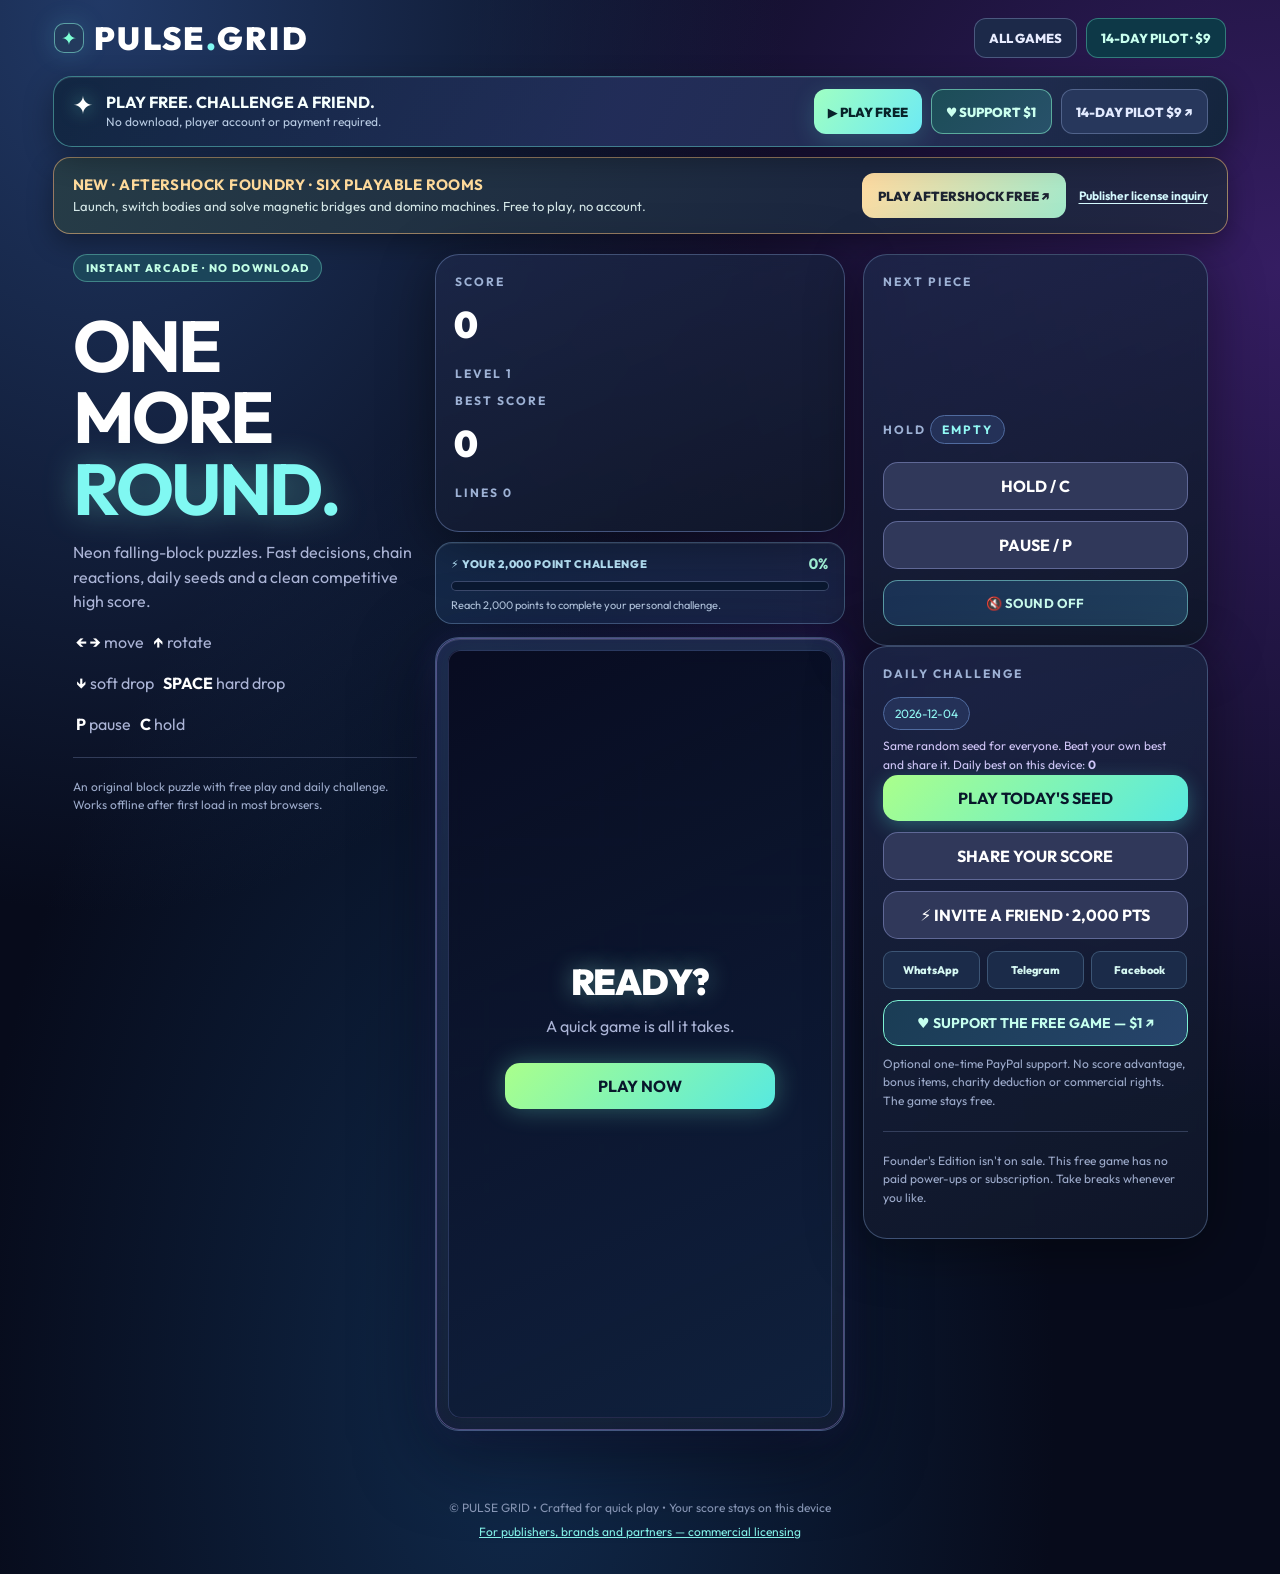
<file: pulse-grid/index.html>
<!doctype html>
<html lang="en" dir="ltr"><head><meta charset="utf-8"><meta name="viewport" content="width=device-width,initial-scale=1,viewport-fit=cover"><meta name="theme-color" content="#08091b"><title>PULSE GRID — Free Neon Falling Block Puzzle Game Online</title>
<meta name="description" content="Play PULSE GRID free in your browser. A neon falling-block arcade puzzle with daily challenges, local high scores and one-tap score sharing. No download or account. Works on phone and desktop.">
<meta name="robots" content="index,follow,max-image-preview:large">
<link rel="canonical" href="https://pulse-grid-arcade.onrender.com/">
<meta property="og:type" content="website">
<meta property="og:site_name" content="PULSE GRID">
<meta property="og:title" content="PULSE GRID — Can You Beat My High Score?">
<meta property="og:description" content="Drop blocks. Clear lines. Chase one more round. Play this free neon puzzle in your browser — no download needed.">
<meta property="og:url" content="https://pulse-grid-arcade.onrender.com/">
<meta property="og:image" content="https://pulse-grid-arcade.onrender.com/cover.png">
<meta property="og:image:width" content="1200"><meta property="og:image:height" content="630">
<meta name="twitter:card" content="summary_large_image">
<meta name="twitter:title" content="PULSE GRID — Free Arcade Puzzle">
<meta name="twitter:description" content="A fast neon block puzzle. Daily challenge. Beat my score. Play free.">
<meta name="twitter:image" content="https://pulse-grid-arcade.onrender.com/cover.png">
<link rel="icon" href="/favicon.svg" type="image/svg+xml">
<link rel="manifest" href="/manifest.webmanifest">
<script type="application/ld+json">{"@context":"https://schema.org","@type":"VideoGame","name":"PULSE GRID","description":"Free neon falling-block arcade puzzle for desktop and mobile browsers, with daily challenges, local high scores, and shareable score challenges.","url":"https://pulse-grid-arcade.onrender.com/","genre":["Puzzle","Arcade","Casual"],"playMode":"SinglePlayer","gamePlatform":["Web browser","Mobile Web"],"applicationCategory":"Game","isAccessibleForFree":true,"inLanguage":"en"}</script><style>
@import url('https://fonts.googleapis.com/css2?family=Outfit:wght@400;500;700;900&display=swap');
:root{color-scheme:dark;--c:#80f8f2;--p:#b295ff;--bg:#08091b;--card:#151938}*{box-sizing:border-box}body{margin:0;font-family:Outfit,system-ui,sans-serif;background:radial-gradient(ellipse at 20% 0,#263262 0,transparent 50%),radial-gradient(ellipse at 90% 50%,#301443 0,transparent 55%),var(--bg);color:white;min-height:100vh;overflow-x:hidden}button{font:inherit;cursor:pointer;touch-action:manipulation}header{max-width:1100px;margin:auto;padding:24px 22px 6px;display:flex;justify-content:space-between;align-items:center;gap:12px}header b{font-weight:900;letter-spacing:3px;font-size:clamp(22px,4vw,38px)}.dot{color:var(--c)}.tag{border:1px solid #5e638d;border-radius:100px;padding:8px 12px;color:#d6d9f8;font-size:12px}main{max-width:1100px;margin:6px auto;padding:14px 20px 24px;display:grid;grid-template-columns:minmax(190px,1fr) minmax(290px,400px) minmax(170px,1fr);gap:22px;align-items:start}h1{font-size:clamp(38px,6vw,66px);line-height:1.02;letter-spacing:-2px;margin:28px 0 8px}h1 span{color:var(--c)}p{color:#abb4d6;line-height:1.55}.side,.well{background:linear-gradient(140deg,#1b2246c9,#10152edc);border:1px solid #58618c88;box-shadow:0 10px 55px #0006;border-radius:24px;padding:19px}.side h2{font-size:12px;letter-spacing:2px;color:#9db1d4;margin:0 0 12px}.metric{font-size:clamp(22px,3vw,37px);font-weight:900;font-variant-numeric:tabular-nums;margin:0 0 18px}.metric small{font-size:12px;color:#98aac5}.well{padding:12px;position:relative;border-color:#8b72ef9e;box-shadow:0 0 45px #634dea24,inset 0 0 20px #a36df414}#board{display:block;width:100%;aspect-ratio:1/2;border-radius:13px;background:#0b1026;touch-action:none}#next{width:120px;height:110px;display:block;max-width:100%}.btn{border:1px solid #a6aeef66;border-radius:15px;background:#30385a;color:white;padding:13px 17px;min-height:46px;font-weight:700}.btn.primary{border:0;background:linear-gradient(135deg,#aaff8b,#57e9e0);color:#08172b;box-shadow:0 5px 20px #57e9e04d}.btn.support{display:flex;justify-content:center;align-items:center;text-decoration:none;white-space:normal;border:1px solid #7cf1d3;background:linear-gradient(120deg,#1a3d55,#27446b);color:#c5ffee;font-size:14px;line-height:1.3}.btn.support:focus-visible{outline:3px solid #99ffbc;outline-offset:3px}#supportOverlay[hidden]{display:none}.btn:active{transform:translateY(2px)}.stack{display:grid;gap:11px}.line{border-top:1px solid #53608488;margin:20px 0}.tiny{font-size:12px;color:#9dabcb}.how{padding:0 3px}.how b{color:white}.controls{display:grid;grid-template-columns:repeat(4,1fr);gap:8px;margin-top:12px}.controls button{font-size:22px;padding:10px 3px;border-radius:12px;border:1px solid #b2b7f45a;color:#fff;background:#333c65}footer{text-align:center;color:#8c9bbb;padding:15px 20px 35px;font-size:12px}#overlay{position:absolute;inset:12px;border-radius:13px;background:#060a1bd9;display:flex;flex-direction:column;align-items:center;justify-content:center;text-align:center;padding:14px;backdrop-filter:blur(7px)}#overlay h2{font-size:36px;margin:0 0 4px}#overlay p{margin:6px 0 16px}#overlay[hidden]{display:none}#toast{min-height:24px;color:#8bf9cc;font-size:13px;text-align:center}.chip{display:inline-block;background:#243158;border:1px solid #506b9f;border-radius:50px;padding:6px 11px;color:#91f8f4;font-size:12px;margin:4px 4px 6px 0}#daily{font-size:12px;color:#d1c6f8;line-height:1.6}a{color:#8ef3e7}@media(max-width:850px){main{max-width:500px;grid-template-columns:1fr;gap:12px;padding:4px 14px 18px}header{padding:12px 17px}.side{padding:13px}.intro{display:none}.right{display:grid;grid-template-columns:1fr 1fr;gap:10px}.right .line{display:none}.right .full{grid-column:1/-1}.well{max-width:410px;width:100%;justify-self:center}.left{display:flex;gap:13px;justify-content:space-between}.left section{flex:1}.metric{font-size:25px;margin:0}.tag{font-size:10px}.controls{margin-top:8px}.how{display:none}}@media(min-width:851px){.controls{display:none}}@media(max-height:720px) and (max-width:850px){#board{max-height:58vh;width:auto;margin:auto}.well{display:flex;flex-direction:column;align-items:stretch}}

/* pulse-design-v2: motion-conscious, touch-first conversion & gameplay polish */
:root{--glowMint:#79f8d2;--glowBlue:#6ce3ff;--ink:#081227}
body{background:radial-gradient(ellipse at 8% 0%,#213966 0,transparent 41%),radial-gradient(ellipse at 100% 17%,#351d62 0,transparent 47%),radial-gradient(ellipse at 40% 90%,#10294a 0,transparent 50%),#070b1b}
.site-header{max-width:1220px;gap:14px;padding:18px 24px 10px;position:relative;z-index:3}
.brand-lock{display:flex;align-items:center;gap:10px;min-width:0}
.brand-lock b{font-weight:900;font-size:clamp(22px,3.1vw,32px);letter-spacing:2.3px}
.brand-symbol{display:inline-flex;width:30px;height:30px;align-items:center;justify-content:center;border:1px solid #8ef9e388;border-radius:10px;color:#7effd5;background:#233a5d;font-size:19px;box-shadow:0 0 26px #6de9ff2e}
.header-actions{display:flex;align-items:center;gap:9px;flex-wrap:wrap;justify-content:flex-end}
.header-actions a{text-decoration:none;font-weight:800;font-size:13px;padding:10px 14px;min-height:40px;display:inline-flex;align-items:center;justify-content:center;border-radius:12px;transition:transform .18s ease,background .2s ease,box-shadow .2s ease}
.header-actions .nav-games{color:#e8ecff;border:1px solid #8391be76;background:#1c2949}
.header-actions .nav-business{color:#c8ffee;border:1px solid #65d8c36b;background:#0d3847}
.header-actions .nav-support{color:#091f25;background:linear-gradient(125deg,#a1ffd0,#71eafa);box-shadow:0 5px 19px #66f3e33b}
.header-actions a:hover,.offer-btn:hover,.btn:hover{transform:translateY(-2px)}
a:focus-visible,button:focus-visible{outline:3px solid #fcffab!important;outline-offset:3px}
.hero-offer{max-width:1175px;margin:8px auto 2px;padding:12px 19px;display:flex;align-items:center;justify-content:space-between;gap:18px;border:1px solid #6ce6d977;background:linear-gradient(110deg,#122743,#1d2350 48%,#13243c);border-radius:19px;box-shadow:inset 0 1px 0 #ffffff18,0 10px 30px #0005;position:relative;overflow:hidden}
.hero-offer::before{content:"";position:absolute;inset:0;pointer-events:none;background:linear-gradient(120deg,transparent 2%,#6dfff40b 43%,#b2a3ff13 75%,transparent);animation:offerBreath 14s ease-in-out infinite alternate}
.hero-offer-copy{position:relative;display:flex;align-items:flex-start;gap:13px;min-width:0}
.hero-offer-emblem{font-size:25px;line-height:1.1;flex-shrink:0;filter:drop-shadow(0 0 9px #6dffd99d)}
.hero-offer strong{font-size:16px;color:#f6fffe;display:block}
.hero-offer small{display:block;font-size:12px;color:#b9cce4;margin-top:2px;line-height:1.4}
.hero-offer-actions{position:relative;display:flex;gap:9px;align-items:center;flex-shrink:0}
.offer-btn{white-space:nowrap;display:inline-flex;align-items:center;justify-content:center;min-height:45px;padding:10px 14px;text-decoration:none;font-size:13px;border-radius:12px;font-weight:850;transition:transform .18s ease,box-shadow .18s ease}
.offer-btn.pay{background:linear-gradient(125deg,#9fffc3,#6deaf4);color:#08232a;box-shadow:0 6px 23px #65ffe62b}
.offer-btn.license{color:#e2eaff;background:#27375c;border:1px solid #8a9eca6d}
main{max-width:1175px;grid-template-columns:minmax(170px,1fr) minmax(300px,410px) minmax(190px,1fr);gap:18px;padding-top:14px}
.intro h1{font-size:clamp(43px,6vw,72px);letter-spacing:-3px;line-height:.99}
.intro h1 span{filter:drop-shadow(0 0 16px #7df7de55)}
.intro .intro-badge{display:inline-flex;color:#c2ffe6;font-size:11px;letter-spacing:.12em;font-weight:800;border-radius:30px;background:#1b455a;border:1px solid #7ae7cf63;padding:6px 12px}
.side,.well{backdrop-filter:blur(8px);background:linear-gradient(158deg,#1d284aca,#101729ee);border-color:#6a80b187}
.well{box-shadow:0 22px 76px #060815a8,0 0 32px #7558eb28,inset 0 0 22px #6484ff1b;isolation:isolate;animation:boardArrival .7s ease-out both}
.well::before{content:"";position:absolute;inset:0;pointer-events:none;border-radius:24px;border:1px solid #bca3ff58;box-shadow:inset 0 1px 0 #ffffff22;z-index:1}
#board{background:linear-gradient(180deg,#0a132a,#0a1024);box-shadow:0 0 21px #6de9ff16}
#overlay{z-index:4;background:linear-gradient(155deg,#080b20dc,#102340e8);border:1px solid #9eabfb30}
#overlay h2{font-weight:900;text-shadow:0 0 23px #8ef6de66;letter-spacing:-1px}
#overlay .btn.primary{box-shadow:0 0 26px #77ffd84f}
#clearEffects{position:absolute;inset:12px;pointer-events:none;z-index:3;overflow:hidden;border-radius:14px}
.clear-particle{position:absolute;left:50%;top:48%;width:8px;height:14px;border-radius:2px;opacity:0;background:var(--color,#90ffe8);box-shadow:0 0 13px var(--color,#90ffe8);animation:clearBurst .7s cubic-bezier(.1,.4,.3,1) forwards}
.metric{transition:color .25s ease}
.metric.score-pop{animation:scorePop .45s ease-out;color:#a2ffcf}
.btn{transition:transform .15s ease,box-shadow .2s ease,border-color .2s ease}
.btn.primary:hover{box-shadow:0 8px 26px #57e9e078}
.tiny{line-height:1.55}
#supportOverlay.btn.support{font-size:13px}
.right .side{border-color:#6b87af77}
#toast{font-weight:800;letter-spacing:.02em}
.game-legibility{display:block;color:#b7d0e4;font-size:11px;margin-top:5px}
@keyframes offerBreath{from{opacity:.4;transform:translateX(-2%)}to{opacity:1;transform:translateX(2%)}}
@keyframes scorePop{0%{transform:scale(1);filter:brightness(1)}45%{transform:scale(1.14);filter:brightness(1.35)}100%{transform:scale(1);filter:brightness(1)}}
@keyframes clearBurst{0%{opacity:.95;transform:translate(-50%,-50%) scale(.7) rotate(0deg)}100%{opacity:0;transform:translate(calc(-50% + var(--dx,0px)),calc(-50% + var(--dy,0px))) scale(.25) rotate(var(--rot,120deg))}}
@keyframes boardArrival{from{opacity:.3;transform:translateY(14px)}to{opacity:1;transform:translateY(0)}}
@media(max-width:900px){.site-header{padding:11px 15px 7px}.header-actions .nav-games{display:none}.hero-offer{margin:6px 12px 3px;padding:11px 13px}.hero-offer strong{font-size:13px}.hero-offer small{font-size:11px}.hero-offer-emblem{font-size:20px}.hero-offer-actions{gap:7px}.offer-btn{padding:9px 10px;font-size:12px;min-height:40px}}
@media(max-width:850px){main{grid-template-columns:1fr;max-width:500px}.hero-offer{max-width:500px}.right .side{border-radius:18px}.well{border-radius:20px}.header-actions .nav-business{display:none}.intro{display:none}}
@media(max-width:520px){.site-header{padding:10px 12px 6px}.brand-symbol{width:25px;height:25px}.brand-lock b{font-size:21px;letter-spacing:1.5px}.header-actions a{padding:8px 11px;min-height:38px;font-size:12px}.hero-offer{align-items:stretch;gap:9px;padding:10px 11px;border-radius:13px;flex-wrap:wrap}.hero-offer-copy{width:100%;align-items:center}.hero-offer-actions{width:100%}.offer-btn{flex:1}.hero-offer small{display:none}.hero-offer strong{font-size:12px}.hero-offer-emblem{font-size:17px}.hero-offer-copy{gap:7px}main{padding-top:7px}.well{padding:9px}.side{padding:12px}}
@media(prefers-reduced-motion:reduce){*,*:before,*:after{animation-duration:.01ms!important;animation-iteration-count:1!important;scroll-behavior:auto!important;transition-duration:.01ms!important}.clear-particle{display:none}}
/* Launch polish: reduce first-screen friction on phones, prioritize the game. */
@media(max-width:900px){.header-actions .nav-games{display:inline-flex}}
@media(max-width:850px){#board{width:min(100%, calc(58svh / 2), 275px);height:auto;max-height:58svh;margin:0 auto}}
@media(max-width:520px){.hero-offer{display:none}.site-header{padding-bottom:8px}main{padding-top:4px}}



.social-share-links{display:flex;gap:7px;flex-wrap:wrap;justify-content:center;margin-top:1px}
.social-share-links a{flex:1 1 70px;display:inline-flex;justify-content:center;align-items:center;padding:8px 5px;min-height:38px;border-radius:9px;background:#1b2b49;color:#d4f6f1;text-decoration:none;border:1px solid #6387a975;font-size:11px;font-weight:800}
.social-share-links a:hover{background:#274b61}
.social-share-links a:focus-visible{outline:3px solid #feffbd;outline-offset:2px}

/* pulse-progress-v3: honest progress feedback and mobile-first payment choices */
.offer-btn.tip{background:linear-gradient(135deg,#1c4d57,#28516a);color:#caffee;border:1px solid #8cf8d48c}
.offer-btn.tip:hover{box-shadow:0 0 18px #6bffe43d}
.challenge-progress{background:linear-gradient(110deg,#162b4cdd,#1b2649dd);border:1px solid #7297ba7e;border-radius:17px;padding:11px 15px;margin:10px 0 13px;box-shadow:inset 0 1px 0 #ffffff17}
.progress-caption{display:flex;justify-content:space-between;align-items:center;gap:7px;font-size:11px;font-weight:850;letter-spacing:.06em;color:#bceaff}
.progress-caption strong{font-size:15px;font-variant-numeric:tabular-nums;color:#abffe3}
.progress-track{height:10px;border-radius:99px;background:#0b1931;border:1px solid #7382b077;overflow:hidden;margin-top:8px;position:relative}
.progress-fill{width:0%;height:100%;border-radius:99px;background:linear-gradient(90deg,#57e7f0,#a3ffa5);box-shadow:0 0 18px #65f3d899;transition:width .35s cubic-bezier(.2,.55,.3,1)}
.progress-subtitle{font-size:11px;color:#b7cae3;margin:7px 0 0;line-height:1.3}
.progress-complete{border-color:#98ffc6;box-shadow:0 0 23px #70ffc428;animation:progressGlow 1.3s ease-out}
@keyframes progressGlow{0%{filter:brightness(1)}40%{filter:brightness(1.3)}100%{filter:brightness(1)}}
@media(max-width:850px){.challenge-progress{width:100%;max-width:410px;margin:8px auto}}
@media(max-width:520px){
.hero-offer{display:block!important;padding:8px 10px!important;max-width:500px;margin:4px 12px 6px!important;border-radius:13px}
.hero-offer-copy{display:none}
.hero-offer-actions{display:grid;grid-template-columns:repeat(3,minmax(0,1fr));width:100%;gap:6px;flex-wrap:nowrap}
.hero-offer-actions .offer-btn{font-size:11px;min-height:43px;padding:9px 3px;white-space:normal;text-align:center;line-height:1.25}
.site-header{padding-bottom:5px}
.challenge-progress{padding:8px 12px;margin:6px auto 10px}
.progress-caption{font-size:10px}
.progress-subtitle{font-size:10px}
}
@media(prefers-reduced-motion:reduce){.progress-fill{transition:none}.progress-complete{animation:none}}


/* Optional native oscillator audio: never autoplay */
.sound-toggle{border-color:#89e7e18a;background:linear-gradient(135deg,#1a3154,#203f5c);color:#c9fbed;font-size:13px;letter-spacing:.04em}
.sound-toggle[aria-pressed="true"]{background:linear-gradient(125deg,#175045,#214a58);border-color:#97ffcd;color:#e7fff2}
.sound-toggle:focus-visible{outline:3px solid #faff9c;outline-offset:3px}

/* Discoverability for the newer, playable physics game without changing the main puzzle flow. */
.featured-foundry{max-width:1175px;margin:10px auto 6px;padding:15px 19px;border-radius:17px;border:1px solid #ffc47f88;background:linear-gradient(110deg,#263c47,#1b263f 68%,#222543);display:flex;align-items:center;justify-content:space-between;gap:18px;box-shadow:0 9px 26px #0005}
.featured-foundry .featured-copy{display:flex;flex-direction:column;gap:3px;min-width:0}
.featured-foundry strong{color:#ffdb9c;font-size:15px;letter-spacing:.03em}
.featured-foundry .featured-desc{font-size:13px;color:#d5e8e8;line-height:1.45}
.featured-foundry .featured-actions{display:flex;align-items:center;gap:13px;flex-wrap:wrap;flex-shrink:0}
.featured-foundry .featured-play{display:inline-flex;align-items:center;justify-content:center;min-height:45px;padding:10px 16px;border-radius:12px;background:linear-gradient(120deg,#ffdaa0,#a2e9cb);color:#1c2331;text-decoration:none;font-weight:850;font-size:13px}
.featured-foundry .featured-terms{color:#d5faff;font-weight:650;font-size:12px;text-underline-offset:3px}
.featured-foundry a:focus-visible{outline:3px solid #fcffab;outline-offset:3px}
@media(max-width:850px){.featured-foundry{margin:9px 13px 6px;flex-direction:column;align-items:stretch;padding:14px}.featured-foundry .featured-actions{width:100%;justify-content:space-between}.featured-foundry .featured-play{flex:1}}
@media(prefers-reduced-motion:reduce){.featured-foundry a{transition:none}}
</style></head><body><header class="site-header"><div class="brand-lock"><span class="brand-symbol" aria-hidden="true">✦</span><b>PULSE<span class="dot">.</span>GRID</b></div><nav class="header-actions" aria-label="Main navigation"><a class="nav-games" href="/arcade.html">ALL GAMES</a><a class="nav-business" href="/license-order.html?offer=pilot">14-DAY PILOT · $9</a></nav></header><section class="hero-offer" aria-label="Free game and optional support"><div class="hero-offer-copy"><span class="hero-offer-emblem" aria-hidden="true">✦</span><div><strong>PLAY FREE. CHALLENGE A FRIEND.</strong><small>No download, player account or payment required.</small></div></div><div class="hero-offer-actions"><a class="offer-btn pay" href="#play" aria-label="Go straight to the free playable game">▶ PLAY FREE</a><a class="offer-btn tip" href="https://paypal.me/DANEFFRIMK/1USD" target="_blank" rel="noopener noreferrer" aria-label="Optional one dollar support, no game benefits">♥ SUPPORT $1</a><a class="offer-btn license" href="/license-order.html?offer=pilot" aria-label="Business license pilot from nine dollars, terms required before payment">14-DAY PILOT $9 ↗</a></div></section><section class="featured-foundry" aria-label="Discover AFTERSHOCK FOUNDRY, a free physics puzzle game"><div class="featured-copy"><strong>NEW · AFTERSHOCK FOUNDRY · SIX PLAYABLE ROOMS</strong><span class="featured-desc">Launch, switch bodies and solve magnetic bridges and domino machines. Free to play, no account.</span></div><div class="featured-actions"><a class="featured-play" href="/aftershock/foundry.html?lang=en">PLAY AFTERSHOCK FREE ↗</a><a class="featured-terms" href="/aftershock/studio.html#pilot">Publisher license inquiry</a></div></section><main><aside class="intro"><span class="intro-badge">INSTANT ARCADE · NO DOWNLOAD</span><h1>ONE MORE<br><span>ROUND.</span></h1><p>Neon falling-block puzzles. Fast decisions, chain reactions, daily seeds and a clean competitive high score.</p><div class="how"><p><b>← →</b> move &nbsp; <b>↑</b> rotate</p><p><b>↓</b> soft drop &nbsp; <b>SPACE</b> hard drop</p><p><b>P</b> pause &nbsp; <b>C</b> hold</p></div><div class="line"></div><p class="tiny">An original block puzzle with free play and daily challenge. Works offline after first load in most browsers.</p></aside><section id="play"><div class="left side"><section><h2>SCORE</h2><div id="score" class="metric">0</div><h2>LEVEL <strong id="level">1</strong></h2></section><section><h2>BEST SCORE</h2><div id="best" class="metric">0</div><h2>LINES <strong id="lines">0</strong></h2></section></div><section id="challengeProgress" class="challenge-progress" aria-label="Progress toward a personal score challenge"><div class="progress-caption"><span>⚡ YOUR 2,000 POINT CHALLENGE</span><strong id="goalPct">0%</strong></div><div class="progress-track" id="progressTrack" role="progressbar" aria-label="Points scored toward a 2,000 point personal challenge" aria-valuemin="0" aria-valuemax="2000" aria-valuenow="0"><div class="progress-fill" id="progressFill"></div></div><p id="goalStatus" class="progress-subtitle">Reach 2,000 points to complete your personal challenge.</p></section><div class="well"><canvas id="board" width="320" height="640" aria-label="Falling blocks puzzle"></canvas><div id="clearEffects" aria-hidden="true"></div><div id="overlay"><h2 id="overTitle">READY?</h2><p id="overDesc">A quick game is all it takes.</p><div class="stack" style="width:min(270px,95%);margin-top:8px"><button id="start" class="btn primary">PLAY NOW</button><button id="shareOverlay" class="btn" hidden>CHALLENGE A FRIEND ↗</button><a id="supportOverlay" class="btn support" href="https://paypal.me/DANEFFRIMK/1USD" target="_blank" rel="noopener noreferrer" hidden aria-label="Optional 1 USD support for PULSE GRID via PayPal">♥ ENJOYED THE GAME? SUPPORT $1 ↗</a></div></div></div><div class="controls"><button id="left" aria-label="Move left">◀</button><button id="rot" aria-label="Rotate">⟳</button><button id="right" aria-label="Move right">▶</button><button id="drop" aria-label="Hard drop">⤓</button></div><div id="toast" aria-live="polite"></div></section><aside class="right"><div class="side"><h2>NEXT PIECE</h2><canvas id="next" width="120" height="110"></canvas><h2>HOLD <span id="held" class="chip">EMPTY</span></h2><div class="stack"><button id="hold" class="btn">HOLD / C</button><button id="pause" class="btn">PAUSE / P</button><button id="soundToggle" type="button" class="btn sound-toggle" aria-pressed="false" aria-label="Enable optional game sound effects">🔇 SOUND OFF</button></div></div><div class="side full"><h2>DAILY CHALLENGE</h2><div id="daily"></div><p id="challengeBox" class="tiny" hidden></p><div class="stack"><button id="dailyStart" class="btn primary">PLAY TODAY'S SEED</button><button id="share" class="btn">SHARE YOUR SCORE</button><button id="invite" class="btn" aria-label="Invite a friend to try the 2000-point challenge">⚡ INVITE A FRIEND · 2,000 PTS</button><div class="social-share-links" aria-label="Share this free game voluntarily"><a href="https://wa.me/?text=Play%20PULSE%20GRID%20free%20in%20your%20browser.%20Can%20you%20score%202%2C000%3F%20No%20install%20or%20account.%0Ahttps%3A%2F%2Fpulse-grid-arcade.onrender.com%2F%3Fgoal%3D2000%26src%3Dfriend" target="_blank" rel="noopener noreferrer" aria-label="Share free 2000 point game challenge to a WhatsApp chat">WhatsApp</a><a href="https://t.me/share/url?url=https%3A%2F%2Fpulse-grid-arcade.onrender.com%2F%3Fgoal%3D2000%26src%3Dfriend&text=Play%20PULSE%20GRID%20free%20in%20your%20browser.%20Can%20you%20score%202%2C000%3F%20No%20install%20or%20account." target="_blank" rel="noopener noreferrer" aria-label="Share free 2000 point game challenge in Telegram">Telegram</a><a href="https://www.facebook.com/sharer/sharer.php?u=https%3A%2F%2Fpulse-grid-arcade.onrender.com%2F%3Fgoal%3D2000%26src%3Dfriend" target="_blank" rel="noopener noreferrer" aria-label="Share free 2000 point game challenge on Facebook">Facebook</a></div><a class="btn support" href="https://paypal.me/DANEFFRIMK/1USD" target="_blank" rel="noopener noreferrer" aria-label="Optional one-dollar PayPal support for PULSE GRID">♥ SUPPORT THE FREE GAME — $1 ↗</a></div><p class="tiny" style="margin:9px 0 0">Optional one-time PayPal support. No score advantage, bonus items, charity deduction or commercial rights. The game stays free.</p><div class="line"></div><p class="tiny">Founder's Edition isn't on sale. This free game has no paid power-ups or subscription. Take breaks whenever you like.</p></div></aside></main><footer>© PULSE GRID • Crafted for quick play • Your score stays on this device<br><a href="/partners.html" style="display:inline-block;margin-top:9px;color:#83f2e8">For publishers, brands and partners — commercial licensing</a></footer><script>
// Local scores are optional: keep the game playable in private browsing and
// storage-restricted environments (no account or server-side storage).
function storageGet(key){try{return window.localStorage.getItem(key)}catch(e){return null}}
function storageSet(key,value){try{window.localStorage.setItem(key,String(value))}catch(e){}}
const W=10,H=20,C=32,cv=document.getElementById('board'),cx=cv.getContext('2d'),nc=document.getElementById('next'),nx=nc.getContext('2d');
const shapes=[[[1,1,1,1]],[[1,1],[1,1]],[[0,1,0],[1,1,1]],[[0,1,1],[1,1,0]],[[1,1,0],[0,1,1]],[[1,0,0],[1,1,1]],[[0,0,1],[1,1,1]]];
const palette=['#47e8f0','#fff181','#c78fff','#6df9ba','#ff789a','#76a8ff','#ffb46c'];let grid=[],cur=null,next=null,stored=-1,heldUsed=false,bag=[],score=0,lines=0,level=1,active=false,paused=false,dailyMode=false,seed=0,last=0,acc=0,raf=0,best=Number(storageGet('pulsegrid-best')||0);document.getElementById('best').textContent=best.toLocaleString();const $=id=>document.getElementById(id);
function random(){if(!dailyMode)return Math.random();seed=(Math.imul(1664525,seed)+1013904223)>>>0;return seed/4294967296}
function refill(){bag=[0,1,2,3,4,5,6];for(let i=bag.length-1;i>0;i--){const j=Math.floor(random()*(i+1));[bag[i],bag[j]]=[bag[j],bag[i]]}}
function take(){if(!bag.length)refill();const k=bag.pop();return {k,m:shapes[k].map(r=>[...r]),x:3,y:-1}}
function coll(p,dx=0,dy=0,m=p.m){return m.some((row,y)=>row.some((v,x)=>v && (p.x+x+dx<0||p.x+x+dx>=W||p.y+y+dy>=H||(p.y+y+dy>=0&&grid[p.y+y+dy]?.[p.x+x+dx]>=0))))}
function newPiece(){cur=next||take();next=take();cur.x=Math.floor((W-cur.m[0].length)/2);cur.y=-1;heldUsed=false;if(coll(cur)){end()}paintNext()}
function rotate(){if(!active||paused)return;const m=cur.m[0].map((_,i)=>cur.m.map(row=>row[i]).reverse());for(const dx of [0,-1,1,-2,2])if(!coll(cur,dx,0,m)){cur.x+=dx;cur.m=m;soundCue("rotate");return}}
function move(dx){if(active&&!paused&&!coll(cur,dx))cur.x+=dx}
function step(){if(!coll(cur,0,1)){cur.y++;return}lock()}


// Optional, independently synthesized sound effects; off by default.
// No audio is downloaded and AudioContext is created only on user action.
let soundEnabled=false,soundContext=null;
function shortTone(freq,duration=.07,type='sine',volume=.017,delay=0){
 if(!soundEnabled||!soundContext)return;
 try{
  const at=soundContext.currentTime+delay;
  const oscillator=soundContext.createOscillator();
  const amp=soundContext.createGain();
  oscillator.type=type;
  oscillator.frequency.setValueAtTime(freq,at);
  amp.gain.setValueAtTime(Math.max(.001,volume),at);
  amp.gain.exponentialRampToValueAtTime(.001,at+duration);
  oscillator.connect(amp);amp.connect(soundContext.destination);
  oscillator.start(at);oscillator.stop(at+duration+.02);
 }catch(e){}
}
function soundCue(cue,strength=1){
 if(!soundEnabled)return;
 if(cue==='rotate')shortTone(520,.045,'sine',.012);
 else if(cue==='land')shortTone(155,.04,'triangle',.012);
 else if(cue==='hold')shortTone(380,.065,'sine',.014);
 else if(cue==='start'){shortTone(440,.06,'sine',.02);shortTone(660,.08,'sine',.018,.085);}
 else if(cue==='clear'){
   const notes=[523.25,659.26,783.99,1046.5];
   for(let i=0;i<Math.min(4,strength+1);i++)shortTone(notes[i],.12,'sine',.023,.055*i);
 }
 else if(cue==='end'){shortTone(370,.1,'sine',.016);shortTone(294,.13,'sine',.014,.11);}
}
function showSoundState(){
 const button=$('soundToggle');button.textContent=soundEnabled?'🔊 SOUND ON':'🔇 SOUND OFF';
 button.setAttribute('aria-pressed',String(soundEnabled));
 button.setAttribute('aria-label',soundEnabled?'Disable game sound effects':'Enable optional game sound effects');
}
function toggleSound(){
 if(soundEnabled){
  soundEnabled=false;
  if(soundContext?.suspend)Promise.resolve(soundContext.suspend()).catch(()=>{});
  showSoundState();return;
 }
 const Constructor=window.AudioContext||window.webkitAudioContext;
 if(!Constructor){flash('SOUND NOT AVAILABLE');return;}
 try{
  if(!soundContext)soundContext=new Constructor();
  const started=soundContext.resume?.();
  soundEnabled=true;showSoundState();
  if(started&&typeof started.catch==='function')started.catch(()=>{soundEnabled=false;showSoundState()});
  soundCue('start');
 }catch(e){soundEnabled=false;showSoundState();flash('SOUND NOT AVAILABLE');}
}

function celebrateClear(rows){
 if(window.matchMedia && window.matchMedia('(prefers-reduced-motion: reduce)').matches)return;
 const stage=$('clearEffects');if(!stage)return;
 const max=Math.min(10+rows*5,30);
 for(let i=0;i<max;i++){
  const particle=document.createElement('span');particle.className='clear-particle';
  particle.style.setProperty('--dx',(Math.random()*280-140).toFixed(0)+'px');
  particle.style.setProperty('--dy',(Math.random()*230-150).toFixed(0)+'px');
  particle.style.setProperty('--rot',(Math.random()*650-325).toFixed(0)+'deg');
  particle.style.setProperty('--color',palette[Math.floor(Math.random()*palette.length)]);
  particle.style.animationDelay=(Math.random()*.12).toFixed(2)+'s';
  particle.addEventListener('animationend',()=>particle.remove(),{once:true});
  stage.appendChild(particle);
 }
 const scoreView=$('score');scoreView.classList.remove('score-pop');
 void scoreView.offsetWidth;scoreView.classList.add('score-pop');
 scoreView.addEventListener('animationend',()=>scoreView.classList.remove('score-pop'),{once:true});
}

function lock(){cur.m.forEach((row,y)=>row.forEach((v,x)=>{if(v&&cur.y+y>=0)grid[cur.y+y][cur.x+x]=cur.k}));let count=0;for(let y=H-1;y>=0;){if(grid[y].every(v=>v>=0)){grid.splice(y,1);grid.unshift(Array(W).fill(-1));count++}else y--}if(count){lines+=count;score+=[0,100,300,500,800][count]*level;level=1+Math.floor(lines/10);flash(count===4?'QUAD CLEAR!':count+' LINE'+(count>1?'S':''));celebrateClear(count);soundCue('clear',count)}else soundCue('land');newPiece();update()}
function drop(){if(!active||paused)return;let n=0;while(!coll(cur,0,1)){cur.y++;n++}score+=n*2;lock()}
function soft(){if(!active||paused)return;if(!coll(cur,0,1)){cur.y++;score++;update()}else lock()}
function hold(){if(!active||paused||heldUsed)return;const old=cur.k;if(stored<0){stored=old;newPiece()}else{cur={k:stored,m:shapes[stored].map(r=>[...r]),x:3,y:-1};stored=old;if(coll(cur)){end()}}heldUsed=true; soundCue('hold');$('held').textContent=stored<0?'EMPTY':['I','O','T','S','Z','J','L'][stored]}
let goalAnnounced=false;
function update(){
 $('score').textContent=score.toLocaleString();
 $('lines').textContent=lines;
 $('level').textContent=level;
 const progress=Math.min(2000,Math.max(0,score));
 const percent=Math.min(100,Math.round(progress/20));
 $('progressFill').style.width=percent+'%';
 $('goalPct').textContent=percent+'%';
 $('progressTrack').setAttribute('aria-valuenow',String(progress));
 $('goalStatus').textContent=score>=2000?'Goal reached! Keep playing if you want.':(2000-progress).toLocaleString()+' points to your personal goal.';
 if(score>=2000&&!goalAnnounced){
   goalAnnounced=true;
   if(active)flash('PERSONAL GOAL COMPLETE!');
   $('challengeProgress').classList.add('progress-complete');
 }
}
function rounded(g,x,y,s,r){g.beginPath();g.roundRect(x,y,s,s,r);g.fill()}
function square(g,x,y,s,k,alpha=1){g.save();g.globalAlpha=alpha;g.fillStyle=palette[k];g.shadowColor=palette[k];g.shadowBlur=s*.35;rounded(g,x+2,y+2,s-4,5);g.shadowBlur=0;g.fillStyle='#ffffff65';g.fillRect(x+6,y+5,s-12,3);g.fillStyle='#09142755';g.fillRect(x+5,y+s-10,s-10,4);g.restore()}
function paint(){cx.fillStyle='#0b1026';cx.fillRect(0,0,320,640);cx.lineWidth=1;cx.strokeStyle='#ffffff0b';for(let x=0;x<=W;x++){cx.beginPath();cx.moveTo(x*C,0);cx.lineTo(x*C,H*C);cx.stroke()}for(let y=0;y<=H;y++){cx.beginPath();cx.moveTo(0,y*C);cx.lineTo(W*C,y*C);cx.stroke()}grid.forEach((r,y)=>r.forEach((k,x)=>{if(k>=0)square(cx,x*C,y*C,C,k)}));if(cur&&active){let gy=cur.y;while(!coll({...cur,y:gy},0,1))gy++;cur.m.forEach((r,y)=>r.forEach((v,x)=>{if(v&&gy+y>=0)square(cx,(cur.x+x)*C,(gy+y)*C,C,cur.k,.19)}));cur.m.forEach((r,y)=>r.forEach((v,x)=>{if(v&&cur.y+y>=0)square(cx,(cur.x+x)*C,(cur.y+y)*C,C,cur.k)}))}}
function paintNext(){nx.clearRect(0,0,120,110);if(!next)return;const m=next.m,s=26,offx=(120-m[0].length*s)/2,offy=(110-m.length*s)/2;m.forEach((r,y)=>r.forEach((v,x)=>{if(v)square(nx,offx+x*s,offy+y*s,s,next.k)}))}
function overlay(title,desc,button){$('overTitle').textContent=title;$('overDesc').textContent=desc;$('start').textContent=button;$('overlay').hidden=false}
function end(){active=false;cancelAnimationFrame(raf);if(score>best){best=score;storageSet('pulsegrid-best',best);$('best').textContent=best.toLocaleString()}if(dailyMode){const key='pulsegrid-daily-'+new Date().toISOString().slice(0,10);if(score>Number(storageGet(key)||0))storageSet(key,score)}overlay('GAME OVER','Score: '+score.toLocaleString()+' • '+lines+' lines','PLAY AGAIN');$('shareOverlay').hidden=false;$('supportOverlay').hidden=false;soundCue('end')}
function start(mode=dailyMode){dailyMode=mode;seed=Number(new Date().toISOString().slice(0,10).replaceAll('-',''))>>>0;grid=Array.from({length:H},()=>Array(W).fill(-1));score=0;level=1;lines=0;goalAnnounced=false;$('challengeProgress').classList.remove('progress-complete');cur=null;next=null;stored=-1;heldUsed=false;bag=[];active=true;paused=false;last=performance.now();acc=0;$('held').textContent='EMPTY';$('overlay').hidden=true;$('shareOverlay').hidden=true;$('supportOverlay').hidden=true;update();newPiece();soundCue('start');cancelAnimationFrame(raf);raf=requestAnimationFrame(loop)}
function loop(t){const delta=Math.min(t-last,100);last=t;if(active&&!paused){acc+=delta;if(acc>Math.max(85,850*Math.pow(.84,level-1))){step();acc=0}}paint();if(active)raf=requestAnimationFrame(loop)}
function pause(){if(!active)return;paused=!paused;if(paused){cancelAnimationFrame(raf);overlay('PAUSED','Keep your focus. Resume when ready.','RESUME');$('shareOverlay').hidden=true;$('supportOverlay').hidden=true}else{$('overlay').hidden=true;last=performance.now();raf=requestAnimationFrame(loop)}}
function flash(msg){$('toast').textContent=msg;clearTimeout(flash.t);flash.t=setTimeout(()=>$('toast').textContent='',1000)}
$('start').onclick=()=>paused?pause():start();$('dailyStart').onclick=()=>start(true);$('hold').onclick=hold;$('pause').onclick=pause;$('soundToggle').onclick=toggleSound;$('left').onclick=()=>{move(-1);paint()};$('right').onclick=()=>{move(1);paint()};$('rot').onclick=()=>{rotate();paint()};$('drop').onclick=()=>{drop();paint()};
// Do not silently lose a run when players switch apps or take a call.
document.addEventListener('visibilitychange',()=>{if(document.hidden&&active&&!paused)pause()});
document.addEventListener('keydown',e=>{if(['ArrowLeft','ArrowRight','ArrowDown','ArrowUp','Space'].includes(e.code))e.preventDefault();if(e.repeat&&['Space','KeyC','KeyP','ArrowUp'].includes(e.code))return;switch(e.code){case'ArrowLeft':case'KeyA':move(-1);break;case'ArrowRight':case'KeyD':move(1);break;case'ArrowUp':case'KeyW':rotate();break;case'ArrowDown':case'KeyS':soft();break;case'Space':drop();break;case'KeyC':hold();break;case'KeyP':pause();break}paint()});
let startX=0,startY=0;cv.addEventListener('touchstart',e=>{startX=e.touches[0].clientX;startY=e.touches[0].clientY},{passive:true});cv.addEventListener('touchend',e=>{const dx=e.changedTouches[0].clientX-startX,dy=e.changedTouches[0].clientY-startY;if(Math.abs(dx)>35&&Math.abs(dx)>Math.abs(dy)){move(dx>0?1:-1)}else if(dy>45){drop()}else rotate();paint()},{passive:true});
const date=new Date().toISOString().slice(0,10);$('daily').innerHTML='<span class="chip">'+date+'</span><br>Same random seed for everyone. Beat your own best and share it. Daily best on this device: <b>'+Number(storageGet('pulsegrid-daily-'+date)||0).toLocaleString()+'</b>';
$('shareOverlay').onclick=()=>$('share').click();$('share').onclick=async()=>{const link=new URL(location.href);link.searchParams.set('challenge',String(Math.max(score,best)));link.searchParams.set('src','friend');const msg='PULSE GRID — I scored '+Math.max(score,best).toLocaleString()+' points. Think you can beat me? '+link.href;try{if(navigator.share)await navigator.share({title:'PULSE GRID',text:msg});else{await navigator.clipboard.writeText(msg);flash('SCORE LINK COPIED')}}catch(e){flash('SHARE CANCELLED')}};const challenge=new URLSearchParams(location.search).get('challenge');if(challenge&&/^\d{1,9}$/.test(challenge)){const target=Number(challenge);$('challengeBox').hidden=false;$('challengeBox').textContent='⚡ A friend challenged you to beat '+target.toLocaleString()+' points. You got this!';$('overTitle').textContent='BEAT '+target.toLocaleString();$('overDesc').textContent='A friend challenged you. Start your run.';$('start').textContent='ACCEPT CHALLENGE'}
// A friendly, shareable target: no invented score, no collected player data.
$('invite').onclick=async()=>{const u=new URL(location.href);u.searchParams.delete('challenge');u.searchParams.set('goal','2000');u.searchParams.set('src','invite');const msg='Can you score 2,000 in PULSE GRID? Free browser challenge — no download or signup. '+u.href;try{if(navigator.share)await navigator.share({title:'PULSE GRID — 2,000 point challenge',text:msg});else{await navigator.clipboard.writeText(msg);flash('CHALLENGE LINK COPIED')}}catch(e){flash('SHARE CANCELLED')}};
const goalParam=new URLSearchParams(location.search).get('goal');if(!challenge&&goalParam&&/^\d{1,7}$/.test(goalParam)){const goal=Number(goalParam);if(goal>=100&&goal<=1000000){$('challengeBox').hidden=false;$('challengeBox').textContent='⚡ Daily goal: reach '+goal.toLocaleString()+' points. Free to play.';$('overTitle').textContent='GO FOR '+goal.toLocaleString();$('overDesc').textContent='Think you can reach the score target?';$('start').textContent='TRY THE CHALLENGE'}}
if('serviceWorker' in navigator){window.addEventListener('load',()=>navigator.serviceWorker.register('/sw.js').catch(()=>{}))}grid=Array.from({length:H},()=>Array(W).fill(-1));paint();
</script></body></html>
</file>
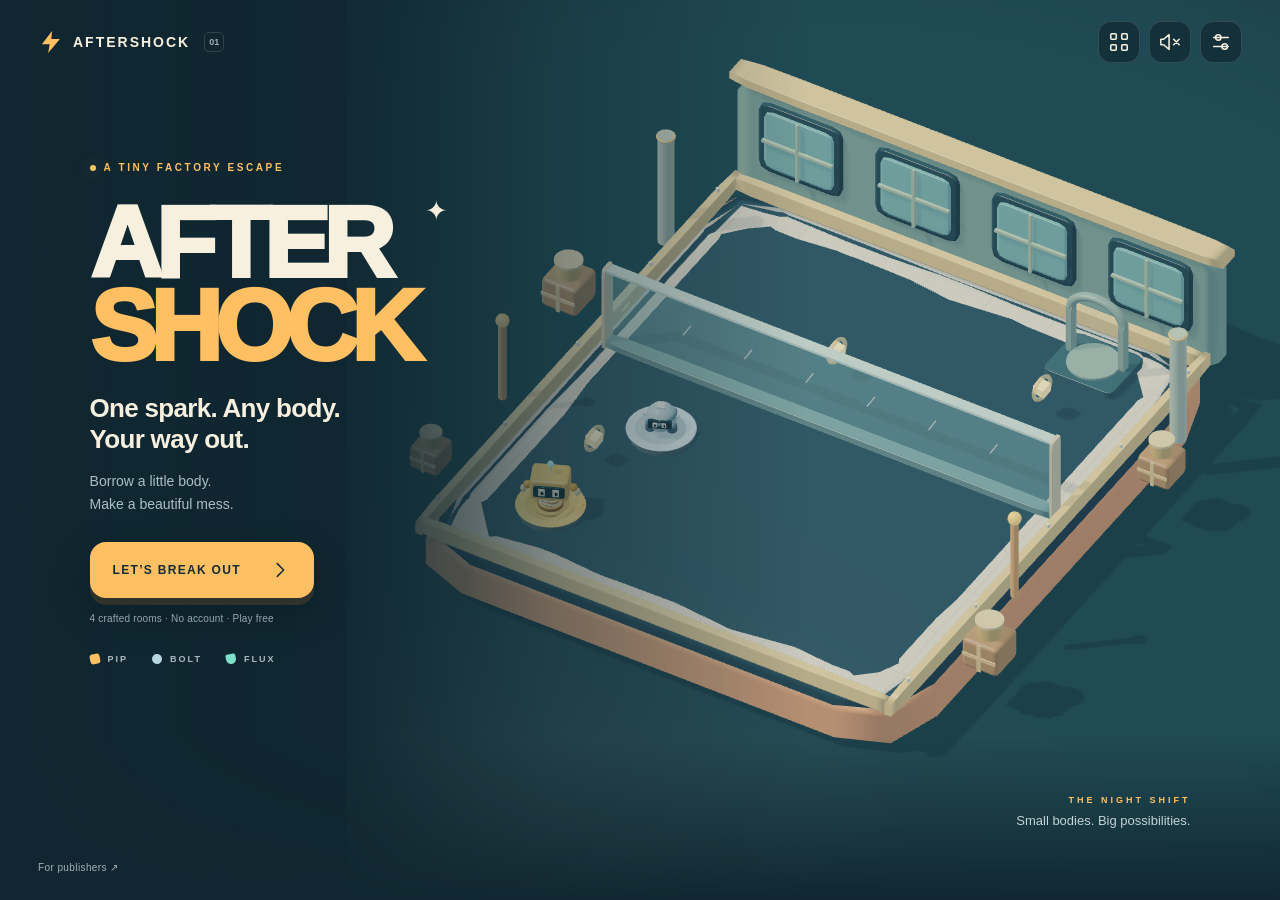
<file: pulse-grid/aftershock/index.html>
<!doctype html>
<html lang="en" dir="ltr"><head><meta charset="utf-8"><meta name="viewport" content="width=device-width,initial-scale=1,viewport-fit=cover"><meta name="theme-color" content="#102731"><meta name="description" content="One spark. Three bodies. Your way out. A tactile 3D toy-factory escape: spring over rails, smash glass, and pull energy through a cage."><title>AFTERSHOCK — A tiny, beautiful escape</title><link rel="canonical" href="https://pulse-grid-arcade.onrender.com/aftershock/foundry.html"><meta name="robots" content="noindex,follow"><link rel="icon" href="data:image/svg+xml,%3Csvg xmlns='http://www.w3.org/2000/svg' viewBox='0 0 64 64'%3E%3Crect width='64' height='64' rx='19' fill='%23102731'/%3E%3Cpath d='M37 7 15 35h16l-4 22 23-31H34z' fill='%23ffc063'/%3E%3C/svg%3E"><link rel="stylesheet" href="style.css"></head>
<body><div id="app" class="is-home">
<canvas id="scene" tabindex="0" aria-label="AFTERSHOCK interactive 3D game"></canvas><div id="vignette" aria-hidden="true"></div><div id="labels" aria-hidden="true"></div>
<header><a href="./" class="wordmark" aria-label="Aftershock home"><svg viewBox="0 0 32 32" aria-hidden="true"><path d="M18 2 5 19h10l-2 11L28 12H17z"/></svg>AFTERSHOCK<span class="edition">01</span></a><nav><button id="roomsBtn" class="icon" aria-label="Choose room" title="Choose room"><svg viewBox="0 0 24 24"><rect x="3" y="3" width="6" height="6" rx="1"/><rect x="15" y="3" width="6" height="6" rx="1"/><rect x="3" y="15" width="6" height="6" rx="1"/><rect x="15" y="15" width="6" height="6" rx="1"/></svg></button><button id="soundBtn" class="icon" aria-label="Enable sound" aria-pressed="false" title="Sound"><svg viewBox="0 0 24 24"><path d="m11 4-6 5H2v6h3l6 5z"/><path id="soundWave" d="m16 9 6 6m0-6-6 6"/></svg></button><button id="settingsBtn" class="icon" aria-label="Settings" title="Settings"><svg viewBox="0 0 24 24"><path d="M4 7h16M4 17h16"/><circle cx="9" cy="7" r="3"/><circle cx="16" cy="17" r="3"/></svg></button></nav></header>
<section id="home"><div class="home-copy"><div class="eyebrow"><span class="live-dot"></span><span data-i18n="eyebrow">A TINY FACTORY ESCAPE</span></div><h1>AFTER<br><span>SHOCK</span><sup>✦</sup></h1><p class="tagline" data-i18n="tagline">One spark. Any body.<br>Your way out.</p><p class="intro" data-i18n="intro">Borrow a little body.<br>Make a beautiful mess.</p><button id="playBtn" class="primary"><span data-i18n="play">LET'S BREAK OUT</span><svg viewBox="0 0 24 24"><path d="m9 5 7 7-7 7"/></svg></button><p class="smallprint" data-i18n="smallprint">4 handcrafted rooms · No account · Play free</p><div class="cast"><span><i class="mini spring"></i> PIP</span><span><i class="mini steel"></i> BOLT</span><span><i class="mini magnet"></i> FLUX</span></div></div><div class="home-caption"><span>THE NIGHT SHIFT</span><b data-i18n="caption">Small bodies. Big possibilities.</b></div><a class="studio-link" href="studio.html" data-i18n="publishers">For publishers ↗</a></section>
<section id="hud" hidden><div class="room-info"><span id="roomNumber" class="eyebrow">ROOM 01 / 03</span><h2 id="roomName"></h2><p id="roomNote"></p></div><div class="objective"><div id="cellIcons" class="cells"><i></i><i></i><i></i></div><span id="objectiveText"></span></div><div id="toast" role="status" aria-live="polite"></div><div id="aimBadge" hidden><span class="aim-dot"></span><span data-i18n="aim">Time is yours. Release to launch.</span></div><div class="bottom"><p id="guidance"></p><div class="control-bar"><div class="body-badge"><span id="bodyIcon" class="body-icon spring"></span><div><b id="bodyName">PIP</b><span id="bodyTrait"></span></div></div><div class="control-right"><div class="move-count"><b id="moveCount">0</b><span data-i18n="launches">LAUNCHES</span></div><button id="undoBtn" class="icon" aria-label="Undo last launch" title="Undo last launch"><svg viewBox="0 0 24 24"><path d="m8 4-5 5 5 5M4 9h10a6 6 0 1 1 0 12"/></svg></button><button id="retryBtn" class="icon" aria-label="Restart room" title="Restart room"><svg viewBox="0 0 24 24"><path d="M20 9a8 8 0 1 0 0 6M20 3v6h-6"/></svg></button><button id="pauseBtn" class="icon" aria-label="Pause" title="Pause"><svg viewBox="0 0 24 24"><path d="M8 5v14M16 5v14"/></svg></button></div></div><p class="input-help" data-i18n="help">Pull back anywhere, then release. Land on a dock to change bodies.</p></div></section>
<div id="modal" class="modal" hidden><section role="dialog" aria-modal="true" aria-labelledby="modalTitle" class="modal-card"><button id="closeModal" class="close icon" aria-label="Close">×</button><div id="modalContent"></div></section></div>
<div id="error" class="error" hidden><div><h2 data-i18n="errorTitle">The factory couldn't start.</h2><p id="errorMessage"></p><button onclick="location.reload()" class="primary" data-i18n="reload">Try again</button></div></div>
<div id="loading"><div class="loading-spark">ϟ</div><span>WAKING UP THE NIGHT SHIFT</span></div>
</div><script src="engine.js"></script><script src="scene.js"></script><script src="app.js"></script></body></html>
</file>
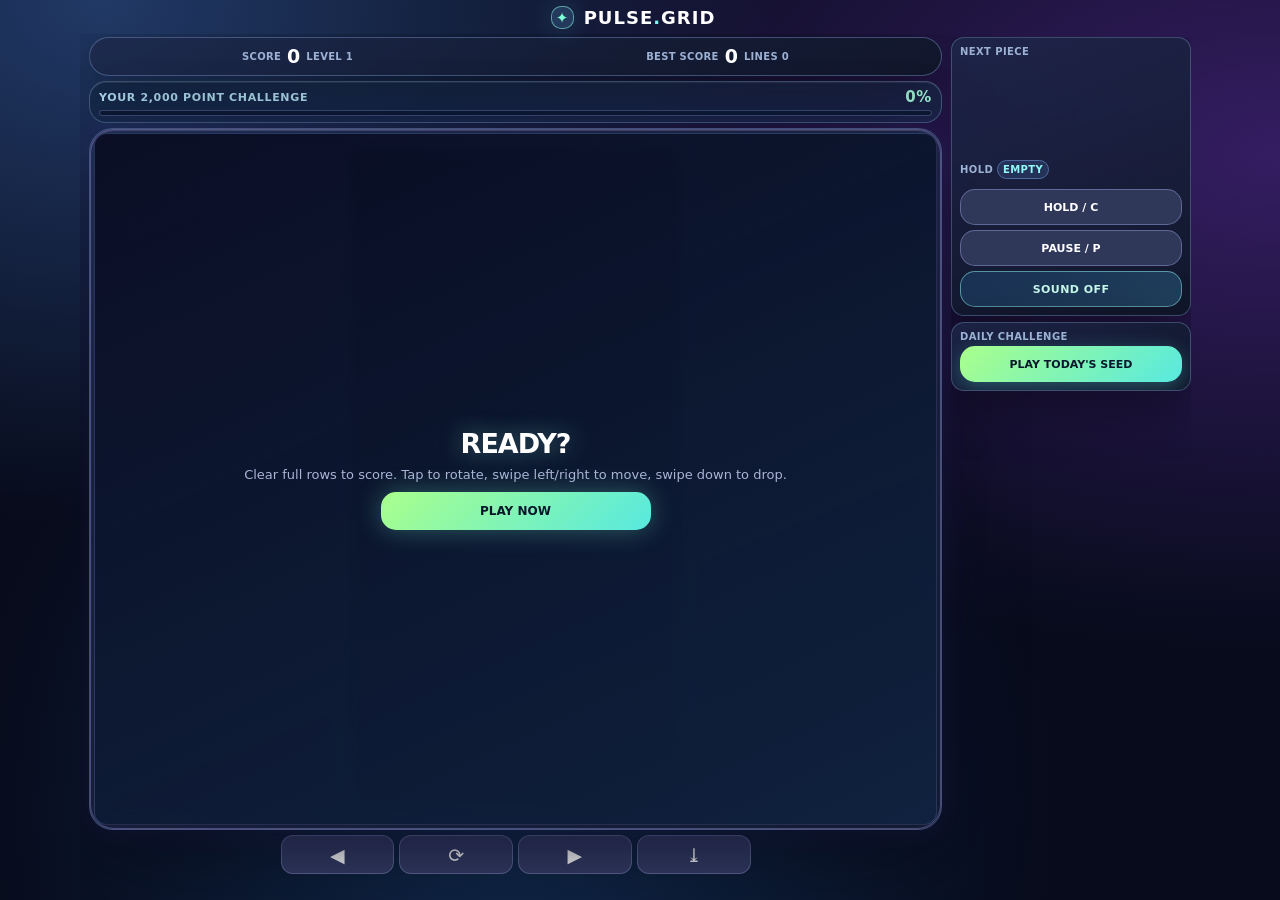
<file: pulse-grid/platform-builds/playgama/index.html>
<!doctype html>
<html lang="en" dir="ltr"><head><script src="https://bridge.playgama.com/v2/stable/playgama-bridge.js"></script>
<script>
(function(){
  bridge.initialize().then(async function(){
    const hostLanguage=String(bridge.platform.language||'en').slice(0,2).toLowerCase();
    document.documentElement.dataset.platformLanguage=hostLanguage;
    document.documentElement.lang='en'; // This game currently offers English only.
    const keys=['pulsegrid-best','pulsegrid-daily-'+new Date().toISOString().slice(0,10)];
    // Let players reach the game if host storage is temporarily unavailable; do not use browser-local persistence.
    let values=[];try{values=await bridge.storage.get(keys)}catch(_storageErr){values=[];}
    window.__PULSE_PG_SAVED={};
    keys.forEach((key,i)=>window.__PULSE_PG_SAVED[key]=values?.[i]??null);
    function mount(){const s=document.createElement('script');s.src='./game.js';document.body.appendChild(s)}
    if(document.readyState==='loading')document.addEventListener('DOMContentLoaded',mount,{once:true});else mount();
  }).catch(function(){
    function fail(){document.body.textContent='Unable to load the game. Please reload.'}
    if(document.readyState==='loading')document.addEventListener('DOMContentLoaded',fail,{once:true});else fail();
  });
})();
</script><meta charset="utf-8"><meta name="viewport" content="width=device-width,initial-scale=1,viewport-fit=cover"><meta name="theme-color" content="#08091b"><title>PULSE GRID — Free Neon Falling Block Puzzle Game Online</title>
<meta name="description" content="Play PULSE GRID free in your browser. A neon falling-block puzzle with a daily challenge and best scores saved through the host platform when available. No player account required.">
<meta name="robots" content="index,follow,max-image-preview:large">

<style>
/* Distributor build: no third-party web fonts or external stylesheet requests. */
:root{color-scheme:dark;--c:#80f8f2;--p:#b295ff;--bg:#08091b;--card:#151938}*{box-sizing:border-box}body{margin:0;font-family:system-ui,-apple-system,Segoe UI,sans-serif;background:radial-gradient(ellipse at 20% 0,#263262 0,transparent 50%),radial-gradient(ellipse at 90% 50%,#301443 0,transparent 55%),var(--bg);color:white;min-height:100vh;overflow-x:hidden}button{font:inherit;cursor:pointer;touch-action:manipulation}header{max-width:1100px;margin:auto;padding:24px 22px 6px;display:flex;justify-content:space-between;align-items:center;gap:12px}header b{font-weight:900;letter-spacing:3px;font-size:clamp(22px,4vw,38px)}.dot{color:var(--c)}.tag{border:1px solid #5e638d;border-radius:100px;padding:8px 12px;color:#d6d9f8;font-size:12px}main{max-width:1100px;margin:6px auto;padding:14px 20px 24px;display:grid;grid-template-columns:minmax(190px,1fr) minmax(290px,400px) minmax(170px,1fr);gap:22px;align-items:start}h1{font-size:clamp(38px,6vw,66px);line-height:1.02;letter-spacing:-2px;margin:28px 0 8px}h1 span{color:var(--c)}p{color:#abb4d6;line-height:1.55}.side,.well{background:linear-gradient(140deg,#1b2246c9,#10152edc);border:1px solid #58618c88;box-shadow:0 10px 55px #0006;border-radius:24px;padding:19px}.side h2{font-size:12px;letter-spacing:2px;color:#9db1d4;margin:0 0 12px}.metric{font-size:clamp(22px,3vw,37px);font-weight:900;font-variant-numeric:tabular-nums;margin:0 0 18px}.metric small{font-size:12px;color:#98aac5}.well{padding:12px;position:relative;border-color:#8b72ef9e;box-shadow:0 0 45px #634dea24,inset 0 0 20px #a36df414}#board{display:block;width:100%;aspect-ratio:1/2;border-radius:13px;background:#0b1026;touch-action:none}#next{width:120px;height:110px;display:block;max-width:100%}.btn{border:1px solid #a6aeef66;border-radius:15px;background:#30385a;color:white;padding:13px 17px;min-height:46px;font-weight:700}.btn.primary{border:0;background:linear-gradient(135deg,#aaff8b,#57e9e0);color:#08172b;box-shadow:0 5px 20px #57e9e04d}.btn.support{display:flex;justify-content:center;align-items:center;text-decoration:none;white-space:normal;border:1px solid #7cf1d3;background:linear-gradient(120deg,#1a3d55,#27446b);color:#c5ffee;font-size:14px;line-height:1.3}.btn.support:focus-visible{outline:3px solid #99ffbc;outline-offset:3px}#supportOverlay[hidden]{display:none}.btn:active{transform:translateY(2px)}.stack{display:grid;gap:11px}.line{border-top:1px solid #53608488;margin:20px 0}.tiny{font-size:12px;color:#9dabcb}.how{padding:0 3px}.how b{color:white}.controls{display:grid;grid-template-columns:repeat(4,1fr);gap:8px;margin-top:12px}.controls button{font-size:22px;padding:10px 3px;border-radius:12px;border:1px solid #b2b7f45a;color:#fff;background:#333c65}footer{text-align:center;color:#8c9bbb;padding:15px 20px 35px;font-size:12px}#overlay{position:absolute;inset:12px;border-radius:13px;background:#060a1bd9;display:flex;flex-direction:column;align-items:center;justify-content:center;text-align:center;padding:14px;backdrop-filter:blur(7px)}#overlay h2{font-size:36px;margin:0 0 4px}#overlay p{margin:6px 0 16px}#overlay[hidden]{display:none}#toast{min-height:24px;color:#8bf9cc;font-size:13px;text-align:center}.chip{display:inline-block;background:#243158;border:1px solid #506b9f;border-radius:50px;padding:6px 11px;color:#91f8f4;font-size:12px;margin:4px 4px 6px 0}#daily{font-size:12px;color:#d1c6f8;line-height:1.6}a{color:#8ef3e7}@media(max-width:850px){main{max-width:500px;grid-template-columns:1fr;gap:12px;padding:4px 14px 18px}header{padding:12px 17px}.side{padding:13px}.intro{display:none}.right{display:grid;grid-template-columns:1fr 1fr;gap:10px}.right .line{display:none}.right .full{grid-column:1/-1}.well{max-width:410px;width:100%;justify-self:center}.left{display:flex;gap:13px;justify-content:space-between}.left section{flex:1}.metric{font-size:25px;margin:0}.tag{font-size:10px}.controls{margin-top:8px}.how{display:none}}@media(min-width:851px){.controls{display:none}}@media(max-height:720px) and (max-width:850px){#board{max-height:58vh;width:auto;margin:auto}.well{display:flex;flex-direction:column;align-items:stretch}}

/* pulse-design-v2: motion-conscious, touch-first conversion & gameplay polish */
:root{--glowMint:#79f8d2;--glowBlue:#6ce3ff;--ink:#081227}
body{background:radial-gradient(ellipse at 8% 0%,#213966 0,transparent 41%),radial-gradient(ellipse at 100% 17%,#351d62 0,transparent 47%),radial-gradient(ellipse at 40% 90%,#10294a 0,transparent 50%),#070b1b}
.site-header{max-width:1220px;gap:14px;padding:18px 24px 10px;position:relative;z-index:3}
.brand-lock{display:flex;align-items:center;gap:10px;min-width:0}
.brand-lock b{font-weight:900;font-size:clamp(22px,3.1vw,32px);letter-spacing:2.3px}
.brand-symbol{display:inline-flex;width:30px;height:30px;align-items:center;justify-content:center;border:1px solid #8ef9e388;border-radius:10px;color:#7effd5;background:#233a5d;font-size:19px;box-shadow:0 0 26px #6de9ff2e}
.header-actions{display:flex;align-items:center;gap:9px;flex-wrap:wrap;justify-content:flex-end}
.header-actions a{text-decoration:none;font-weight:800;font-size:13px;padding:10px 14px;min-height:40px;display:inline-flex;align-items:center;justify-content:center;border-radius:12px;transition:transform .18s ease,background .2s ease,box-shadow .2s ease}
.header-actions .nav-games{color:#e8ecff;border:1px solid #8391be76;background:#1c2949}
.header-actions .nav-business{color:#c8ffee;border:1px solid #65d8c36b;background:#0d3847}
.header-actions .nav-support{color:#091f25;background:linear-gradient(125deg,#a1ffd0,#71eafa);box-shadow:0 5px 19px #66f3e33b}
.header-actions a:hover,.offer-btn:hover,.btn:hover{transform:translateY(-2px)}
a:focus-visible,button:focus-visible{outline:3px solid #fcffab!important;outline-offset:3px}
.hero-offer{max-width:1175px;margin:8px auto 2px;padding:12px 19px;display:flex;align-items:center;justify-content:space-between;gap:18px;border:1px solid #6ce6d977;background:linear-gradient(110deg,#122743,#1d2350 48%,#13243c);border-radius:19px;box-shadow:inset 0 1px 0 #ffffff18,0 10px 30px #0005;position:relative;overflow:hidden}
.hero-offer::before{content:"";position:absolute;inset:0;pointer-events:none;background:linear-gradient(120deg,transparent 2%,#6dfff40b 43%,#b2a3ff13 75%,transparent);animation:offerBreath 14s ease-in-out infinite alternate}
.hero-offer-copy{position:relative;display:flex;align-items:flex-start;gap:13px;min-width:0}
.hero-offer-emblem{font-size:25px;line-height:1.1;flex-shrink:0;filter:drop-shadow(0 0 9px #6dffd99d)}
.hero-offer strong{font-size:16px;color:#f6fffe;display:block}
.hero-offer small{display:block;font-size:12px;color:#b9cce4;margin-top:2px;line-height:1.4}
.hero-offer-actions{position:relative;display:flex;gap:9px;align-items:center;flex-shrink:0}
.offer-btn{white-space:nowrap;display:inline-flex;align-items:center;justify-content:center;min-height:45px;padding:10px 14px;text-decoration:none;font-size:13px;border-radius:12px;font-weight:850;transition:transform .18s ease,box-shadow .18s ease}
.offer-btn.pay{background:linear-gradient(125deg,#9fffc3,#6deaf4);color:#08232a;box-shadow:0 6px 23px #65ffe62b}
.offer-btn.license{color:#e2eaff;background:#27375c;border:1px solid #8a9eca6d}
main{max-width:1175px;grid-template-columns:minmax(170px,1fr) minmax(300px,410px) minmax(190px,1fr);gap:18px;padding-top:14px}
.intro h1{font-size:clamp(43px,6vw,72px);letter-spacing:-3px;line-height:.99}
.intro h1 span{filter:drop-shadow(0 0 16px #7df7de55)}
.intro .intro-badge{display:inline-flex;color:#c2ffe6;font-size:11px;letter-spacing:.12em;font-weight:800;border-radius:30px;background:#1b455a;border:1px solid #7ae7cf63;padding:6px 12px}
.side,.well{backdrop-filter:blur(8px);background:linear-gradient(158deg,#1d284aca,#101729ee);border-color:#6a80b187}
.well{box-shadow:0 22px 76px #060815a8,0 0 32px #7558eb28,inset 0 0 22px #6484ff1b;isolation:isolate;animation:boardArrival .7s ease-out both}
.well::before{content:"";position:absolute;inset:0;pointer-events:none;border-radius:24px;border:1px solid #bca3ff58;box-shadow:inset 0 1px 0 #ffffff22;z-index:1}
#board{background:linear-gradient(180deg,#0a132a,#0a1024);box-shadow:0 0 21px #6de9ff16}
#overlay{z-index:4;background:linear-gradient(155deg,#080b20dc,#102340e8);border:1px solid #9eabfb30}
#overlay h2{font-weight:900;text-shadow:0 0 23px #8ef6de66;letter-spacing:-1px}
#overlay .btn.primary{box-shadow:0 0 26px #77ffd84f}
#clearEffects{position:absolute;inset:12px;pointer-events:none;z-index:3;overflow:hidden;border-radius:14px}
.clear-particle{position:absolute;left:50%;top:48%;width:8px;height:14px;border-radius:2px;opacity:0;background:var(--color,#90ffe8);box-shadow:0 0 13px var(--color,#90ffe8);animation:clearBurst .7s cubic-bezier(.1,.4,.3,1) forwards}
.metric{transition:color .25s ease}
.metric.score-pop{animation:scorePop .45s ease-out;color:#a2ffcf}
.btn{transition:transform .15s ease,box-shadow .2s ease,border-color .2s ease}
.btn.primary:hover{box-shadow:0 8px 26px #57e9e078}
.tiny{line-height:1.55}
#supportOverlay.btn.support{font-size:13px}
.right .side{border-color:#6b87af77}
#toast{font-weight:800;letter-spacing:.02em}
.game-legibility{display:block;color:#b7d0e4;font-size:11px;margin-top:5px}
@keyframes offerBreath{from{opacity:.4;transform:translateX(-2%)}to{opacity:1;transform:translateX(2%)}}
@keyframes scorePop{0%{transform:scale(1);filter:brightness(1)}45%{transform:scale(1.14);filter:brightness(1.35)}100%{transform:scale(1);filter:brightness(1)}}
@keyframes clearBurst{0%{opacity:.95;transform:translate(-50%,-50%) scale(.7) rotate(0deg)}100%{opacity:0;transform:translate(calc(-50% + var(--dx,0px)),calc(-50% + var(--dy,0px))) scale(.25) rotate(var(--rot,120deg))}}
@keyframes boardArrival{from{opacity:.3;transform:translateY(14px)}to{opacity:1;transform:translateY(0)}}
@media(max-width:900px){.site-header{padding:11px 15px 7px}.header-actions .nav-games{display:none}.hero-offer{margin:6px 12px 3px;padding:11px 13px}.hero-offer strong{font-size:13px}.hero-offer small{font-size:11px}.hero-offer-emblem{font-size:20px}.hero-offer-actions{gap:7px}.offer-btn{padding:9px 10px;font-size:12px;min-height:40px}}
@media(max-width:850px){main{grid-template-columns:1fr;max-width:500px}.hero-offer{max-width:500px}.right .side{border-radius:18px}.well{border-radius:20px}.header-actions .nav-business{display:none}.intro{display:none}}
@media(max-width:520px){.site-header{padding:10px 12px 6px}.brand-symbol{width:25px;height:25px}.brand-lock b{font-size:21px;letter-spacing:1.5px}.header-actions a{padding:8px 11px;min-height:38px;font-size:12px}.hero-offer{align-items:stretch;gap:9px;padding:10px 11px;border-radius:13px;flex-wrap:wrap}.hero-offer-copy{width:100%;align-items:center}.hero-offer-actions{width:100%}.offer-btn{flex:1}.hero-offer small{display:none}.hero-offer strong{font-size:12px}.hero-offer-emblem{font-size:17px}.hero-offer-copy{gap:7px}main{padding-top:7px}.well{padding:9px}.side{padding:12px}}
@media(prefers-reduced-motion:reduce){*,*:before,*:after{animation-duration:.01ms!important;animation-iteration-count:1!important;scroll-behavior:auto!important;transition-duration:.01ms!important}.clear-particle{display:none}}
/* Launch polish: reduce first-screen friction on phones, prioritize the game. */
@media(max-width:900px){.header-actions .nav-games{display:inline-flex}}
@media(max-width:850px){#board{width:min(100%, calc(58svh / 2), 275px);height:auto;max-height:58svh;margin:0 auto}}
@media(max-width:520px){.hero-offer{display:none}.site-header{padding-bottom:8px}main{padding-top:4px}}



.social-share-links{display:flex;gap:7px;flex-wrap:wrap;justify-content:center;margin-top:1px}
.social-share-links a{flex:1 1 70px;display:inline-flex;justify-content:center;align-items:center;padding:8px 5px;min-height:38px;border-radius:9px;background:#1b2b49;color:#d4f6f1;text-decoration:none;border:1px solid #6387a975;font-size:11px;font-weight:800}
.social-share-links a:hover{background:#274b61}
.social-share-links a:focus-visible{outline:3px solid #feffbd;outline-offset:2px}

/* pulse-progress-v3: honest progress feedback and mobile-first payment choices */
.offer-btn.tip{background:linear-gradient(135deg,#1c4d57,#28516a);color:#caffee;border:1px solid #8cf8d48c}
.offer-btn.tip:hover{box-shadow:0 0 18px #6bffe43d}
.challenge-progress{background:linear-gradient(110deg,#162b4cdd,#1b2649dd);border:1px solid #7297ba7e;border-radius:17px;padding:11px 15px;margin:10px 0 13px;box-shadow:inset 0 1px 0 #ffffff17}
.progress-caption{display:flex;justify-content:space-between;align-items:center;gap:7px;font-size:11px;font-weight:850;letter-spacing:.06em;color:#bceaff}
.progress-caption strong{font-size:15px;font-variant-numeric:tabular-nums;color:#abffe3}
.progress-track{height:10px;border-radius:99px;background:#0b1931;border:1px solid #7382b077;overflow:hidden;margin-top:8px;position:relative}
.progress-fill{width:0%;height:100%;border-radius:99px;background:linear-gradient(90deg,#57e7f0,#a3ffa5);box-shadow:0 0 18px #65f3d899;transition:width .35s cubic-bezier(.2,.55,.3,1)}
.progress-subtitle{font-size:11px;color:#b7cae3;margin:7px 0 0;line-height:1.3}
.progress-complete{border-color:#98ffc6;box-shadow:0 0 23px #70ffc428;animation:progressGlow 1.3s ease-out}
@keyframes progressGlow{0%{filter:brightness(1)}40%{filter:brightness(1.3)}100%{filter:brightness(1)}}
@media(max-width:850px){.challenge-progress{width:100%;max-width:410px;margin:8px auto}}
@media(max-width:520px){
.hero-offer{display:block!important;padding:8px 10px!important;max-width:500px;margin:4px 12px 6px!important;border-radius:13px}
.hero-offer-copy{display:none}
.hero-offer-actions{display:grid;grid-template-columns:repeat(3,minmax(0,1fr));width:100%;gap:6px;flex-wrap:nowrap}
.hero-offer-actions .offer-btn{font-size:11px;min-height:43px;padding:9px 3px;white-space:normal;text-align:center;line-height:1.25}
.site-header{padding-bottom:5px}
.challenge-progress{padding:8px 12px;margin:6px auto 10px}
.progress-caption{font-size:10px}
.progress-subtitle{font-size:10px}
}
@media(prefers-reduced-motion:reduce){.progress-fill{transition:none}.progress-complete{animation:none}}


/* Optional native oscillator audio: never autoplay */
.sound-toggle{border-color:#89e7e18a;background:linear-gradient(135deg,#1a3154,#203f5c);color:#c9fbed;font-size:13px;letter-spacing:.04em}
.sound-toggle[aria-pressed="true"]{background:linear-gradient(125deg,#175045,#214a58);border-color:#97ffcd;color:#e7fff2}
.sound-toggle:focus-visible{outline:3px solid #faff9c;outline-offset:3px}

/* Playgama distributor-only viewport layout: no browser scrolling and always-visible touch controls.
   This is scoped to the isolated review build; production site is unchanged. */
html,body{width:100%;height:100%;overscroll-behavior:none}
body{min-height:0;height:100vh;height:100dvh;overflow:hidden;display:flex;flex-direction:column}
.site-header{flex:0 0 auto;min-height:34px;padding:5px 13px 4px;justify-content:center}
.site-header .brand-lock b{font-size:18px;letter-spacing:1px}
.brand-symbol{width:23px;height:23px;font-size:15px}
.hero-offer,.intro,footer{display:none!important}
main{flex:1 1 0;min-height:0;overflow:hidden;width:100%;max-width:1120px;margin:0 auto;padding:3px 9px 7px;
  display:grid;grid-template-columns:minmax(0,1fr) minmax(125px,240px);grid-template-rows:minmax(0,1fr);
  gap:9px;align-items:stretch}
#play{grid-column:1;grid-row:1;min-width:0;min-height:0;display:flex;flex-direction:column;align-items:stretch;gap:5px}
#play>.left{flex:0 0 auto;display:flex;flex-wrap:nowrap;justify-content:space-around;gap:7px;padding:5px 9px;min-height:39px;max-height:54px}
#play>.left section{min-width:0;display:flex;flex-wrap:wrap;align-items:center;gap:3px 6px}
#play>.left h2{font-size:10px;letter-spacing:.03em;margin:0}
#play>.left .metric{font-size:19px;line-height:1;margin:0;max-width:100%;overflow:hidden}
#play>.challenge-progress{flex:0 0 auto;max-width:none;width:100%;padding:6px 9px;margin:0}
#play>.challenge-progress .progress-subtitle{display:none}
#play>.challenge-progress .progress-track{margin-top:4px;height:6px}
#play>.well{min-height:0;flex:1 1 auto;display:flex;align-items:center;justify-content:center;
  width:100%;max-width:none;margin:0;padding:4px}
#board{height:auto;width:min(100%,calc((100dvh - 190px)/2),330px);max-height:calc(100dvh - 190px);
  aspect-ratio:1/2;object-fit:contain;flex:none;margin:0 auto}
#play>.controls{flex:0 0 auto;display:grid!important;grid-template-columns:repeat(4,minmax(0,1fr));width:100%;max-width:470px;
  align-self:center;margin:0;gap:5px}
#play>.controls button{font-size:19px;padding:5px 2px;min-height:39px}
#toast{flex:0 0 auto;min-height:14px;max-height:18px;font-size:10px}
.right{grid-column:2;grid-row:1;min-height:0;min-width:0;display:flex!important;flex-direction:column;gap:6px;overflow:hidden}
.right>.side{padding:8px;border-radius:13px;min-width:0}
.right .side h2{font-size:10px;letter-spacing:.04em;margin:0 0 4px}
#next{width:auto;height:min(13dvh,95px);max-width:100%;margin:auto}
#held{padding:3px 5px;font-size:10px}
.right .stack{gap:5px}
.right .stack button{min-height:36px;padding:6px 4px;font-size:11px;white-space:normal}
.right .side.full{min-height:0;overflow:hidden}
.right .side.full .line,.right .side.full .tiny,.right .side.full #daily,
.right .side.full #share,.right .side.full #invite,.right .side.full .social-share-links,
.right .side.full #challengeBox{display:none!important}
.right .side.full h2{font-size:10px}
#overlay{inset:4px;padding:7px}
#overlay h2{font-size:clamp(17px,3vw,27px)}
#overlay p{font-size:clamp(10px,1.3vw,13px);line-height:1.35;margin:3px 0 7px}
#overlay .stack{margin-top:2px!important;gap:5px}
#overlay .btn{min-height:38px;padding:7px 4px;font-size:12px}
@media(max-width:850px){
  main{grid-template-columns:minmax(0,1fr) minmax(118px,31%);max-width:none;gap:6px;padding:2px 6px 4px}
  .site-header{padding:4px 9px 3px}
  #play>.well{padding:3px}
  #play>.left{padding:4px;gap:4px;min-height:37px}
  #play>.left .metric{font-size:17px}
  #play>.left h2{font-size:9px}
  .right>.side{padding:6px}
  .right .stack button{font-size:10px}
}
@media(max-height:680px){
  #play>.challenge-progress{display:none}
  .right .side.full h2{display:none}
  #board{width:min(100%,calc((100dvh - 145px)/2),330px);max-height:calc(100dvh - 145px)}
  #next{height:min(12dvh,58px)}
  .right>.side{padding:5px}
  .right .stack button{min-height:32px;padding:4px 2px}
  #play>.controls button{min-height:36px}
  .site-header{min-height:27px;padding:2px 7px}
}
@media(max-height:430px){
  .site-header{display:none}
  .right .side.full{padding:3px}
  #play>.left{min-height:30px;max-height:42px}
  #board{width:min(100%,calc((100dvh - 125px)/2),330px);max-height:calc(100dvh - 125px)}
  .right .side h2{display:none}
  #next{height:45px}
}
</style></head><body><header class="site-header"><div class="brand-lock"><span class="brand-symbol" aria-hidden="true">✦</span><b>PULSE<span class="dot">.</span>GRID</b></div><nav class="header-actions" aria-label="Main navigation"></nav></header><section class="hero-offer" aria-label="Free game and optional support"><div class="hero-offer-copy"><span class="hero-offer-emblem" aria-hidden="true">✦</span><div><strong>PLAY FREE. CHALLENGE A FRIEND.</strong><small>No download, player account or payment required.</small></div></div><div class="hero-offer-actions"></div></section><main><aside class="intro"><span class="intro-badge">INSTANT ARCADE · NO DOWNLOAD</span><h1>ONE MORE<br><span>ROUND.</span></h1><p>Neon falling-block puzzles. Fast decisions, chain reactions, daily seeds and a clean competitive high score.</p><div class="how"><p><b>← →</b> move &nbsp; <b>↑</b> rotate</p><p><b>↓</b> soft drop &nbsp; <b>SPACE</b> hard drop</p><p><b>P</b> pause &nbsp; <b>C</b> hold</p></div><div class="line"></div><p class="tiny">An original block puzzle with free play and a daily challenge.</p></aside><section id="play"><div class="left side"><section><h2>SCORE</h2><div id="score" class="metric">0</div><h2>LEVEL <strong id="level">1</strong></h2></section><section><h2>BEST SCORE</h2><div id="best" class="metric">0</div><h2>LINES <strong id="lines">0</strong></h2></section></div><section id="challengeProgress" class="challenge-progress" aria-label="Progress toward a personal score challenge"><div class="progress-caption"><span>YOUR 2,000 POINT CHALLENGE</span><strong id="goalPct">0%</strong></div><div class="progress-track" id="progressTrack" role="progressbar" aria-label="Points scored toward a 2,000 point personal challenge" aria-valuemin="0" aria-valuemax="2000" aria-valuenow="0"><div class="progress-fill" id="progressFill"></div></div><p id="goalStatus" class="progress-subtitle">Reach 2,000 points to complete your personal challenge.</p></section><div class="well"><canvas id="board" width="320" height="640" aria-label="Falling blocks puzzle"></canvas><div id="clearEffects" aria-hidden="true"></div><div id="overlay"><h2 id="overTitle">READY?</h2><p id="overDesc">Clear full rows to score. Tap to rotate, swipe left/right to move, swipe down to drop.</p><div class="stack" style="width:min(270px,95%);margin-top:8px"><button id="start" class="btn primary">PLAY NOW</button><button id="shareOverlay" class="btn" hidden>CHALLENGE A FRIEND ↗</button></div></div></div><div class="controls"><button id="left" aria-label="Move left">◀</button><button id="rot" aria-label="Rotate">⟳</button><button id="right" aria-label="Move right">▶</button><button id="drop" aria-label="Hard drop">⤓</button></div><div id="toast" aria-live="polite"></div></section><aside class="right"><div class="side"><h2>NEXT PIECE</h2><canvas id="next" width="120" height="110"></canvas><h2>HOLD <span id="held" class="chip">EMPTY</span></h2><div class="stack"><button id="hold" class="btn">HOLD / C</button><button id="pause" class="btn">PAUSE / P</button><button id="soundToggle" type="button" class="btn sound-toggle" aria-pressed="false" aria-label="Enable optional game sound effects">SOUND OFF</button></div></div><div class="side full"><h2>DAILY CHALLENGE</h2><div id="daily"></div><p id="challengeBox" class="tiny" hidden></p><div class="stack"><button id="dailyStart" class="btn primary">PLAY TODAY'S SEED</button><button id="share" class="btn">SHARE YOUR SCORE</button><button id="invite" class="btn" aria-label="Invite a friend to try the 2000-point challenge">INVITE A FRIEND · 2,000 PTS</button><div class="social-share-links" aria-label="Share this free game voluntarily"></div></div><div class="line"></div></div></aside></main><footer>© PULSE GRID • Crafted for quick play • Best scores use the host platform's storage<br></footer><span id="supportOverlay" hidden></span></body></html>
</file>
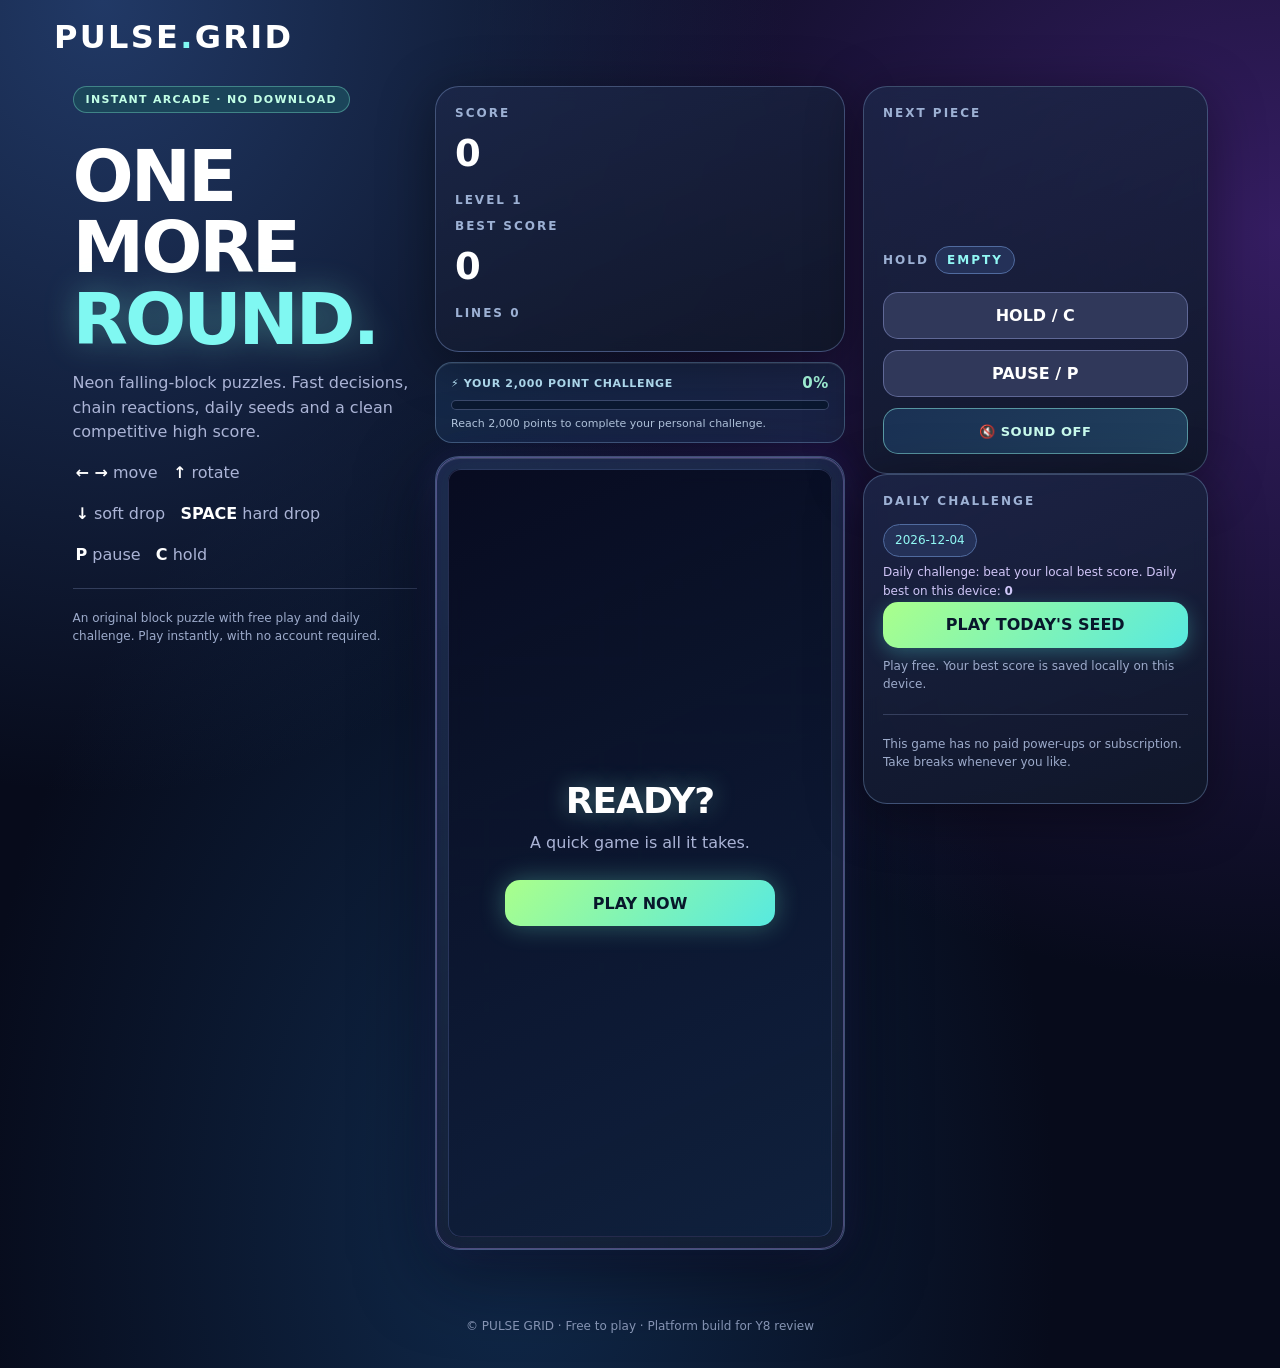
<file: pulse-grid/platform-builds/y8/index.html>
<!doctype html>
<html lang="en" dir="ltr"><head><meta charset="utf-8"><meta name="viewport" content="width=device-width,initial-scale=1,viewport-fit=cover"><meta name="theme-color" content="#08091b"><title>PULSE GRID — Free Neon Falling Block Puzzle Game Online</title>
<meta name="description" content="PULSE GRID: a free neon falling-block puzzle with daily challenges and local high scores. No download or account. Works on phone and desktop.">
<meta name="robots" content="index,follow,max-image-preview:large">














<style>

:root{color-scheme:dark;--c:#80f8f2;--p:#b295ff;--bg:#08091b;--card:#151938}*{box-sizing:border-box}body{margin:0;font-family:Outfit,system-ui,sans-serif;background:radial-gradient(ellipse at 20% 0,#263262 0,transparent 50%),radial-gradient(ellipse at 90% 50%,#301443 0,transparent 55%),var(--bg);color:white;min-height:100vh;overflow-x:hidden}button{font:inherit;cursor:pointer;touch-action:manipulation}header{max-width:1100px;margin:auto;padding:24px 22px 6px;display:flex;justify-content:space-between;align-items:center;gap:12px}header b{font-weight:900;letter-spacing:3px;font-size:clamp(22px,4vw,38px)}.dot{color:var(--c)}.tag{border:1px solid #5e638d;border-radius:100px;padding:8px 12px;color:#d6d9f8;font-size:12px}main{max-width:1100px;margin:6px auto;padding:14px 20px 24px;display:grid;grid-template-columns:minmax(190px,1fr) minmax(290px,400px) minmax(170px,1fr);gap:22px;align-items:start}h1{font-size:clamp(38px,6vw,66px);line-height:1.02;letter-spacing:-2px;margin:28px 0 8px}h1 span{color:var(--c)}p{color:#abb4d6;line-height:1.55}.side,.well{background:linear-gradient(140deg,#1b2246c9,#10152edc);border:1px solid #58618c88;box-shadow:0 10px 55px #0006;border-radius:24px;padding:19px}.side h2{font-size:12px;letter-spacing:2px;color:#9db1d4;margin:0 0 12px}.metric{font-size:clamp(22px,3vw,37px);font-weight:900;font-variant-numeric:tabular-nums;margin:0 0 18px}.metric small{font-size:12px;color:#98aac5}.well{padding:12px;position:relative;border-color:#8b72ef9e;box-shadow:0 0 45px #634dea24,inset 0 0 20px #a36df414}#board{display:block;width:100%;aspect-ratio:1/2;border-radius:13px;background:#0b1026;touch-action:none}#next{width:120px;height:110px;display:block;max-width:100%}.btn{border:1px solid #a6aeef66;border-radius:15px;background:#30385a;color:white;padding:13px 17px;min-height:46px;font-weight:700}.btn.primary{border:0;background:linear-gradient(135deg,#aaff8b,#57e9e0);color:#08172b;box-shadow:0 5px 20px #57e9e04d}.btn.support{display:flex;justify-content:center;align-items:center;text-decoration:none;white-space:normal;border:1px solid #7cf1d3;background:linear-gradient(120deg,#1a3d55,#27446b);color:#c5ffee;font-size:14px;line-height:1.3}.btn.support:focus-visible{outline:3px solid #99ffbc;outline-offset:3px}#supportOverlay[hidden]{display:none}.btn:active{transform:translateY(2px)}.stack{display:grid;gap:11px}.line{border-top:1px solid #53608488;margin:20px 0}.tiny{font-size:12px;color:#9dabcb}.how{padding:0 3px}.how b{color:white}.controls{display:grid;grid-template-columns:repeat(4,1fr);gap:8px;margin-top:12px}.controls button{font-size:22px;padding:10px 3px;border-radius:12px;border:1px solid #b2b7f45a;color:#fff;background:#333c65}footer{text-align:center;color:#8c9bbb;padding:15px 20px 35px;font-size:12px}#overlay{position:absolute;inset:12px;border-radius:13px;background:#060a1bd9;display:flex;flex-direction:column;align-items:center;justify-content:center;text-align:center;padding:14px;backdrop-filter:blur(7px)}#overlay h2{font-size:36px;margin:0 0 4px}#overlay p{margin:6px 0 16px}#overlay[hidden]{display:none}#toast{min-height:24px;color:#8bf9cc;font-size:13px;text-align:center}.chip{display:inline-block;background:#243158;border:1px solid #506b9f;border-radius:50px;padding:6px 11px;color:#91f8f4;font-size:12px;margin:4px 4px 6px 0}#daily{font-size:12px;color:#d1c6f8;line-height:1.6}a{color:#8ef3e7}@media(max-width:850px){main{max-width:500px;grid-template-columns:1fr;gap:12px;padding:4px 14px 18px}header{padding:12px 17px}.side{padding:13px}.intro{display:none}.right{display:grid;grid-template-columns:1fr 1fr;gap:10px}.right .line{display:none}.right .full{grid-column:1/-1}.well{max-width:410px;width:100%;justify-self:center}.left{display:flex;gap:13px;justify-content:space-between}.left section{flex:1}.metric{font-size:25px;margin:0}.tag{font-size:10px}.controls{margin-top:8px}.how{display:none}}@media(min-width:851px){.controls{display:none}}@media(max-height:720px) and (max-width:850px){#board{max-height:58vh;width:auto;margin:auto}.well{display:flex;flex-direction:column;align-items:stretch}}

/* pulse-design-v2: motion-conscious, touch-first conversion & gameplay polish */
:root{--glowMint:#79f8d2;--glowBlue:#6ce3ff;--ink:#081227}
body{background:radial-gradient(ellipse at 8% 0%,#213966 0,transparent 41%),radial-gradient(ellipse at 100% 17%,#351d62 0,transparent 47%),radial-gradient(ellipse at 40% 90%,#10294a 0,transparent 50%),#070b1b}
.site-header{max-width:1220px;gap:14px;padding:18px 24px 10px;position:relative;z-index:3}
.brand-lock{display:flex;align-items:center;gap:10px;min-width:0}
.brand-lock b{font-weight:900;font-size:clamp(22px,3.1vw,32px);letter-spacing:2.3px}
.brand-symbol{display:inline-flex;width:30px;height:30px;align-items:center;justify-content:center;border:1px solid #8ef9e388;border-radius:10px;color:#7effd5;background:#233a5d;font-size:19px;box-shadow:0 0 26px #6de9ff2e}
.header-actions{display:flex;align-items:center;gap:9px;flex-wrap:wrap;justify-content:flex-end}
.header-actions a{text-decoration:none;font-weight:800;font-size:13px;padding:10px 14px;min-height:40px;display:inline-flex;align-items:center;justify-content:center;border-radius:12px;transition:transform .18s ease,background .2s ease,box-shadow .2s ease}
.header-actions .nav-games{color:#e8ecff;border:1px solid #8391be76;background:#1c2949}
.header-actions .nav-business{color:#c8ffee;border:1px solid #65d8c36b;background:#0d3847}
.header-actions .nav-support{color:#091f25;background:linear-gradient(125deg,#a1ffd0,#71eafa);box-shadow:0 5px 19px #66f3e33b}
.header-actions a:hover,.offer-btn:hover,.btn:hover{transform:translateY(-2px)}
a:focus-visible,button:focus-visible{outline:3px solid #fcffab!important;outline-offset:3px}
.hero-offer{max-width:1175px;margin:8px auto 2px;padding:12px 19px;display:flex;align-items:center;justify-content:space-between;gap:18px;border:1px solid #6ce6d977;background:linear-gradient(110deg,#122743,#1d2350 48%,#13243c);border-radius:19px;box-shadow:inset 0 1px 0 #ffffff18,0 10px 30px #0005;position:relative;overflow:hidden}
.hero-offer::before{content:"";position:absolute;inset:0;pointer-events:none;background:linear-gradient(120deg,transparent 2%,#6dfff40b 43%,#b2a3ff13 75%,transparent);animation:offerBreath 14s ease-in-out infinite alternate}
.hero-offer-copy{position:relative;display:flex;align-items:flex-start;gap:13px;min-width:0}
.hero-offer-emblem{font-size:25px;line-height:1.1;flex-shrink:0;filter:drop-shadow(0 0 9px #6dffd99d)}
.hero-offer strong{font-size:16px;color:#f6fffe;display:block}
.hero-offer small{display:block;font-size:12px;color:#b9cce4;margin-top:2px;line-height:1.4}
.hero-offer-actions{position:relative;display:flex;gap:9px;align-items:center;flex-shrink:0}
.offer-btn{white-space:nowrap;display:inline-flex;align-items:center;justify-content:center;min-height:45px;padding:10px 14px;text-decoration:none;font-size:13px;border-radius:12px;font-weight:850;transition:transform .18s ease,box-shadow .18s ease}
.offer-btn.pay{background:linear-gradient(125deg,#9fffc3,#6deaf4);color:#08232a;box-shadow:0 6px 23px #65ffe62b}
.offer-btn.license{color:#e2eaff;background:#27375c;border:1px solid #8a9eca6d}
main{max-width:1175px;grid-template-columns:minmax(170px,1fr) minmax(300px,410px) minmax(190px,1fr);gap:18px;padding-top:14px}
.intro h1{font-size:clamp(43px,6vw,72px);letter-spacing:-3px;line-height:.99}
.intro h1 span{filter:drop-shadow(0 0 16px #7df7de55)}
.intro .intro-badge{display:inline-flex;color:#c2ffe6;font-size:11px;letter-spacing:.12em;font-weight:800;border-radius:30px;background:#1b455a;border:1px solid #7ae7cf63;padding:6px 12px}
.side,.well{backdrop-filter:blur(8px);background:linear-gradient(158deg,#1d284aca,#101729ee);border-color:#6a80b187}
.well{box-shadow:0 22px 76px #060815a8,0 0 32px #7558eb28,inset 0 0 22px #6484ff1b;isolation:isolate;animation:boardArrival .7s ease-out both}
.well::before{content:"";position:absolute;inset:0;pointer-events:none;border-radius:24px;border:1px solid #bca3ff58;box-shadow:inset 0 1px 0 #ffffff22;z-index:1}
#board{background:linear-gradient(180deg,#0a132a,#0a1024);box-shadow:0 0 21px #6de9ff16}
#overlay{z-index:4;background:linear-gradient(155deg,#080b20dc,#102340e8);border:1px solid #9eabfb30}
#overlay h2{font-weight:900;text-shadow:0 0 23px #8ef6de66;letter-spacing:-1px}
#overlay .btn.primary{box-shadow:0 0 26px #77ffd84f}
#clearEffects{position:absolute;inset:12px;pointer-events:none;z-index:3;overflow:hidden;border-radius:14px}
.clear-particle{position:absolute;left:50%;top:48%;width:8px;height:14px;border-radius:2px;opacity:0;background:var(--color,#90ffe8);box-shadow:0 0 13px var(--color,#90ffe8);animation:clearBurst .7s cubic-bezier(.1,.4,.3,1) forwards}
.metric{transition:color .25s ease}
.metric.score-pop{animation:scorePop .45s ease-out;color:#a2ffcf}
.btn{transition:transform .15s ease,box-shadow .2s ease,border-color .2s ease}
.btn.primary:hover{box-shadow:0 8px 26px #57e9e078}
.tiny{line-height:1.55}
#supportOverlay.btn.support{font-size:13px}
.right .side{border-color:#6b87af77}
#toast{font-weight:800;letter-spacing:.02em}
.game-legibility{display:block;color:#b7d0e4;font-size:11px;margin-top:5px}
@keyframes offerBreath{from{opacity:.4;transform:translateX(-2%)}to{opacity:1;transform:translateX(2%)}}
@keyframes scorePop{0%{transform:scale(1);filter:brightness(1)}45%{transform:scale(1.14);filter:brightness(1.35)}100%{transform:scale(1);filter:brightness(1)}}
@keyframes clearBurst{0%{opacity:.95;transform:translate(-50%,-50%) scale(.7) rotate(0deg)}100%{opacity:0;transform:translate(calc(-50% + var(--dx,0px)),calc(-50% + var(--dy,0px))) scale(.25) rotate(var(--rot,120deg))}}
@keyframes boardArrival{from{opacity:.3;transform:translateY(14px)}to{opacity:1;transform:translateY(0)}}
@media(max-width:900px){.site-header{padding:11px 15px 7px}.header-actions .nav-games{display:none}.hero-offer{margin:6px 12px 3px;padding:11px 13px}.hero-offer strong{font-size:13px}.hero-offer small{font-size:11px}.hero-offer-emblem{font-size:20px}.hero-offer-actions{gap:7px}.offer-btn{padding:9px 10px;font-size:12px;min-height:40px}}
@media(max-width:850px){main{grid-template-columns:1fr;max-width:500px}.hero-offer{max-width:500px}.right .side{border-radius:18px}.well{border-radius:20px}.header-actions .nav-business{display:none}.intro{display:none}}
@media(max-width:520px){.site-header{padding:10px 12px 6px}.brand-symbol{width:25px;height:25px}.brand-lock b{font-size:21px;letter-spacing:1.5px}.header-actions a{padding:8px 11px;min-height:38px;font-size:12px}.hero-offer{align-items:stretch;gap:9px;padding:10px 11px;border-radius:13px;flex-wrap:wrap}.hero-offer-copy{width:100%;align-items:center}.hero-offer-actions{width:100%}.offer-btn{flex:1}.hero-offer small{display:none}.hero-offer strong{font-size:12px}.hero-offer-emblem{font-size:17px}.hero-offer-copy{gap:7px}main{padding-top:7px}.well{padding:9px}.side{padding:12px}}
@media(prefers-reduced-motion:reduce){*,*:before,*:after{animation-duration:.01ms!important;animation-iteration-count:1!important;scroll-behavior:auto!important;transition-duration:.01ms!important}.clear-particle{display:none}}
/* Launch polish: reduce first-screen friction on phones, prioritize the game. */
@media(max-width:900px){.header-actions .nav-games{display:inline-flex}}
@media(max-width:850px){#board{width:min(100%, calc(58svh / 2), 275px);height:auto;max-height:58svh;margin:0 auto}}
@media(max-width:520px){.hero-offer{display:none}.site-header{padding-bottom:8px}main{padding-top:4px}}



.social-share-links{display:flex;gap:7px;flex-wrap:wrap;justify-content:center;margin-top:1px}
.social-share-links a{flex:1 1 70px;display:inline-flex;justify-content:center;align-items:center;padding:8px 5px;min-height:38px;border-radius:9px;background:#1b2b49;color:#d4f6f1;text-decoration:none;border:1px solid #6387a975;font-size:11px;font-weight:800}
.social-share-links a:hover{background:#274b61}
.social-share-links a:focus-visible{outline:3px solid #feffbd;outline-offset:2px}

/* pulse-progress-v3: honest progress feedback and mobile-first payment choices */
.offer-btn.tip{background:linear-gradient(135deg,#1c4d57,#28516a);color:#caffee;border:1px solid #8cf8d48c}
.offer-btn.tip:hover{box-shadow:0 0 18px #6bffe43d}
.challenge-progress{background:linear-gradient(110deg,#162b4cdd,#1b2649dd);border:1px solid #7297ba7e;border-radius:17px;padding:11px 15px;margin:10px 0 13px;box-shadow:inset 0 1px 0 #ffffff17}
.progress-caption{display:flex;justify-content:space-between;align-items:center;gap:7px;font-size:11px;font-weight:850;letter-spacing:.06em;color:#bceaff}
.progress-caption strong{font-size:15px;font-variant-numeric:tabular-nums;color:#abffe3}
.progress-track{height:10px;border-radius:99px;background:#0b1931;border:1px solid #7382b077;overflow:hidden;margin-top:8px;position:relative}
.progress-fill{width:0%;height:100%;border-radius:99px;background:linear-gradient(90deg,#57e7f0,#a3ffa5);box-shadow:0 0 18px #65f3d899;transition:width .35s cubic-bezier(.2,.55,.3,1)}
.progress-subtitle{font-size:11px;color:#b7cae3;margin:7px 0 0;line-height:1.3}
.progress-complete{border-color:#98ffc6;box-shadow:0 0 23px #70ffc428;animation:progressGlow 1.3s ease-out}
@keyframes progressGlow{0%{filter:brightness(1)}40%{filter:brightness(1.3)}100%{filter:brightness(1)}}
@media(max-width:850px){.challenge-progress{width:100%;max-width:410px;margin:8px auto}}
@media(max-width:520px){
.hero-offer{display:block!important;padding:8px 10px!important;max-width:500px;margin:4px 12px 6px!important;border-radius:13px}
.hero-offer-copy{display:none}
.hero-offer-actions{display:grid;grid-template-columns:repeat(3,minmax(0,1fr));width:100%;gap:6px;flex-wrap:nowrap}
.hero-offer-actions .offer-btn{font-size:11px;min-height:43px;padding:9px 3px;white-space:normal;text-align:center;line-height:1.25}
.site-header{padding-bottom:5px}
.challenge-progress{padding:8px 12px;margin:6px auto 10px}
.progress-caption{font-size:10px}
.progress-subtitle{font-size:10px}
}
@media(prefers-reduced-motion:reduce){.progress-fill{transition:none}.progress-complete{animation:none}}


/* Optional native oscillator audio: never autoplay */
.sound-toggle{border-color:#89e7e18a;background:linear-gradient(135deg,#1a3154,#203f5c);color:#c9fbed;font-size:13px;letter-spacing:.04em}
.sound-toggle[aria-pressed="true"]{background:linear-gradient(125deg,#175045,#214a58);border-color:#97ffcd;color:#e7fff2}
.sound-toggle:focus-visible{outline:3px solid #faff9c;outline-offset:3px}
/* Y8 build: no outbound share or payment actions are included. */
</style>
<script src="https://cdn.y8.com/minimal-sdk/2-0/y8.min.js" async></script>
<script>
/* PRIVATE STAGING: enter legitimate IDs from YOUR Y8 Developer Portal before uploading.
   Never invent App IDs, Game IDs or ad impressions. No SDK ad call without a Game ID. */
window.PULSE_Y8_APP_ID = "";
window.PULSE_Y8_GAME_ID = "";
window.pulseY8AdAfterRound = function(){};
window.addEventListener("y8sdk.ready", function(){
  if (!window.PULSE_Y8_APP_ID || !window.y8?.sdk) return;
  try {
    const sdk = window.y8.sdk();
    const adsConfigured = Boolean(window.PULSE_Y8_GAME_ID);
    const ads = adsConfigured ? {
      gameId: window.PULSE_Y8_GAME_ID,
      preloadAdBreaks: "on",
      sound: "off",
      onReady: function(){}
    } : undefined;
    sdk.init({appId: window.PULSE_Y8_APP_ID, autoLogin: false}, ads);
    if (adsConfigured) {
      window.pulseY8AdAfterRound = function(){
        try {
          Promise.resolve(sdk.showAd({
            type: "next",
            name: "round-complete",
            beforeAd: function(){ /* the round has already ended */ },
            afterAd: function(){ /* round remains ended until the player restarts */ }
          })).catch(function(e){ console.warn("Y8 ad unavailable",e); });
        } catch(e){ console.warn("Y8 ad unavailable",e); }
      };
    }
  } catch(e){ console.warn("Y8 SDK unavailable; continue free gameplay",e); }
}, {once:true});
if (window.y8?.emitReadyEvent) window.y8.emitReadyEvent();
</script></head><body><header class="site-header"><div class="brand-lock"><b>PULSE<span class="dot">.</span>GRID</b></div></header><main><aside class="intro"><span class="intro-badge">INSTANT ARCADE · NO DOWNLOAD</span><h1>ONE MORE<br><span>ROUND.</span></h1><p>Neon falling-block puzzles. Fast decisions, chain reactions, daily seeds and a clean competitive high score.</p><div class="how"><p><b>← →</b> move &nbsp; <b>↑</b> rotate</p><p><b>↓</b> soft drop &nbsp; <b>SPACE</b> hard drop</p><p><b>P</b> pause &nbsp; <b>C</b> hold</p></div><div class="line"></div><p class="tiny">An original block puzzle with free play and daily challenge. Play instantly, with no account required.</p></aside><section id="play"><div class="left side"><section><h2>SCORE</h2><div id="score" class="metric">0</div><h2>LEVEL <strong id="level">1</strong></h2></section><section><h2>BEST SCORE</h2><div id="best" class="metric">0</div><h2>LINES <strong id="lines">0</strong></h2></section></div><section id="challengeProgress" class="challenge-progress" aria-label="Progress toward a personal score challenge"><div class="progress-caption"><span>⚡ YOUR 2,000 POINT CHALLENGE</span><strong id="goalPct">0%</strong></div><div class="progress-track" id="progressTrack" role="progressbar" aria-label="Points scored toward a 2,000 point personal challenge" aria-valuemin="0" aria-valuemax="2000" aria-valuenow="0"><div class="progress-fill" id="progressFill"></div></div><p id="goalStatus" class="progress-subtitle">Reach 2,000 points to complete your personal challenge.</p></section><div class="well"><canvas id="board" width="320" height="640" aria-label="Falling blocks puzzle"></canvas><div id="clearEffects" aria-hidden="true"></div><div id="overlay"><h2 id="overTitle">READY?</h2><p id="overDesc">A quick game is all it takes.</p><div class="stack" style="width:min(270px,95%);margin-top:8px"><button id="start" class="btn primary">PLAY NOW</button><span id="supportOverlay" hidden class="tiny">Round complete. Play again whenever you like.</span></div></div></div><div class="controls"><button id="left" aria-label="Move left">◀</button><button id="rot" aria-label="Rotate">⟳</button><button id="right" aria-label="Move right">▶</button><button id="drop" aria-label="Hard drop">⤓</button></div><div id="toast" aria-live="polite"></div></section><aside class="right"><div class="side"><h2>NEXT PIECE</h2><canvas id="next" width="120" height="110"></canvas><h2>HOLD <span id="held" class="chip">EMPTY</span></h2><div class="stack"><button id="hold" class="btn">HOLD / C</button><button id="pause" class="btn">PAUSE / P</button><button id="soundToggle" type="button" class="btn sound-toggle" aria-pressed="false" aria-label="Enable optional game sound effects">🔇 SOUND OFF</button></div></div><div class="side full"><h2>DAILY CHALLENGE</h2><div id="daily"></div><p id="challengeBox" class="tiny" hidden></p><div class="stack"><button id="dailyStart" class="btn primary">PLAY TODAY'S SEED</button></div><p class="tiny" style="margin:9px 0 0">Play free. Your best score is saved locally on this device.</p><div class="line"></div><p class="tiny">This game has no paid power-ups or subscription. Take breaks whenever you like.</p></div></aside></main><footer>© PULSE GRID · Free to play · Platform build for Y8 review</footer><script>
// Local scores are optional: keep the game playable in private browsing and
// storage-restricted environments (no account or server-side storage).
function storageGet(key){try{return window.localStorage.getItem(key)}catch(e){return null}}
function storageSet(key,value){try{window.localStorage.setItem(key,String(value))}catch(e){}}
const W=10,H=20,C=32,cv=document.getElementById('board'),cx=cv.getContext('2d'),nc=document.getElementById('next'),nx=nc.getContext('2d');
const shapes=[[[1,1,1,1]],[[1,1],[1,1]],[[0,1,0],[1,1,1]],[[0,1,1],[1,1,0]],[[1,1,0],[0,1,1]],[[1,0,0],[1,1,1]],[[0,0,1],[1,1,1]]];
const palette=['#47e8f0','#fff181','#c78fff','#6df9ba','#ff789a','#76a8ff','#ffb46c'];let grid=[],cur=null,next=null,stored=-1,heldUsed=false,bag=[],score=0,lines=0,level=1,active=false,paused=false,dailyMode=false,seed=0,last=0,acc=0,raf=0,best=Number(storageGet('pulsegrid-best')||0);document.getElementById('best').textContent=best.toLocaleString();const $=id=>document.getElementById(id);
function random(){if(!dailyMode)return Math.random();seed=(Math.imul(1664525,seed)+1013904223)>>>0;return seed/4294967296}
function refill(){bag=[0,1,2,3,4,5,6];for(let i=bag.length-1;i>0;i--){const j=Math.floor(random()*(i+1));[bag[i],bag[j]]=[bag[j],bag[i]]}}
function take(){if(!bag.length)refill();const k=bag.pop();return {k,m:shapes[k].map(r=>[...r]),x:3,y:-1}}
function coll(p,dx=0,dy=0,m=p.m){return m.some((row,y)=>row.some((v,x)=>v && (p.x+x+dx<0||p.x+x+dx>=W||p.y+y+dy>=H||(p.y+y+dy>=0&&grid[p.y+y+dy]?.[p.x+x+dx]>=0))))}
function newPiece(){cur=next||take();next=take();cur.x=Math.floor((W-cur.m[0].length)/2);cur.y=-1;heldUsed=false;if(coll(cur)){end()}paintNext()}
function rotate(){if(!active||paused)return;const m=cur.m[0].map((_,i)=>cur.m.map(row=>row[i]).reverse());for(const dx of [0,-1,1,-2,2])if(!coll(cur,dx,0,m)){cur.x+=dx;cur.m=m;soundCue("rotate");return}}
function move(dx){if(active&&!paused&&!coll(cur,dx))cur.x+=dx}
function step(){if(!coll(cur,0,1)){cur.y++;return}lock()}


// Optional, independently synthesized sound effects; off by default.
// No audio is downloaded and AudioContext is created only on user action.
let soundEnabled=false,soundContext=null;
function shortTone(freq,duration=.07,type='sine',volume=.017,delay=0){
 if(!soundEnabled||!soundContext)return;
 try{
  const at=soundContext.currentTime+delay;
  const oscillator=soundContext.createOscillator();
  const amp=soundContext.createGain();
  oscillator.type=type;
  oscillator.frequency.setValueAtTime(freq,at);
  amp.gain.setValueAtTime(Math.max(.001,volume),at);
  amp.gain.exponentialRampToValueAtTime(.001,at+duration);
  oscillator.connect(amp);amp.connect(soundContext.destination);
  oscillator.start(at);oscillator.stop(at+duration+.02);
 }catch(e){}
}
function soundCue(cue,strength=1){
 if(!soundEnabled)return;
 if(cue==='rotate')shortTone(520,.045,'sine',.012);
 else if(cue==='land')shortTone(155,.04,'triangle',.012);
 else if(cue==='hold')shortTone(380,.065,'sine',.014);
 else if(cue==='start'){shortTone(440,.06,'sine',.02);shortTone(660,.08,'sine',.018,.085);}
 else if(cue==='clear'){
   const notes=[523.25,659.26,783.99,1046.5];
   for(let i=0;i<Math.min(4,strength+1);i++)shortTone(notes[i],.12,'sine',.023,.055*i);
 }
 else if(cue==='end'){shortTone(370,.1,'sine',.016);shortTone(294,.13,'sine',.014,.11);}
}
function showSoundState(){
 const button=$('soundToggle');button.textContent=soundEnabled?'🔊 SOUND ON':'🔇 SOUND OFF';
 button.setAttribute('aria-pressed',String(soundEnabled));
 button.setAttribute('aria-label',soundEnabled?'Disable game sound effects':'Enable optional game sound effects');
}
function toggleSound(){
 if(soundEnabled){
  soundEnabled=false;
  if(soundContext?.suspend)Promise.resolve(soundContext.suspend()).catch(()=>{});
  showSoundState();return;
 }
 const Constructor=window.AudioContext||window.webkitAudioContext;
 if(!Constructor){flash('SOUND NOT AVAILABLE');return;}
 try{
  if(!soundContext)soundContext=new Constructor();
  const started=soundContext.resume?.();
  soundEnabled=true;showSoundState();
  if(started&&typeof started.catch==='function')started.catch(()=>{soundEnabled=false;showSoundState()});
  soundCue('start');
 }catch(e){soundEnabled=false;showSoundState();flash('SOUND NOT AVAILABLE');}
}

function celebrateClear(rows){
 if(window.matchMedia && window.matchMedia('(prefers-reduced-motion: reduce)').matches)return;
 const stage=$('clearEffects');if(!stage)return;
 const max=Math.min(10+rows*5,30);
 for(let i=0;i<max;i++){
  const particle=document.createElement('span');particle.className='clear-particle';
  particle.style.setProperty('--dx',(Math.random()*280-140).toFixed(0)+'px');
  particle.style.setProperty('--dy',(Math.random()*230-150).toFixed(0)+'px');
  particle.style.setProperty('--rot',(Math.random()*650-325).toFixed(0)+'deg');
  particle.style.setProperty('--color',palette[Math.floor(Math.random()*palette.length)]);
  particle.style.animationDelay=(Math.random()*.12).toFixed(2)+'s';
  particle.addEventListener('animationend',()=>particle.remove(),{once:true});
  stage.appendChild(particle);
 }
 const scoreView=$('score');scoreView.classList.remove('score-pop');
 void scoreView.offsetWidth;scoreView.classList.add('score-pop');
 scoreView.addEventListener('animationend',()=>scoreView.classList.remove('score-pop'),{once:true});
}

function lock(){cur.m.forEach((row,y)=>row.forEach((v,x)=>{if(v&&cur.y+y>=0)grid[cur.y+y][cur.x+x]=cur.k}));let count=0;for(let y=H-1;y>=0;){if(grid[y].every(v=>v>=0)){grid.splice(y,1);grid.unshift(Array(W).fill(-1));count++}else y--}if(count){lines+=count;score+=[0,100,300,500,800][count]*level;level=1+Math.floor(lines/10);flash(count===4?'QUAD CLEAR!':count+' LINE'+(count>1?'S':''));celebrateClear(count);soundCue('clear',count)}else soundCue('land');newPiece();update()}
function drop(){if(!active||paused)return;let n=0;while(!coll(cur,0,1)){cur.y++;n++}score+=n*2;lock()}
function soft(){if(!active||paused)return;if(!coll(cur,0,1)){cur.y++;score++;update()}else lock()}
function hold(){if(!active||paused||heldUsed)return;const old=cur.k;if(stored<0){stored=old;newPiece()}else{cur={k:stored,m:shapes[stored].map(r=>[...r]),x:3,y:-1};stored=old;if(coll(cur)){end()}}heldUsed=true; soundCue('hold');$('held').textContent=stored<0?'EMPTY':['I','O','T','S','Z','J','L'][stored]}
let goalAnnounced=false;
function update(){
 $('score').textContent=score.toLocaleString();
 $('lines').textContent=lines;
 $('level').textContent=level;
 const progress=Math.min(2000,Math.max(0,score));
 const percent=Math.min(100,Math.round(progress/20));
 $('progressFill').style.width=percent+'%';
 $('goalPct').textContent=percent+'%';
 $('progressTrack').setAttribute('aria-valuenow',String(progress));
 $('goalStatus').textContent=score>=2000?'Goal reached! Keep playing if you want.':(2000-progress).toLocaleString()+' points to your personal goal.';
 if(score>=2000&&!goalAnnounced){
   goalAnnounced=true;
   if(active)flash('PERSONAL GOAL COMPLETE!');
   $('challengeProgress').classList.add('progress-complete');
 }
}
function rounded(g,x,y,s,r){g.beginPath();g.roundRect(x,y,s,s,r);g.fill()}
function square(g,x,y,s,k,alpha=1){g.save();g.globalAlpha=alpha;g.fillStyle=palette[k];g.shadowColor=palette[k];g.shadowBlur=s*.35;rounded(g,x+2,y+2,s-4,5);g.shadowBlur=0;g.fillStyle='#ffffff65';g.fillRect(x+6,y+5,s-12,3);g.fillStyle='#09142755';g.fillRect(x+5,y+s-10,s-10,4);g.restore()}
function paint(){cx.fillStyle='#0b1026';cx.fillRect(0,0,320,640);cx.lineWidth=1;cx.strokeStyle='#ffffff0b';for(let x=0;x<=W;x++){cx.beginPath();cx.moveTo(x*C,0);cx.lineTo(x*C,H*C);cx.stroke()}for(let y=0;y<=H;y++){cx.beginPath();cx.moveTo(0,y*C);cx.lineTo(W*C,y*C);cx.stroke()}grid.forEach((r,y)=>r.forEach((k,x)=>{if(k>=0)square(cx,x*C,y*C,C,k)}));if(cur&&active){let gy=cur.y;while(!coll({...cur,y:gy},0,1))gy++;cur.m.forEach((r,y)=>r.forEach((v,x)=>{if(v&&gy+y>=0)square(cx,(cur.x+x)*C,(gy+y)*C,C,cur.k,.19)}));cur.m.forEach((r,y)=>r.forEach((v,x)=>{if(v&&cur.y+y>=0)square(cx,(cur.x+x)*C,(cur.y+y)*C,C,cur.k)}))}}
function paintNext(){nx.clearRect(0,0,120,110);if(!next)return;const m=next.m,s=26,offx=(120-m[0].length*s)/2,offy=(110-m.length*s)/2;m.forEach((r,y)=>r.forEach((v,x)=>{if(v)square(nx,offx+x*s,offy+y*s,s,next.k)}))}
function overlay(title,desc,button){$('overTitle').textContent=title;$('overDesc').textContent=desc;$('start').textContent=button;$('overlay').hidden=false}
function end(){active=false;cancelAnimationFrame(raf);if(score>best){best=score;storageSet('pulsegrid-best',best);$('best').textContent=best.toLocaleString()}if(dailyMode){const key='pulsegrid-daily-'+new Date().toISOString().slice(0,10);if(score>Number(storageGet(key)||0))storageSet(key,score)}overlay('GAME OVER','Score: '+score.toLocaleString()+' • '+lines+' lines','PLAY AGAIN');$('supportOverlay').hidden=false;soundCue('end');window.pulseY8AdAfterRound?.()}
function start(mode=dailyMode){dailyMode=mode;seed=Number(new Date().toISOString().slice(0,10).replaceAll('-',''))>>>0;grid=Array.from({length:H},()=>Array(W).fill(-1));score=0;level=1;lines=0;goalAnnounced=false;$('challengeProgress').classList.remove('progress-complete');cur=null;next=null;stored=-1;heldUsed=false;bag=[];active=true;paused=false;last=performance.now();acc=0;$('held').textContent='EMPTY';$('overlay').hidden=true;$('supportOverlay').hidden=true;update();newPiece();soundCue('start');cancelAnimationFrame(raf);raf=requestAnimationFrame(loop)}
function loop(t){const delta=Math.min(t-last,100);last=t;if(active&&!paused){acc+=delta;if(acc>Math.max(85,850*Math.pow(.84,level-1))){step();acc=0}}paint();if(active)raf=requestAnimationFrame(loop)}
function pause(){if(!active)return;paused=!paused;if(paused){cancelAnimationFrame(raf);overlay('PAUSED','Keep your focus. Resume when ready.','RESUME');$('supportOverlay').hidden=true}else{$('overlay').hidden=true;last=performance.now();raf=requestAnimationFrame(loop)}}
function flash(msg){$('toast').textContent=msg;clearTimeout(flash.t);flash.t=setTimeout(()=>$('toast').textContent='',1000)}
$('start').onclick=()=>paused?pause():start();$('dailyStart').onclick=()=>start(true);$('hold').onclick=hold;$('pause').onclick=pause;$('soundToggle').onclick=toggleSound;$('left').onclick=()=>{move(-1);paint()};$('right').onclick=()=>{move(1);paint()};$('rot').onclick=()=>{rotate();paint()};$('drop').onclick=()=>{drop();paint()};
// Do not silently lose a run when players switch apps or take a call.
document.addEventListener('visibilitychange',()=>{if(document.hidden&&active&&!paused)pause()});
document.addEventListener('keydown',e=>{if(['ArrowLeft','ArrowRight','ArrowDown','ArrowUp','Space'].includes(e.code))e.preventDefault();if(e.repeat&&['Space','KeyC','KeyP','ArrowUp'].includes(e.code))return;switch(e.code){case'ArrowLeft':case'KeyA':move(-1);break;case'ArrowRight':case'KeyD':move(1);break;case'ArrowUp':case'KeyW':rotate();break;case'ArrowDown':case'KeyS':soft();break;case'Space':drop();break;case'KeyC':hold();break;case'KeyP':pause();break}paint()});
let startX=0,startY=0;cv.addEventListener('touchstart',e=>{startX=e.touches[0].clientX;startY=e.touches[0].clientY},{passive:true});cv.addEventListener('touchend',e=>{const dx=e.changedTouches[0].clientX-startX,dy=e.changedTouches[0].clientY-startY;if(Math.abs(dx)>35&&Math.abs(dx)>Math.abs(dy)){move(dx>0?1:-1)}else if(dy>45){drop()}else rotate();paint()},{passive:true});
const date=new Date().toISOString().slice(0,10);$('daily').innerHTML='<span class="chip">'+date+'</span><br>Daily challenge: beat your local best score. Daily best on this device: <b>'+Number(storageGet('pulsegrid-daily-'+date)||0).toLocaleString()+'</b>';
const challenge=new URLSearchParams(location.search).get('challenge');if(challenge&&/^\d{1,9}$/.test(challenge)){const target=Number(challenge);$('challengeBox').hidden=false;$('challengeBox').textContent='⚡ A friend challenged you to beat '+target.toLocaleString()+' points. You got this!';$('overTitle').textContent='BEAT '+target.toLocaleString();$('overDesc').textContent='A friend challenged you. Start your run.';$('start').textContent='ACCEPT CHALLENGE'}
const goalParam=new URLSearchParams(location.search).get('goal');if(!challenge&&goalParam&&/^\d{1,7}$/.test(goalParam)){const goal=Number(goalParam);if(goal>=100&&goal<=1000000){$('challengeBox').hidden=false;$('challengeBox').textContent='⚡ Daily goal: reach '+goal.toLocaleString()+' points. Free to play.';$('overTitle').textContent='GO FOR '+goal.toLocaleString();$('overDesc').textContent='Think you can reach the score target?';$('start').textContent='TRY THE CHALLENGE'}}
grid=Array.from({length:H},()=>Array(W).fill(-1));paint();
</script></body></html>
</file>
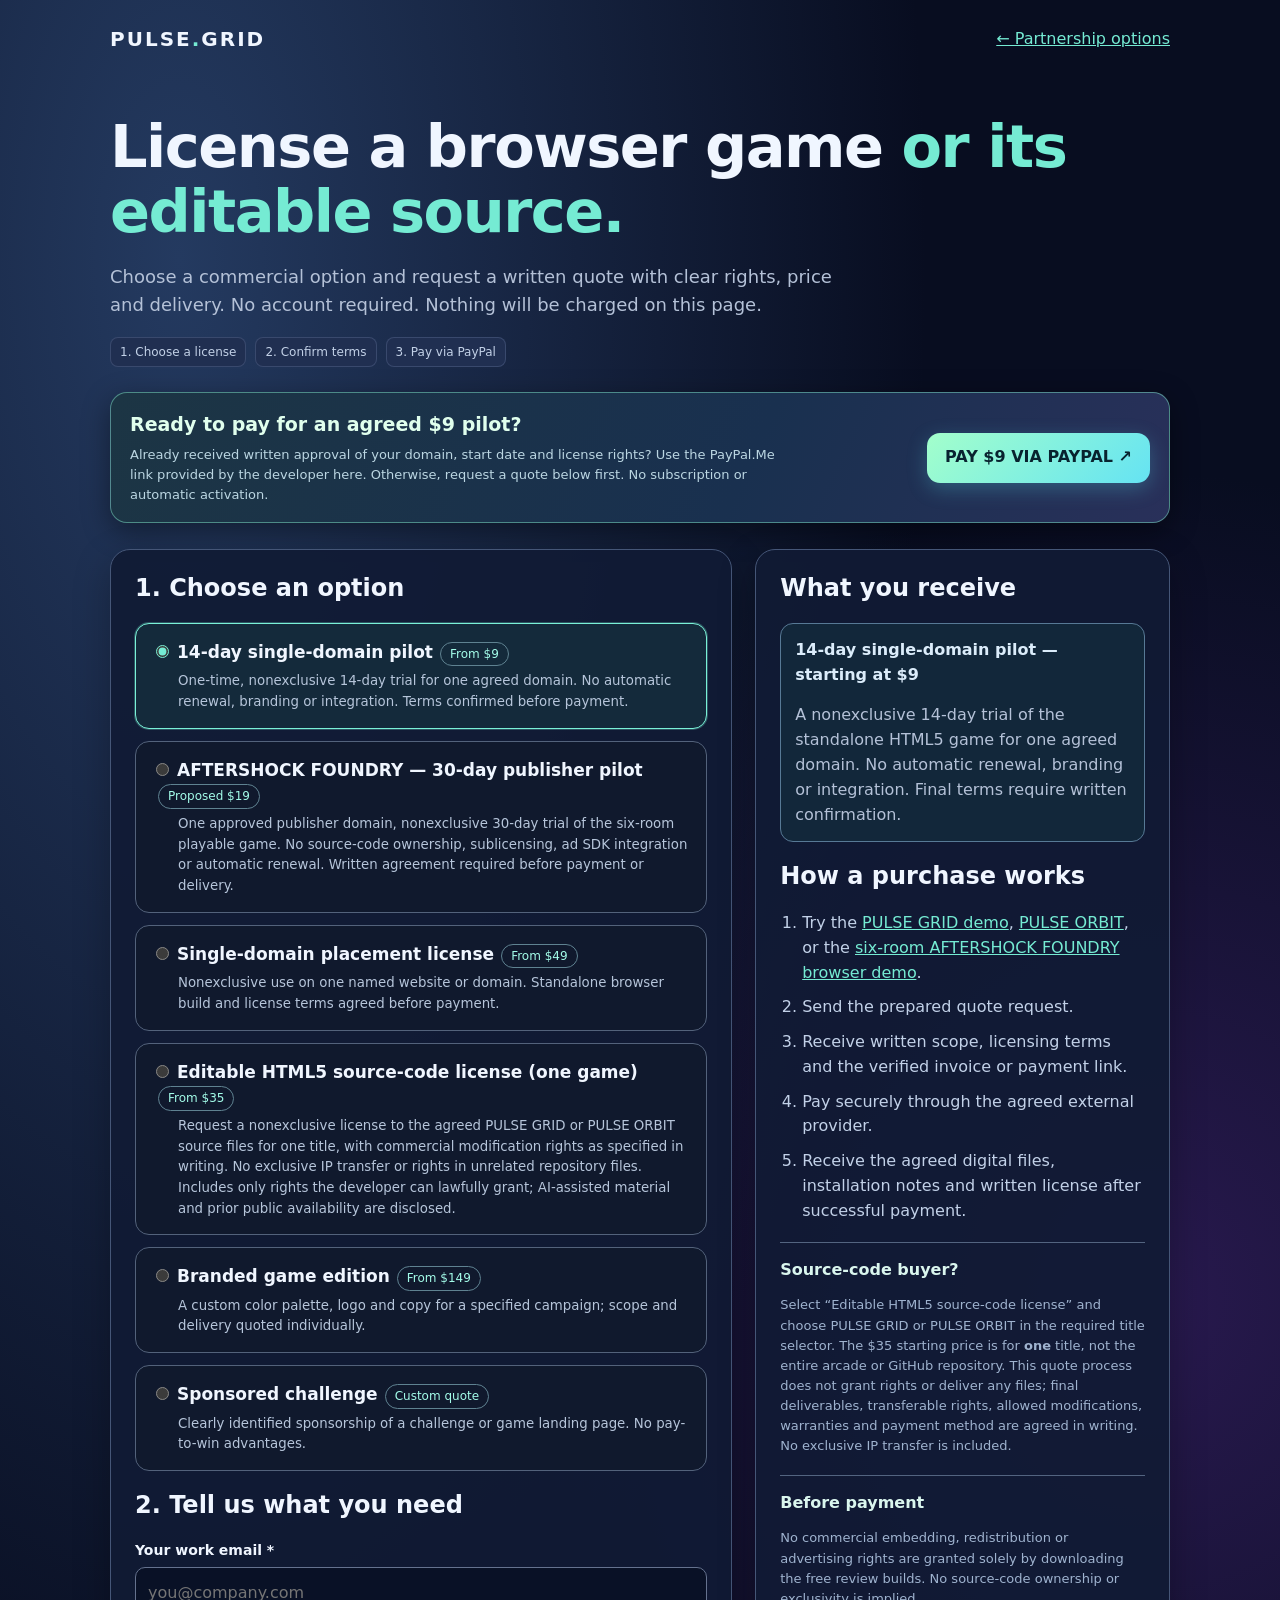
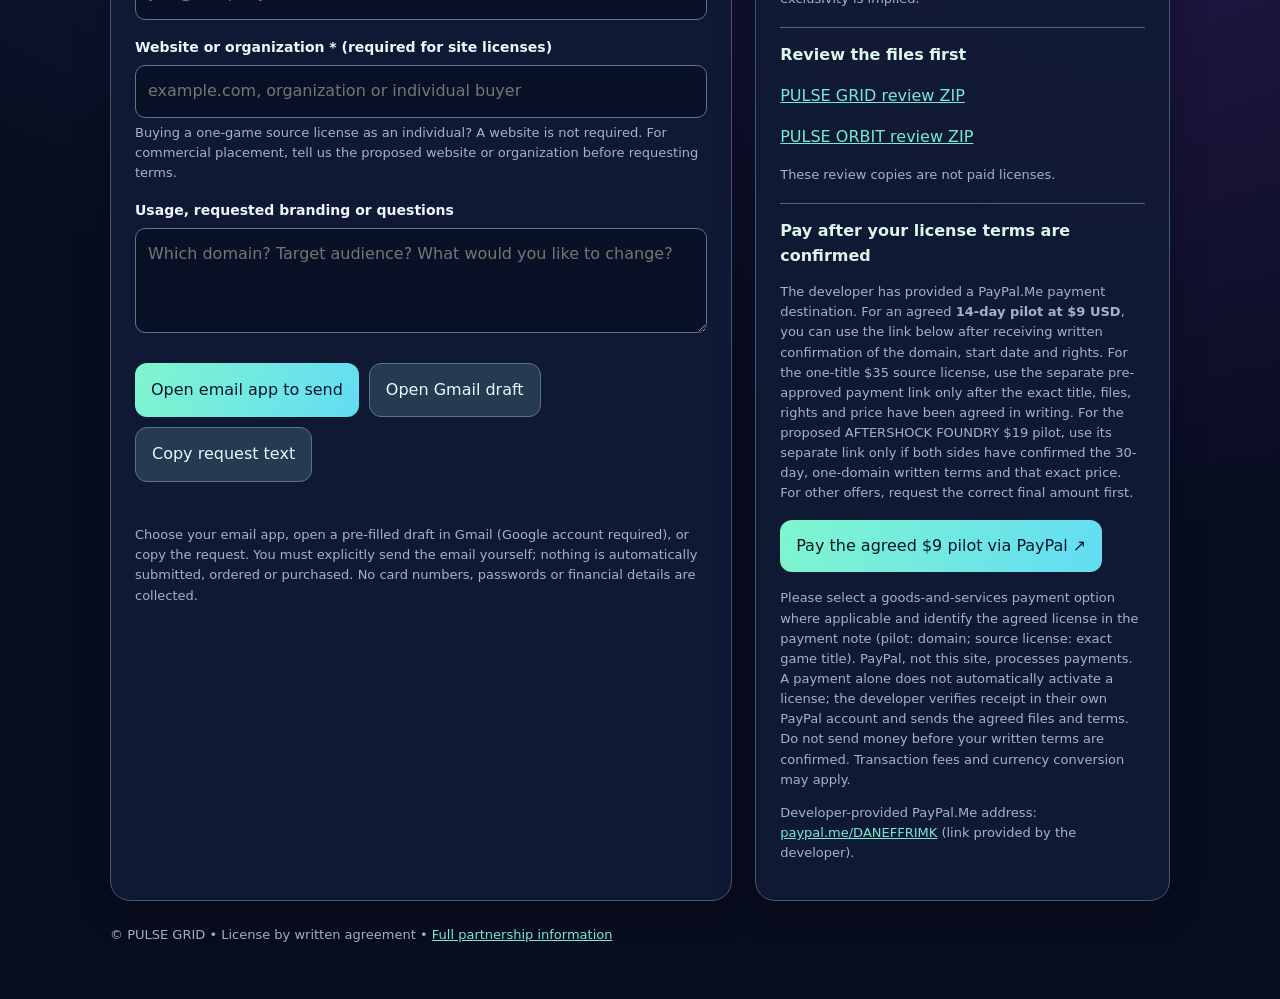
<file: pulse-grid/license-order.html>
<!doctype html>
<html lang="en"><head><meta charset="utf-8"><meta name="viewport" content="width=device-width,initial-scale=1">
<title>PULSE GRID — Commercial License Request</title>
<meta name="description" content="Request a PULSE GRID single-domain commercial license or a branded HTML5 edition. See scope, pricing and delivery terms before paying.">
<meta name="robots" content="index,follow"><meta property="og:type" content="website"><meta property="og:site_name" content="PULSE ARCADE"><meta property="og:url" content="https://pulse-grid-arcade.onrender.com/license-order.html"><meta property="og:title" content="PULSE ARCADE — Request a Commercial Game License"><meta property="og:description" content="Playable HTML5 games, clear nonexclusive license options and written terms before any payment."><meta property="og:image" content="https://pulse-grid-arcade.onrender.com/cover.png"><meta property="og:image:width" content="1200"><meta property="og:image:height" content="630"><meta name="twitter:card" content="summary_large_image"><meta name="twitter:image" content="https://pulse-grid-arcade.onrender.com/cover.png"><link rel="canonical" href="https://pulse-grid-arcade.onrender.com/license-order.html">
<style>
:root{color-scheme:dark;--bg:#080d20;--card:#121a34;--border:#455677;--text:#f0f6ff;--muted:#b4c1d7;--mint:#75ebd3}
*{box-sizing:border-box}body{margin:0;background:radial-gradient(ellipse at 14% 10%,#243a60 0,transparent 48%),radial-gradient(ellipse at 90% 50%,#28194e 0,transparent 45%),var(--bg);color:var(--text);font:16px/1.55 system-ui,-apple-system,Segoe UI,sans-serif}a{color:var(--mint)}.wrap{max-width:1100px;margin:auto;padding:24px 20px 54px}nav{display:flex;justify-content:space-between;gap:12px;align-items:center}nav b{letter-spacing:2px;font-size:20px}nav b span{color:var(--mint)}h1{font-size:clamp(33px,6vw,59px);letter-spacing:-1.5px;line-height:1.1;margin:60px 0 12px}h2{font-size:24px;line-height:1.2}p{color:var(--muted)}.sub{max-width:760px;font-size:18px}.layout{display:grid;grid-template-columns:minmax(0,1.2fr) minmax(270px,.8fr);gap:23px;margin-top:26px}.panel{background:#111b35eb;border:1px solid var(--border);border-radius:20px;padding:24px;box-shadow:0 12px 36px #0004}.option{display:block;cursor:pointer;background:#10192d;border:1px solid #53627b;border-radius:14px;margin:12px 0;padding:15px}.option:has(input:checked){background:#142a3b;border-color:#7af1d7;box-shadow:0 0 0 1px #7af1d744}.option input{accent-color:#75ebd3;margin-right:8px}.option strong{font-size:17px}.option small{display:block;color:#b6c5da;margin-left:27px;margin-top:5px}.pill{display:inline-block;border:1px solid #5f8291;border-radius:100px;padding:2px 9px;color:#a3fce9;font-size:12px;margin-left:7px}label.field{display:block;font-size:14px;margin:17px 0 6px;font-weight:700}input:not([type=radio]),textarea,select{width:100%;background:#091126;color:white;border:1px solid #65728e;padding:13px 12px;font:inherit;border-radius:10px;outline-offset:2px}input:focus,textarea:focus,select:focus{outline:2px solid var(--mint)}textarea{min-height:105px;resize:vertical}.button{border:0;border-radius:12px;display:inline-flex;align-items:center;justify-content:center;text-decoration:none;background:linear-gradient(110deg,#80f6cd,#63dcf4);color:#08162c;font-weight:850;padding:14px 16px;min-height:48px;cursor:pointer;font:inherit}.secondary{background:#263a51;color:#e5fbff;border:1px solid #577591}.actions{display:flex;flex-wrap:wrap;gap:10px;margin:22px 0 4px}.small{font-size:13px;color:#9fb3cf}.steps{margin:10px 0;padding-left:22px}.steps li{margin:10px 0;color:#c2d1e8}.notice{padding:14px;border:1px solid #577995;border-radius:13px;background:#12273a;color:#dbecfa}.detail{border-top:1px solid #536480;margin-top:18px;padding-top:15px}.detail strong{color:#daf6ee}.muted{color:#9fb2ce}.assist{min-height:26px;font-size:13px;color:#b8f7e0}footer{margin-top:24px;color:#9fafc9;font-size:13px}
@media(max-width:790px){.layout{grid-template-columns:1fr}.panel{padding:17px}h1{margin:34px 0 10px}.wrap{padding:16px 14px 36px}}

/* Checkout clarity: visible payment path without implying an order is already accepted */
.pay-quick{display:flex;align-items:center;justify-content:space-between;gap:18px;margin:25px 0 6px;padding:17px 19px;border-radius:17px;background:linear-gradient(115deg,#1c3544,#19304f 60%,#29305a);border:1px solid #78d8bf88;box-shadow:0 8px 28px #0006}
.pay-quick strong{display:block;color:#e0ffed;font-size:19px}
.pay-quick p{margin:5px 0 0;max-width:650px;font-size:13px;color:#bbd6e2}
.pay-quick a{display:inline-flex;align-items:center;justify-content:center;flex-shrink:0;padding:12px 18px;min-height:50px;border-radius:13px;background:linear-gradient(135deg,#a3ffcb,#65e3f3);text-decoration:none;color:#08232f;font-weight:850;box-shadow:0 6px 20px #53d4e446;white-space:nowrap}
.pay-quick a:hover{filter:brightness(1.06)}
.pay-quick a:focus-visible{outline:3px solid #f5ff92;outline-offset:4px}
.pay-steps{display:flex;align-items:center;gap:9px;flex-wrap:wrap;margin-top:12px;color:#c2d1e7;font-size:12px}
.pay-steps span{padding:5px 9px;border-radius:8px;background:#202f51;border:1px solid #697da357}
@media(max-width:790px){.pay-quick{margin:18px 0 0;flex-direction:column;align-items:stretch;padding:14px}.pay-quick strong{font-size:16px}.pay-quick a{width:100%}.pay-quick p{font-size:12px}.pay-steps{gap:6px;margin-bottom:0}.pay-steps span{font-size:11px}}
@media(prefers-reduced-motion:reduce){.pay-quick a{transition:none}}
.pay-quick[hidden],#approved-pilot-payment[hidden],#approved-aftershock-payment[hidden]{display:none!important}
</style></head><body>
<div class="wrap"><nav><b>PULSE<span>.</span>GRID</b><a href="/partners.html">← Partnership options</a></nav>
<h1>License a browser game <span style="color:#75ebd3">or its editable source.</span></h1>
<p class="sub">Choose a commercial option and request a written quote with clear rights, price and delivery. No account required. Nothing will be charged on this page.</p><div class="pay-steps" aria-label="How licensing works"><span>1. Choose a license</span><span>2. Confirm terms</span><span>3. Pay via PayPal</span></div><section id="fast-checkout" class="pay-quick" aria-label="Pay for an already approved $9 license"><div><strong>Ready to pay for an agreed $9 pilot?</strong><p>Already received written approval of your domain, start date and license rights? Use the PayPal.Me link provided by the developer here. Otherwise, request a quote below first. No subscription or automatic activation.</p></div><a href="https://paypal.me/DANEFFRIMK/9USD" target="_blank" rel="noopener noreferrer">PAY $9 VIA PAYPAL ↗</a></section>
<div class="layout">
<form class="panel" id="order">
<h2 style="margin-top:0">1. Choose an option</h2>
<label class="option"><input type="radio" name="offer" value="pilot" checked><strong>14-day single-domain pilot</strong><span class="pill">From $9</span><small>One-time, nonexclusive 14-day trial for one agreed domain. No automatic renewal, branding or integration. Terms confirmed before payment.</small></label>
<label class="option"><input type="radio" name="offer" value="aftershock"><strong>AFTERSHOCK FOUNDRY — 30-day publisher pilot</strong><span class="pill">Proposed $19</span><small>One approved publisher domain, nonexclusive 30-day trial of the six-room playable game. No source-code ownership, sublicensing, ad SDK integration or automatic renewal. Written agreement required before payment or delivery.</small></label>
<label class="option"><input type="radio" name="offer" value="standard"><strong>Single-domain placement license</strong><span class="pill">From $49</span><small>Nonexclusive use on one named website or domain. Standalone browser build and license terms agreed before payment.</small></label>
<label class="option"><input type="radio" name="offer" value="source"><strong>Editable HTML5 source-code license (one game)</strong><span class="pill">From $35</span><small>Request a nonexclusive license to the agreed PULSE GRID or PULSE ORBIT source files for one title, with commercial modification rights as specified in writing. No exclusive IP transfer or rights in unrelated repository files. Includes only rights the developer can lawfully grant; AI-assisted material and prior public availability are disclosed.</small></label>
<label class="option"><input type="radio" name="offer" value="branded"><strong>Branded game edition</strong><span class="pill">From $149</span><small>A custom color palette, logo and copy for a specified campaign; scope and delivery quoted individually.</small></label>
<label class="option"><input type="radio" name="offer" value="sponsored"><strong>Sponsored challenge</strong><span class="pill">Custom quote</span><small>Clearly identified sponsorship of a challenge or game landing page. No pay-to-win advantages.</small></label>
<h2>2. Tell us what you need</h2>
<label class="field" for="contact">Your work email *</label><input id="contact" type="email" name="contact" autocomplete="email" maxlength="180" placeholder="you@company.com" required>
<label class="field" for="site">Website or organization <span id="siteRequiredMarker">* (required for site licenses)</span></label><input id="site" type="text" name="site" maxlength="200" placeholder="example.com, organization or individual buyer" required><p class="small" style="margin:5px 0 10px">Buying a one-game source license as an individual? A website is not required. For commercial placement, tell us the proposed website or organization before requesting terms.</p>
<div id="sourceTitleWrap" hidden><label class="field" for="sourceTitle">Choose the title to license *</label><select id="sourceTitle" name="sourceTitle" required disabled><option value="">Select one game</option><option value="PULSE GRID">PULSE GRID</option><option value="PULSE ORBIT">PULSE ORBIT</option></select><p class="small" style="margin:8px 0 4px">Preview the exact title before requesting its source: <a id="sourceDemoLink" href="/" target="_blank" rel="noopener noreferrer">Play PULSE GRID ↗</a>. Preview access does not grant commercial rights.</p></div>
<label class="field" for="notes">Usage, requested branding or questions</label><textarea id="notes" name="notes" maxlength="1200" placeholder="Which domain? Target audience? What would you like to change?"></textarea>
<div class="actions"><button class="button" type="submit">Open email app to send</button><button class="button secondary" type="button" id="gmail">Open Gmail draft</button><button class="button secondary" type="button" id="copy">Copy request text</button></div>
<div class="assist" id="assist" role="status" aria-live="polite"></div>
<p class="small">Choose your email app, open a pre-filled draft in Gmail (Google account required), or copy the request. You must explicitly send the email yourself; nothing is automatically submitted, ordered or purchased. No card numbers, passwords or financial details are collected.</p>
</form>
<aside class="panel"><h2 style="margin-top:0">What you receive</h2>
<div class="notice"><strong id="selected">14-day single-domain pilot — starting at $9</strong><p id="selectedDesc" style="margin-bottom:0">A nonexclusive 14-day trial of the standalone HTML5 game for one agreed website. No automatic renewal, branding or integration. Final terms require written confirmation.</p></div>
<h2>How a purchase works</h2><ol class="steps"><li>Try the <a href="/">PULSE GRID demo</a>, <a href="/orbit.html">PULSE ORBIT</a>, or the <a href="/aftershock/studio.html">six-room AFTERSHOCK FOUNDRY browser demo</a>.</li><li>Send the prepared quote request.</li><li>Receive written scope, licensing terms and the verified invoice or payment link.</li><li>Pay securely through the agreed external provider.</li><li>Receive the agreed digital files, installation notes and written license after successful payment.</li></ol>
<div class="detail"><strong>Source-code buyer?</strong><p class="small">Select “Editable HTML5 source-code license” and choose PULSE GRID or PULSE ORBIT in the required title selector. The $35 starting price is for <b>one</b> title, not the entire arcade or GitHub repository. This quote process does not grant rights or deliver any files; final deliverables, transferable rights, allowed modifications, warranties and payment method are agreed in writing. No exclusive IP transfer is included.</p></div>
<div class="detail"><strong>Before payment</strong><p class="small">No commercial embedding, redistribution or advertising rights are granted solely by downloading the free review builds. No source-code ownership or exclusivity is implied.</p></div>
<div class="detail"><strong>Review the files first</strong><p><a href="/downloads/pulse-grid-review.zip">PULSE GRID review ZIP</a></p><p><a href="/downloads/pulse-orbit-review.zip">PULSE ORBIT review ZIP</a></p><p class="small">These review copies are not paid licenses.</p></div>
<div class="detail"><strong>Pay after your license terms are confirmed</strong><p class="small">The developer has provided a PayPal.Me payment destination. For an agreed <b>14-day pilot at $9 USD</b>, you can use the link below after receiving written confirmation of the domain, start date and rights. For the one-title $35 source license, use the separate pre-approved payment link only after the exact title, files, rights and price have been agreed in writing. For the proposed AFTERSHOCK FOUNDRY $19 pilot, use its separate link only if both sides have confirmed the 30-day, one-domain written terms and that exact price. For other offers, request the correct final amount first.</p><p id="approved-pilot-payment"><a class="button" href="https://paypal.me/DANEFFRIMK/9USD" target="_blank" rel="noopener noreferrer" aria-label="Pay nine US dollars for the agreed PULSE GRID pilot through PayPal">Pay the agreed $9 pilot via PayPal ↗</a></p><p id="approved-aftershock-payment" hidden><a class="button secondary" href="https://paypal.me/DANEFFRIMK/19USD" target="_blank" rel="noopener noreferrer" aria-label="Pay 19 US dollars for a previously agreed AFTERSHOCK FOUNDRY publisher pilot through PayPal">Pay $19 for an agreed AFTERSHOCK publisher pilot ↗</a></p><p id="approved-source-payment" hidden><a class="button secondary" href="https://paypal.me/DANEFFRIMK/35USD" target="_blank" rel="noopener noreferrer" aria-label="Pay 35 US dollars for a separately approved one-title PULSE source-code license via PayPal">Pay $35 for an approved one-game source license ↗</a></p><p id="approved-source-note" hidden class="small">Only use this $35 link if the developer already confirmed in writing which one game, exact source files, commercial rights, limitations and delivery terms you are purchasing. Selecting an option here is not approval. No files or rights are granted automatically on payment.</p><p class="small">Please select a goods-and-services payment option where applicable and identify the agreed license in the payment note (pilot: domain; source license: exact game title). PayPal, not this site, processes payments. A payment alone does not automatically activate a license; the developer verifies receipt in their own PayPal account and sends the agreed files and terms. Do not send money before your written terms are confirmed. Transaction fees and currency conversion may apply.</p><p class="small">Developer-provided PayPal.Me address: <a href="https://paypal.me/DANEFFRIMK" target="_blank" rel="noopener noreferrer">paypal.me/DANEFFRIMK</a> (link provided by the developer).</p></div>
</aside>
</div><footer>© PULSE GRID • License by written agreement • <a href="/partners.html">Full partnership information</a></footer></div>
<script>
(function(){
 const choices={
  pilot:['14-day single-domain pilot — starting at $9','A nonexclusive 14-day trial of the standalone HTML5 game for one agreed domain. No automatic renewal, branding or integration. Final terms require written confirmation.','14-day single-domain pilot (from USD 9)'],
  aftershock:['AFTERSHOCK FOUNDRY — proposed $19, 30-day pilot','A nonexclusive 30-day browser-game pilot for one agreed publisher domain. Six-room review is freely playable; the commercial package, hosting rights, start date and payment require prior written agreement. No automatic renewal or source-code ownership.','AFTERSHOCK FOUNDRY 30-day single-domain pilot (proposed USD 19)'],
  standard:['Single-domain license — starting at $49','A defined, nonexclusive license for one agreed domain, with a deployable HTML5 game build and installation notes. Final rights and terms require written confirmation.','Single-domain placement license (from USD 49)'],
  source:['One-title source-code license — starting at $35','A request for an editable HTML5 source package for one selected PULSE title and agreed nonexclusive commercial modification/use terms. No exclusivity, game brand/IP assignment, unrelated repository content or automatic delivery. AI-assisted code/assets and previously public material must be acknowledged in the final written agreement.','Nonexclusive editable source license, one title (from USD 35)'],
  branded:['Branded edition — starting at $149','A branded edition with campaign-specific colors, logo and copy. Exact custom work, timing and pricing require a written quote.','Branded game edition (from USD 149)'],
  sponsored:['Sponsored challenge — by quote','A clearly labeled promotion without gameplay advantages, based on a separately agreed campaign.','Sponsored challenge (price by quote)']
 };
 const form=document.getElementById('order'),assist=document.getElementById('assist');
 function selection(){return form.querySelector('input[name=offer]:checked').value;}
 function update(){const data=choices[selection()];document.getElementById('selected').textContent=data[0];document.getElementById('selectedDesc').textContent=data[1];const source=selection()==='source',wrap=document.getElementById('sourceTitleWrap'),title=document.getElementById('sourceTitle');wrap.hidden=!source;title.disabled=!source;title.required=source;const preview=document.getElementById('sourceDemoLink');preview.href=title.value==='PULSE ORBIT'?'/orbit.html':'/';preview.textContent='Play '+(title.value==='PULSE ORBIT'?'PULSE ORBIT':'PULSE GRID')+' ↗';document.getElementById('approved-source-payment').hidden=!source;document.getElementById('approved-source-note').hidden=!source;const site=document.getElementById('site'),siteMarker=document.getElementById('siteRequiredMarker');site.required=!source;siteMarker.hidden=source;const pilot=selection()==='pilot';document.getElementById('fast-checkout').hidden=!pilot;document.getElementById('approved-pilot-payment').hidden=!pilot;document.getElementById('approved-aftershock-payment').hidden=selection()!=='aftershock';}
 function build(){
  const data=choices[selection()],email=document.getElementById('contact').value.trim(),site=document.getElementById('site').value.trim(),notes=document.getElementById('notes').value.trim();
  const title=selection()==='aftershock'?'AFTERSHOCK FOUNDRY':(selection()==='source'?document.getElementById('sourceTitle').value:'');
  const subject=(title||'PULSE GRID')+' — '+data[2]+' quote request';
  const body='I would like a commercial quote for '+(title||'PULSE GRID')+'.\n\nOffer: '+data[2]+'\nMy contact email: '+email+'\nWebsite / organization: '+(site||'Individual buyer (website not provided)')+'\n'+(title?'Game title: '+title+'\n':'')+'Intended use / questions: '+(notes||'Please contact me for details.')+'\n\nI understand this is an inquiry only. Price, deliverables, usage rights and a verified payment method must be agreed before payment.';
  return {subject:subject,body:body};
 }
 const requestedOffer=new URLSearchParams(window.location.search).get('offer');if(choices[requestedOffer]){const target=form.querySelector('input[name=offer][value="'+requestedOffer+'"]');if(target)target.checked=true;}
 form.querySelectorAll('input[name=offer]').forEach(function(radio){radio.addEventListener('change',update);});document.getElementById('sourceTitle').addEventListener('change',update);update();
 form.addEventListener('submit',function(e){e.preventDefault();if(!form.reportValidity())return;const msg=build();assist.textContent='Opening your email app. Please send the message there to submit your request.';window.location.href='mailto:efrimaidan2@gmail.com?subject='+encodeURIComponent(msg.subject)+'&body='+encodeURIComponent(msg.body);});
 document.getElementById('gmail').addEventListener('click',function(){if(!form.reportValidity())return;const msg=build();const url='https://mail.google.com/mail/?view=cm&fs=1&to=efrimaidan2%40gmail.com&su='+encodeURIComponent(msg.subject)+'&body='+encodeURIComponent(msg.body);assist.textContent='Opening a pre-filled Gmail draft. Please click Send in Gmail to submit your request.';window.open(url,'_blank','noopener,noreferrer');});
 document.getElementById('copy').addEventListener('click',async function(){if(!form.reportValidity())return;const msg=build();const content='To: efrimaidan2@gmail.com\nSubject: '+msg.subject+'\n\n'+msg.body;try{await navigator.clipboard.writeText(content);assist.textContent='Copied. Paste into an email and send it to submit your request.';}catch(e){assist.textContent='Copy unavailable in this browser; use the email button instead.';}});
})();
</script></body></html>
</file>
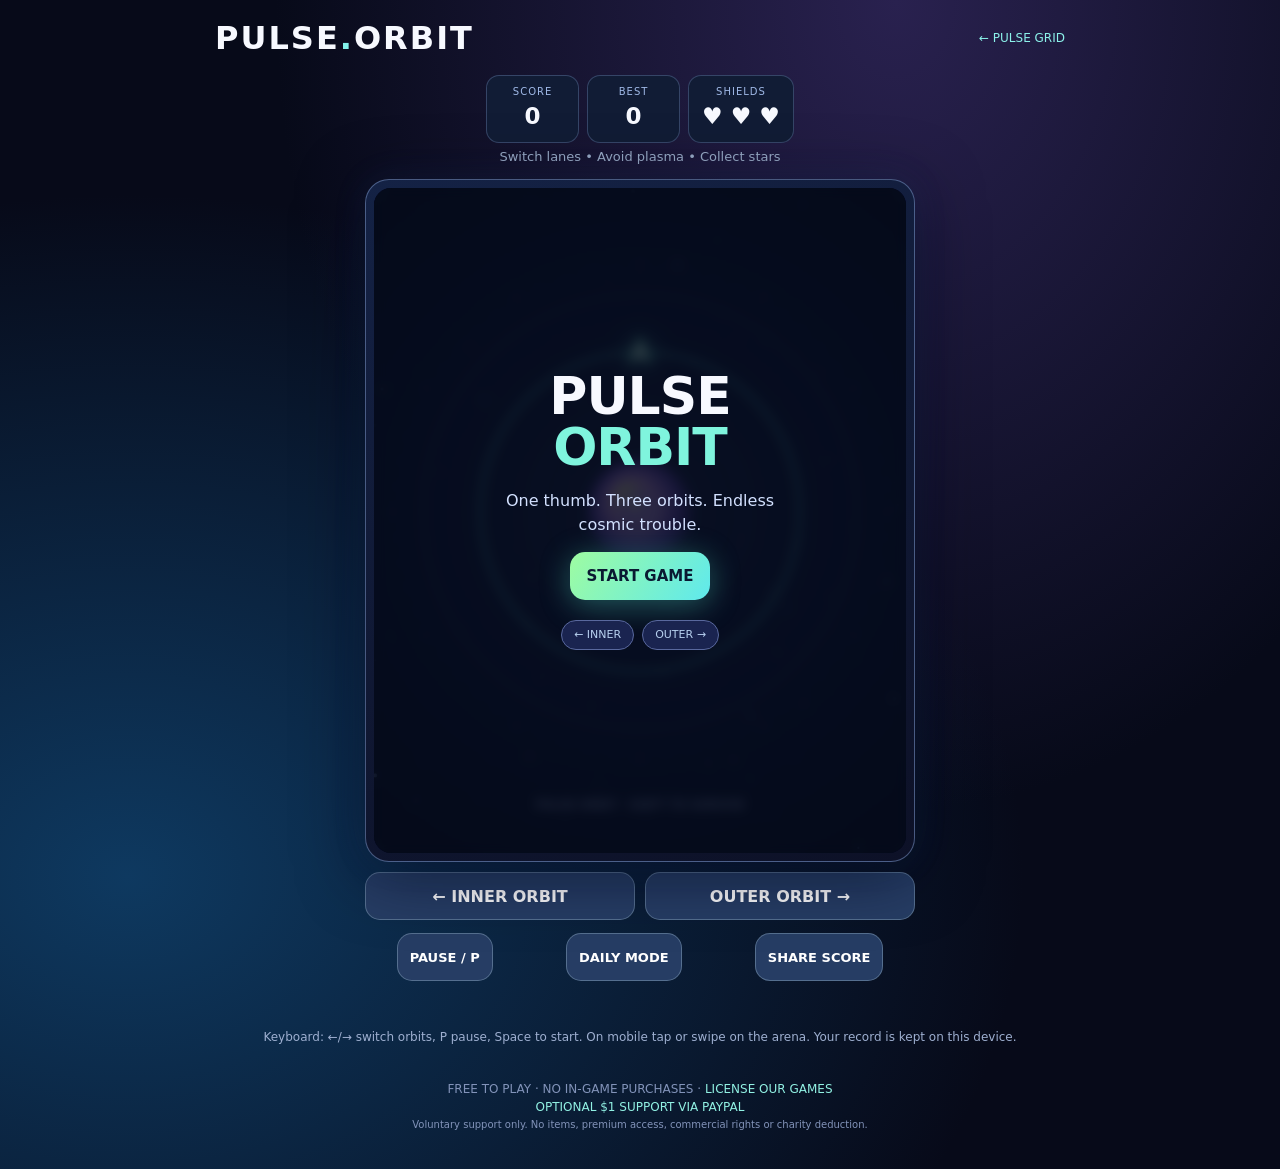
<file: pulse-grid/orbit.html>
<!doctype html>
<html lang="en"><head><meta charset="utf-8"><meta name="viewport" content="width=device-width, initial-scale=1, viewport-fit=cover"><meta name="theme-color" content="#080c24">
<title>PULSE ORBIT — Free One-Tap Cosmic Survival Arcade Game</title>
<meta name="description" content="PULSE ORBIT is a free one-tap cosmic survival arcade game for mobile and desktop. Switch orbital lanes, dodge incoming plasma and collect stars to beat your record.">
<link rel="canonical" href="https://pulse-grid-arcade.onrender.com/orbit.html"><meta property="og:url" content="https://pulse-grid-arcade.onrender.com/orbit.html"><meta name="robots" content="index,follow">
<meta property="og:title" content="PULSE ORBIT — How Long Can You Survive?"><meta property="og:description" content="A free one-tap neon cosmic survival game. Switch orbits, avoid plasma and share your survival score. No installation.">
<link rel="icon" href="/favicon.svg" type="image/svg+xml">
<style>
*{box-sizing:border-box}body{margin:0;background:radial-gradient(ellipse at 70% 0,#29214f 0,transparent 49%),radial-gradient(ellipse at 10% 75%,#0e3960 0,transparent 55%),#070a19;color:#f7f9ff;font:16px/1.45 system-ui,-apple-system,Segoe UI,sans-serif;min-height:100vh}.wrap{max-width:880px;margin:auto;padding:15px}header{display:flex;justify-content:space-between;align-items:center;gap:10px;margin:0 0 9px}header strong{font-size:clamp(20px,3.3vw,32px);letter-spacing:2px}header strong span{color:#82f2eb}a{color:#8cf2ea;text-decoration:none}header a{font-size:12px}.headline{text-align:center;margin:14px auto 10px}.headline p{color:#9dafcb;font-size:13px;margin:5px}.stats{display:flex;gap:8px;justify-content:center;flex-wrap:wrap}.stat{background:#111c35;border:1px solid #556a9288;padding:9px 13px;border-radius:13px;min-width:93px;text-align:center}.stat label{display:block;font-size:10px;letter-spacing:1px;color:#9fb8e6}.stat b{font-size:23px;font-variant-numeric:tabular-nums}.stage{max-width:550px;width:100%;margin:12px auto 0;position:relative;border:1px solid #7089ba99;box-shadow:0 12px 65px #01051b9e,0 0 35px #4c9ee01a;border-radius:24px;padding:8px;background:linear-gradient(160deg,#142245,#0d1127);touch-action:none}canvas{width:100%;height:auto;aspect-ratio:720/900;display:block;border-radius:17px;touch-action:none;background:#080c23}.overlay{position:absolute;inset:8px;display:grid;place-items:center;background:#060b1ad1;border-radius:18px;backdrop-filter:blur(6px)}.overlay[hidden]{display:none}.panel{max-width:340px;padding:22px 15px;text-align:center}.panel h1{font-size:clamp(34px,6vw,52px);letter-spacing:-1px;line-height:.98;margin:0 0 15px}.panel h1 span{color:#7ff4dd}.panel p{color:#d3e1ff}.btn{border:1px solid #85a1bb7f;border-radius:15px;min-height:48px;padding:13px 17px;font:800 15px system-ui;cursor:pointer;color:white;background:#263d64;touch-action:manipulation}.btn.primary{color:#0a1932;background:linear-gradient(125deg,#9efca1,#5fe9ed);border:none;box-shadow:0 5px 30px #52edd157}.btn:active{transform:translateY(2px)}.buttons{display:grid;grid-template-columns:1fr 1fr;gap:10px;margin:10px auto 0;max-width:550px}.buttons .btn{font-size:16px}.tools{max-width:550px;display:flex;justify-content:space-around;align-items:center;margin:13px auto;gap:10px}.tools .btn{font-size:13px;padding:9px 12px}.tiny{font-size:12px;color:#9eafd0;text-align:center;margin:15px 0}.hint{display:inline-block;border:1px solid #59689e;border-radius:50px;background:#1a2450;padding:6px 12px;font-size:11px;color:#b7d0ef;margin:4px}#message{min-height:20px;font-size:12px;color:#86f5dd;text-align:center}footer{text-align:center;padding:20px;color:#8293b9;font-size:12px}.link{color:#91f1e3}@media(max-width:520px){.wrap{padding:8px}.headline{margin:5px 0}.stats .stat{padding:6px 10px;min-width:82px}.stat b{font-size:18px}.stage{margin:6px auto 0}.buttons{margin:8px auto}.buttons .btn{min-height:55px}.panel{padding:12px 9px}}
</style></head>
<body><div class="wrap"><header><strong>PULSE<span>.</span>ORBIT</strong><a href="/">← PULSE GRID</a></header>
<div class="headline"><div class="stats"><div class="stat"><label>SCORE</label><b id="score">0</b></div><div class="stat"><label>BEST</label><b id="best">0</b></div><div class="stat"><label>SHIELDS</label><b id="life">♥ ♥ ♥</b></div></div><p>Switch lanes • Avoid plasma • Collect stars</p></div>
<div class="stage"><canvas id="canvas" width="720" height="900" aria-label="Orbital survival game"></canvas><div id="overlay" class="overlay"><div class="panel"><h1 id="title">PULSE<br><span>ORBIT</span></h1><p id="description">One thumb. Three orbits. Endless cosmic trouble.</p><button id="start" class="btn primary">START GAME</button><button id="shareEnd" class="btn" hidden style="margin-top:10px">CHALLENGE A FRIEND ↗</button><p><span class="hint">← INNER</span><span class="hint">OUTER →</span></p></div></div></div>
<div class="buttons"><button id="inner" class="btn">← INNER ORBIT</button><button id="outer" class="btn">OUTER ORBIT →</button></div>
<div class="tools"><button id="pause" class="btn">PAUSE / P</button><button id="daily" class="btn">DAILY MODE</button><button id="share" class="btn">SHARE SCORE</button></div>
<div id="message" aria-live="polite"></div><p class="tiny">Keyboard: ←/→ switch orbits, P pause, Space to start. On mobile tap or swipe on the arena. Your record is kept on this device.</p>
<footer>FREE TO PLAY · NO IN-GAME PURCHASES · <a class="link" href="/partners.html">LICENSE OUR GAMES</a><br><a class="link" href="https://paypal.me/DANEFFRIMK/1USD" target="_blank" rel="noopener noreferrer">OPTIONAL $1 SUPPORT VIA PAYPAL</a><br><small>Voluntary support only. No items, premium access, commercial rights or charity deduction.</small></footer></div>
<script>
'use strict';
// Optional local scores should never prevent gameplay if storage is blocked.
function storageGet(key){try{return window.localStorage.getItem(key)}catch(e){return null}}
function storageSet(key,value){try{window.localStorage.setItem(key,String(value))}catch(e){}}
const cv=document.getElementById('canvas'),g=cv.getContext('2d'),$=id=>document.getElementById(id),M=Math.PI*2,orbit=[144,216,294],Cx=360,Cy=438;
let state='ready',dailyMode=false,rngSeed=0,seeded=0,angle=-Math.PI/2,lane=1,life=3,points=0,best=Number(storageGet('pulse-orbit-best')||0),elapsed=0,spawnT=1.6,starT=2.4,inv=0,shift=0,shake=0,last=0,raf=0,obstacles=[],tokens=[],particles=[],trail=[],stars=[];
$('best').textContent=best;
let seed=46832;function rand(){if(dailyMode){rngSeed=(Math.imul(1664525,rngSeed)+1013904223)>>>0;return rngSeed/4294967296}seed=(Math.imul(1664525,seed)+1013904223)>>>0;return seed/4294967296}
function noiseStars(){stars=[];for(let i=0;i<110;i++)stars.push({x:rand()*720,y:rand()*900,r:.8+rand()*2.0,a:.2+rand()*.8,s:rand()*M})}noiseStars();
function origin(a,r){return{x:Cx+Math.cos(a)*r,y:Cy+Math.sin(a)*r}}
function diff(a,b){return Math.atan2(Math.sin(a-b),Math.cos(a-b))}
function stats(){$('score').textContent=Math.floor(points).toLocaleString();$('best').textContent=best.toLocaleString();$('life').textContent='♥ '.repeat(life).trim()||'—'}
function showOverlay(title,sub,button){$('title').innerHTML=title;$('description').textContent=sub;$('start').textContent=button;$('overlay').hidden=false}
function start(daily=dailyMode){dailyMode=daily;rngSeed=Number(new Date().toISOString().slice(0,10).replaceAll('-',''))>>>0;angle=-Math.PI/2;lane=1;life=3;elapsed=0;points=0;spawnT=1.6;starT=2.4;inv=.6;shift=0;shake=0;obstacles=[];tokens=[];particles=[];trail=[];state='play';last=performance.now();$('overlay').hidden=true;$('shareEnd').hidden=true;stats();cancelAnimationFrame(raf);raf=requestAnimationFrame(loop)}
function end(){state='over';cancelAnimationFrame(raf);const n=Math.floor(points);if(n>best){best=n;try{storageSet('pulse-orbit-best',String(best))}catch(e){}}stats();showOverlay('GAME<br><span>OVER</span>','You survived '+elapsed.toFixed(1)+' seconds and scored '+n.toLocaleString()+'.','TRY AGAIN');$('shareEnd').hidden=false}
function pause(){if(state==='play'){state='pause';showOverlay('PAUSED','The cosmos can wait.','RESUME');$('shareEnd').hidden=true;cancelAnimationFrame(raf)}else if(state==='pause'){state='play';$('overlay').hidden=true;last=performance.now();raf=requestAnimationFrame(loop)}}
function move(d){if(state!=='play')return;const dest=Math.max(0,Math.min(2,lane+d));if(dest===lane)return;lane=dest;inv=Math.max(inv,.26);shift=.28;const pos=origin(angle,orbit[lane]);for(let i=0;i<12;i++)particle(pos.x,pos.y,'#81ffed',3,.45)}
function particle(x,y,col,sp=2,t=1){particles.push({x,y,vx:(rand()-.5)*sp*95,vy:(rand()-.5)*sp*95,life:t,max:t,col,size:2+rand()*5})}
function spawnHazard(){let target=Math.floor(rand()*3),width=.18+rand()*.11,where=(angle+1.7+rand()*1.7)%M;obstacles.push({lane:target,a:where,w:width,rotation:(rand()-.5)*.25,t:0,lastHit:false});if(obstacles.length>25)obstacles.shift()}
function spawnToken(){const target=Math.floor(rand()*3),where=(angle+.8+rand()*4)%M;tokens.push({lane:target,a:where,t:0,rotation:.02+rand()*.13});if(tokens.length>15)tokens.shift()}
function update(dt){elapsed+=dt;points+=dt*11*(1+Math.floor(elapsed/22)*.17);angle=(angle+(1.45+Math.min(elapsed*.011,1.25))*dt)%M;inv=Math.max(0,inv-dt);shift=Math.max(0,shift-dt);shake=Math.max(0,shake-dt*8);
spawnT-=dt;if(spawnT<=0){spawnHazard();spawnT=Math.max(.6,1.7-elapsed*.008)*(.72+rand()*.65)}
starT-=dt;if(starT<=0){spawnToken();starT=1.6+rand()*1.8}
for(const h of obstacles){h.t+=dt;h.a+=h.rotation*dt;if(h.t<6.2&&h.lane===lane&&Math.abs(diff(h.a,angle))<h.w&&inv<=0){life--;inv=1.2;shake=14;const pos=origin(angle,orbit[lane]);for(let k=0;k<25;k++)particle(pos.x,pos.y,'#ff668d',3,.7);stats();if(life<=0){end();return}}}
obstacles=obstacles.filter(h=>h.t<8.7);
for(const t of tokens){t.t+=dt;t.a+=t.rotation*dt;if(t.t<7&&t.lane===lane&&Math.abs(diff(t.a,angle))<.13){t.t=100;points+=65;const pos=origin(t.a,orbit[lane]);for(let k=0;k<14;k++)particle(pos.x,pos.y,'#ffe89a',2.4,.8)}}tokens=tokens.filter(t=>t.t<7.5);
const pos=origin(angle,orbit[lane]);trail.push({x:pos.x,y:pos.y,t:.38});if(trail.length>25)trail.shift();for(const t of trail)t.t-=dt;trail=trail.filter(t=>t.t>0);
for(const p of particles){p.x+=p.vx*dt;p.y+=p.vy*dt;p.vx*=.98;p.vy*=.98;p.life-=dt}particles=particles.filter(p=>p.life>0);
stats()}
function circle(x,y,r,fill){g.beginPath();g.arc(x,y,r,0,M);g.fillStyle=fill;g.fill()}
function draw(t){const bg=g.createRadialGradient(Cx,Cy,30,Cx,Cy,530);bg.addColorStop(0,'#1b2448');bg.addColorStop(.45,'#0b1539');bg.addColorStop(1,'#060a1f');g.fillStyle=bg;g.fillRect(0,0,720,900);
for(const s of stars){g.globalAlpha=s.a*(.55+.45*Math.sin(t*.0013+s.s));circle(s.x,s.y,s.r,'#a9c2ff')}g.globalAlpha=1;
g.save();g.translate((rand()-.5)*shake,(rand()-.5)*shake);
for(let i=0;i<3;i++){g.beginPath();g.arc(Cx,Cy,orbit[i],0,M);g.lineWidth=i===lane?5:2;g.strokeStyle=i===lane?'#71f8ec88':'#657db84f';g.stroke();}
for(let i=0;i<60;i++){const ang=i*M/60;const p=origin(ang,327);g.save();g.translate(p.x,p.y);g.rotate(ang);g.fillStyle='#769dd84a';g.fillRect(0,-1,i%5===0?14:7,i%5===0?2:1);g.restore()}
const core=g.createRadialGradient(Cx-20,Cy-25,5,Cx,Cy,75);core.addColorStop(0,'#fff5bd');core.addColorStop(.38,'#e1a3ff');core.addColorStop(.75,'#714fd0');core.addColorStop(1,'#7444cb00');circle(Cx,Cy,84,core);
circle(Cx,Cy,28,'#d0a5ff');circle(Cx-7,Cy-10,8,'#fff7e5');
for(const h of obstacles){const a=Math.max(0,Math.min(1,(8.7-h.t)/1.4)),r=orbit[h.lane];g.save();g.globalAlpha=a;g.beginPath();g.arc(Cx,Cy,r,h.a-h.w,h.a+h.w);g.strokeStyle='#ff6f8f';g.shadowColor='#ff446b';g.shadowBlur=25;g.lineWidth=18;g.lineCap='round';g.stroke();g.lineWidth=4;g.strokeStyle='#ffc5d0';g.stroke();g.restore()}
for(const s of tokens){const p=origin(s.a,orbit[s.lane]);g.save();g.globalAlpha=Math.min(1,(7.5-s.t));g.translate(p.x,p.y);g.rotate(t*.002);g.shadowColor='#fff4a8';g.shadowBlur=25;g.fillStyle='#ffed9d';g.beginPath();for(let i=0;i<8;i++){const a=i*Math.PI/4,r=i%2?7:18;if(i===0)g.moveTo(Math.cos(a)*r,Math.sin(a)*r);else g.lineTo(Math.cos(a)*r,Math.sin(a)*r)}g.closePath();g.fill();g.restore()}
for(const tr of trail){g.globalAlpha=.4*tr.t/.38;circle(tr.x,tr.y,4+12*tr.t/.38,'#63efd5')}g.globalAlpha=1;
const pos=origin(angle,orbit[lane]);g.save();g.translate(pos.x,pos.y);g.rotate(angle+Math.PI/2);g.globalAlpha=inv>0&&Math.sin(t*.02)>0?0.5:1;g.shadowBlur=28;g.shadowColor='#69fceb';g.fillStyle='#88fbd9';g.beginPath();g.moveTo(0,-22);g.lineTo(18,15);g.lineTo(0,8);g.lineTo(-18,15);g.closePath();g.fill();g.shadowBlur=0;g.fillStyle='#fff';g.beginPath();g.moveTo(0,-13);g.lineTo(8,7);g.lineTo(-8,7);g.fill();g.restore();g.globalAlpha=1;
for(const p of particles){g.globalAlpha=p.life/p.max;circle(p.x,p.y,p.size*p.life/p.max,p.col)}g.globalAlpha=1;
g.restore();
g.font='bold 15px system-ui';g.fillStyle='#9faedc';g.textAlign='center';g.fillText('PULSE ORBIT · SHIFT TO SURVIVE',Cx,840);
}
function loop(t){if(state!=='play')return;const dt=Math.min(.05,(t-last)/1000||0);last=t;update(dt);draw(t);if(state==='play')raf=requestAnimationFrame(loop)}
function share(){const score=Math.max(Math.floor(points),best);const u=new URL(location.href);u.searchParams.set('challenge',String(score));const text='I scored '+score+' in PULSE ORBIT! Can you stay in orbit longer? '+u.href;if(navigator.share)navigator.share({title:'PULSE ORBIT',text}).catch(()=>{});else if(navigator.clipboard?.writeText)navigator.clipboard.writeText(text).then(()=>$('message').textContent='Challenge link copied!').catch(()=>{$('message').textContent='Copy the URL to challenge a friend.'});else $('message').textContent='Copy the URL to challenge a friend.'}
$('inner').onclick=()=>move(-1);$('outer').onclick=()=>move(1);$('pause').onclick=pause;$('daily').onclick=()=>start(true);$('share').onclick=share;$('shareEnd').onclick=share;
// A background tab should not keep consuming player lives.
document.addEventListener('visibilitychange',()=>{if(document.hidden&&state==='play')pause()});
$('start').onclick=()=>{if(state==='pause')pause();else start()};document.addEventListener('keydown',e=>{if(['ArrowLeft','ArrowRight','Space'].includes(e.code))e.preventDefault();if(e.repeat)return;if(e.code==='ArrowLeft'||e.code==='KeyA')move(-1);else if(e.code==='ArrowRight'||e.code==='KeyD')move(1);else if(e.code==='KeyP')pause();else if(e.code==='Space'&&state!=='play')state==='pause'?pause():start()});
let tx=0,ty=0;cv.addEventListener('pointerdown',e=>{tx=e.offsetX;ty=e.offsetY;cv.setPointerCapture?.(e.pointerId)});cv.addEventListener('pointerup',e=>{const dx=e.offsetX-tx;if(Math.abs(dx)>25)move(dx>0?1:-1);else move(e.offsetX>cv.clientWidth/2?1:-1)});
const c=new URLSearchParams(location.search).get('challenge');if(c&&/^\d{1,8}$/.test(c)){$('description').textContent='A friend challenged you to beat '+Number(c).toLocaleString()+'. Can you survive?';$('start').textContent='ACCEPT CHALLENGE'}
stats();draw(0);
</script></body></html>
</file>
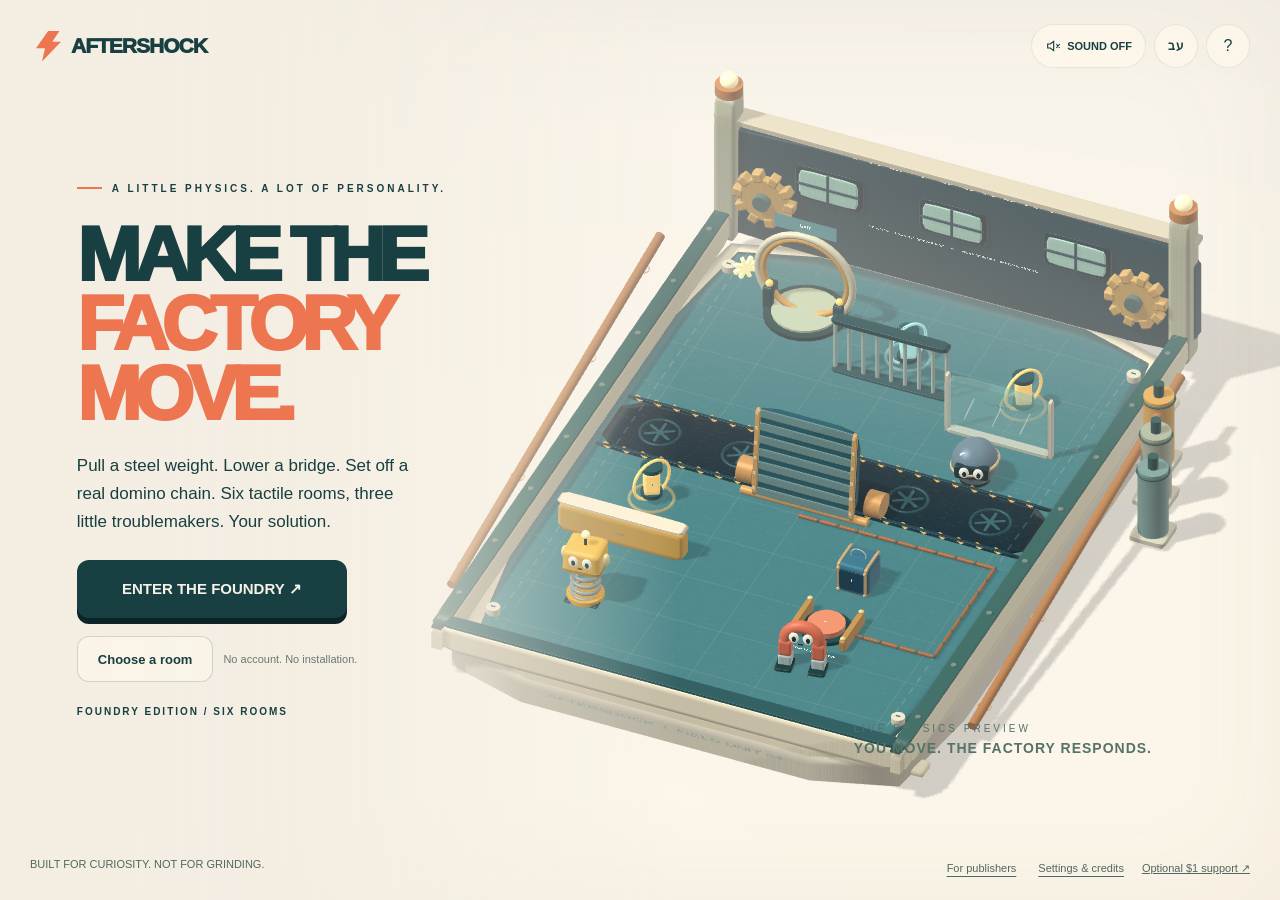
<file: pulse-grid/aftershock/foundry.html>
<!doctype html>
<html lang="he" dir="rtl">
<head>
<meta charset="utf-8"><meta name="viewport" content="width=device-width,initial-scale=1,viewport-fit=cover">
<meta name="theme-color" content="#f2ece2"><meta name="description" content="AFTERSHOCK: a tiny spark, three borrowed bodies, and a beautifully breakable toy factory. Six physics-puzzle rooms with magnetic weights, a movable bridge and contact-driven domino circuits. Free to play, no account required.">
<title>AFTERSHOCK FOUNDRY — Borrow a body. Break the rules.</title>
<link rel="canonical" href="https://pulse-grid-arcade.onrender.com/aftershock/foundry.html">
<meta name="robots" content="index,follow,max-image-preview:large">
<meta property="og:type" content="website">
<meta property="og:site_name" content="PULSE ARCADE">
<meta property="og:url" content="https://pulse-grid-arcade.onrender.com/aftershock/foundry.html">
<meta property="og:title" content="AFTERSHOCK FOUNDRY — Six Free Physics Puzzle Rooms">
<meta property="og:description" content="Borrow three bodies to solve six interactive toy-factory physics puzzles. Instant browser play on mobile and desktop — free, no account.">
<meta name="twitter:card" content="summary">
<meta name="twitter:title" content="AFTERSHOCK FOUNDRY — Play Six Physics Rooms Free">
<meta name="twitter:description" content="Six free physics puzzles, magnetic weights, moving bridges and domino circuits. No account required.">
<script type="application/ld+json">{"@context":"https://schema.org","@type":"VideoGame","name":"AFTERSHOCK FOUNDRY","url":"https://pulse-grid-arcade.onrender.com/aftershock/foundry.html","description":"A free-to-play six-room browser physics puzzle with three playable bodies, magnetic weights, bridges and domino circuits.","genre":["Physics puzzle","Browser game"],"gamePlatform":["Web browser","Mobile browser"],"operatingSystem":"Any","inLanguage":["en","he"],"isAccessibleForFree":true,"applicationCategory":"GameApplication"}</script>
<style>
:root{--ink:#183f41;--paper:#f6f1e8;--orange:#ed7651;--yellow:#ffce68;--line:#244c4024;--muted:#6a7971;--ease:cubic-bezier(.2,.8,.2,1)}
*{box-sizing:border-box}html,body{margin:0;width:100%;height:100%;overflow:hidden;overscroll-behavior:none;background:#f3ede2;color:var(--ink);font-family:Inter,'Segoe UI',Arial,sans-serif}body{user-select:none;-webkit-user-select:none}button,a,input{touch-action:manipulation}button,a{ -webkit-tap-highlight-color:transparent}button{font:inherit;cursor:pointer;color:inherit}button:disabled{cursor:default;opacity:.45}button:focus-visible,a:focus-visible,input:focus-visible{outline:3px solid #df6948;outline-offset:5px}button{border:0}a{color:inherit}button svg{width:20px;height:20px}svg{vertical-align:middle}#world{position:absolute;inset:0;width:100%;height:100%;display:block;touch-action:none;outline:none}#fx{position:absolute;inset:0;width:100%;height:100%;pointer-events:none}#shade{position:absolute;inset:0;pointer-events:none;box-shadow:inset 0 0 130px #644e3010}
[hidden]{display:none!important}.topbar{position:absolute;inset:0 0 auto;z-index:4;display:flex;justify-content:space-between;align-items:center;padding:24px 30px;pointer-events:none;direction:ltr}.topbar>*{pointer-events:auto}.wordmark{background:transparent;font-size:21px;font-weight:950;letter-spacing:-1px;display:flex;gap:10px;align-items:center}.logo{width:25px;height:31px;background:var(--orange);clip-path:polygon(50% 0,95% 0,65% 36%,100% 36%,24% 100%,36% 57%,0 57%)}.top-actions{display:flex;gap:8px}.iconbtn{min-width:44px;height:44px;padding:0 13px;border:1px solid #26453e18;border-radius:50%;background:#fff9ecb8;backdrop-filter:blur(10px);display:flex;align-items:center;justify-content:center;gap:6px;transition:transform .15s,background .15s}.iconbtn:hover{transform:translateY(-2px);background:white}.iconbtn.lang{border-radius:24px;font-size:12px;font-weight:800;letter-spacing:.5px}.iconbtn.sound{border-radius:24px;font-size:11px;font-weight:750}.iconbtn.sound svg{width:16px}
#home{position:absolute;z-index:3;inset:0;pointer-events:none;display:flex;align-items:center;direction:ltr;background:linear-gradient(90deg,#f3ede2 0%,#f3ede2f0 24%,#f3ede200 53%)}.home-copy{margin-left:6vw;width:410px;max-width:40vw;pointer-events:auto;direction:ltr}.eyebrow{font-size:10px;letter-spacing:3px;font-weight:800;text-transform:uppercase;display:flex;align-items:center;gap:10px}.eyebrow:before{content:'';width:25px;height:2px;background:var(--orange)}h1{font-size:clamp(58px,6.5vw,103px);font-weight:950;letter-spacing:-7px;line-height:.91;margin:26px 0 23px;text-transform:uppercase}h1 em{font-style:normal;color:var(--orange)}.home-copy .desc{max-width:340px;font-size:17px;line-height:1.65;font-weight:450;margin:0 0 24px}.primary{display:flex;align-items:center;justify-content:center;gap:20px;background:var(--ink);color:var(--paper);border-radius:12px;min-height:58px;padding:16px 25px;font-weight:800;font-size:15px;box-shadow:0 6px 0 #0c2428;transition:transform .15s,box-shadow .15s;text-decoration:none}.primary:hover{transform:translateY(-2px);box-shadow:0 8px 0 #0c2428}.primary:active{transform:translateY(4px);box-shadow:0 2px 0 #0c2428}.home-copy .primary{min-width:270px}.secondary{background:#fff9ed8f;border:1px solid #264b4033;border-radius:12px;min-height:46px;padding:11px 20px;font-weight:700;font-size:13px}.home-alt{display:flex;gap:10px;margin-top:18px;align-items:center}.little{font-size:11px;line-height:1.6;color:var(--muted)}.edition{font-size:10px;letter-spacing:2px;margin:24px 0 0;font-weight:750;direction:ltr}.footer{position:absolute;bottom:max(22px,env(safe-area-inset-bottom));left:30px;right:30px;display:flex;justify-content:space-between;gap:14px;direction:ltr;pointer-events:auto;font-size:11px;color:#52675e}.footer button{background:none;text-decoration:underline;text-underline-offset:4px;padding:4px}.footer .footlinks{display:flex;gap:14px;align-items:center}.home-room-label{position:absolute;right:10%;bottom:16%;color:#567269;font-size:10px;letter-spacing:3px;direction:ltr}.home-room-label strong{display:block;font-size:14px;letter-spacing:1px;margin-top:6px}
#hud{position:absolute;inset:0;z-index:3;pointer-events:none}.leveltag{position:absolute;top:94px;left:30px;direction:ltr}.leveltag .eyebrow{font-size:9px;letter-spacing:2px}.leveltag h2{font-size:25px;letter-spacing:-.6px;margin:7px 0}.objective{font-size:12px;max-width:250px;line-height:1.65;margin:8px 0;color:#597169}.corehud{position:absolute;top:26px;left:50%;transform:translateX(-50%);display:flex;gap:12px;align-items:center;background:#fff9efde;backdrop-filter:blur(12px);border:1px solid #29443d1a;border-radius:30px;padding:10px 18px;direction:ltr}.corehud .pip{width:13px;height:21px;border-radius:4px;border:2px solid #b7bdae;background:transparent;transform:rotate(9deg);transition:.25s}.corehud .pip.got{background:#ffc96b;border-color:#aa7433;box-shadow:0 0 15px #ffc75f80}.corehud .divider{height:22px;width:1px;background:#42534326}.shotlabel{font-size:9px;letter-spacing:1px}.shotcount{font-size:19px;font-weight:850;margin-right:5px;font-variant-numeric:tabular-nums}
.bodydock{position:absolute;left:50%;bottom:max(24px,env(safe-area-inset-bottom));transform:translateX(-50%);display:flex;flex-direction:column;align-items:center;gap:12px;pointer-events:auto;max-width:calc(100vw - 28px);direction:ltr}.bodytabs{display:flex;gap:6px;padding:6px;background:#fff9efeb;backdrop-filter:blur(18px);border:1px solid #27483a24;border-radius:20px;box-shadow:0 8px 32px #284b3d12}.bodytab{display:flex;align-items:center;gap:10px;background:transparent;padding:12px 18px;border-radius:14px;min-width:132px;text-align:left;position:relative;transition:.22s}.bodytab.selected{background:var(--ink);color:white;box-shadow:0 3px 6px #14363420}.bodytab:not(.selected):hover{background:#e8e6da}.bodytab b{display:block;font-size:12px;letter-spacing:.4px}.bodytab small{font-size:9px;opacity:.7;display:block;margin-top:3px}.bodytab svg{width:29px;height:29px}.bodytab .key{position:absolute;right:7px;top:5px;opacity:.4;font-size:8px}.bottomhint{background:#fff6e4d0;border:1px solid #26432f14;border-radius:20px;padding:6px 15px;font-size:11px;line-height:1.4;text-align:center}.sideactions{position:absolute;right:28px;bottom:30px;display:flex;gap:8px;pointer-events:auto}.sideactions .iconbtn{border-radius:12px}.pulse{position:absolute;bottom:148px;left:50%;transform:translateX(-50%);pointer-events:auto;background:var(--orange);color:#fff7eb;min-height:48px;padding:13px 24px;font-size:13px;font-weight:850;border-radius:30px;box-shadow:0 4px 0 #b24c35}.pulse small{opacity:.8;margin-left:10px}.aimhint{position:absolute;top:50%;left:50%;transform:translate(-50%,-50%);padding:7px 13px;border-radius:20px;font-size:11px;background:#173f42;color:white;white-space:nowrap;pointer-events:none}.stagebadge{position:absolute;bottom:30px;left:30px;letter-spacing:2px;font-size:9px;line-height:1.8}.stagebadge strong{display:block;font-size:14px;letter-spacing:1px}.toast{position:absolute;z-index:6;left:50%;top:105px;transform:translate(-50%,-12px);background:#193e40ed;color:#fff7e9;padding:13px 20px;border-radius:13px;font-size:13px;max-width:calc(100% - 32px);text-align:center;opacity:0;pointer-events:none;transition:opacity .25s,transform .25s}.toast.show{opacity:1;transform:translate(-50%,0)}
dialog{background:#faf4e9;color:var(--ink);border:1px solid #23493d26;border-radius:25px;width:460px;max-width:calc(100vw - 28px);padding:29px;box-shadow:0 24px 110px #183c4060;max-height:calc(100dvh - 42px);overflow:auto}dialog::backdrop{background:#102d365c;backdrop-filter:blur(8px)}dialog h2{font-size:35px;line-height:1.1;letter-spacing:-1px;margin:16px 0}dialog p{font-size:14px;line-height:1.7;color:#64756d}dialog .primary,dialog .secondary{width:100%;margin-top:12px}.dialog-top{display:flex;justify-content:space-between;align-items:center}.dialog-top .eyebrow{letter-spacing:1.5px;font-size:9px}.closebtn{width:32px;height:32px;border-radius:50%;background:#e8e6d9;font-size:20px}.roomlist{display:flex;flex-direction:column;gap:10px;margin-top:25px}.roomcard{border-radius:13px;text-align:start;background:#ebece0;padding:16px;display:flex;align-items:center;gap:15px;transition:transform .2s}.roomcard:hover{transform:translateY(-2px)}.roomcard .num{font-size:27px;font-weight:900;opacity:.35;font-variant-numeric:tabular-nums}.roomcard b{font-size:15px}.roomcard small{display:block;font-size:11px;opacity:.7;margin-top:5px}.roomcard .roomstars{margin-inline-start:auto;color:#9b7a27;white-space:nowrap;font-size:14px;letter-spacing:3px}.resultstars{font-size:45px;color:#edac32;letter-spacing:8px;text-align:center;direction:ltr;margin:15px 0;text-shadow:0 3px 0 #c48f2620}.resultstats{display:flex;gap:8px;margin:20px 0}.resultstats>div{flex:1;padding:15px 5px;text-align:center;background:#ecebdd;border-radius:13px}.resultstats strong{display:block;font-size:25px;font-variant-numeric:tabular-nums}.resultstats span{font-size:10px}.result-note{font-size:12px!important}.supportline{text-align:center;border-top:1px solid #28483f1c;margin-top:22px;padding-top:17px}.supportline a{font-size:12px;font-weight:750}.supportline p{font-size:10px;line-height:1.6;margin-bottom:0}.helpbody{display:grid;gap:15px;margin:20px 0}.helpitem{display:flex;gap:13px;align-items:center}.helpitem svg{width:38px;height:38px;flex-shrink:0}.helpitem b{font-size:13px}.helpitem p{font-size:12px;margin:3px 0 0;line-height:1.5}.settingsrow{display:flex;align-items:center;justify-content:space-between;padding:13px 0;border-bottom:1px solid var(--line);font-size:13px}.settingsrow select{font:inherit;background:#fff9ee;border:1px solid #29463833;border-radius:8px;padding:9px;color:var(--ink)}.loading{position:absolute;z-index:10;inset:0;background:var(--paper);display:flex;flex-direction:column;align-items:center;justify-content:center;transition:opacity .4s}.loading .logo{width:50px;height:60px;animation:breathe 1s ease-in-out infinite}.loading p{margin-top:28px;font-size:11px;letter-spacing:3px;direction:ltr}.loaderr{max-width:440px;line-height:1.7;font-size:15px;text-align:center;padding:24px}.powerbar{width:90px;height:4px;display:inline-block;background:#fff4;vertical-align:middle;border-radius:4px;margin-inline-start:8px;overflow:hidden}.powerbar i{display:block;height:100%;background:#ffcf67;transform-origin:left;transition:width .05s}.he-copy .home-copy{direction:rtl;text-align:right}.he-copy h1{letter-spacing:-4px;font-size:clamp(50px,5.1vw,81px);line-height:1.03}.he-copy .home-copy .eyebrow{direction:ltr;justify-content:flex-end}.he-copy .home-copy .edition{text-align:right}.he-copy .home-alt{justify-content:flex-start}.he-copy .leveltag{direction:rtl;text-align:right}.he-copy .leveltag .eyebrow{direction:ltr;justify-content:flex-end}.he-copy .bodytab{text-align:right}.he-copy .bodytab .words{direction:rtl}.he-copy .bodytab .key{left:7px;right:auto}
@keyframes breathe{50%{transform:scale(.9) rotate(8deg);opacity:.65}}@media(prefers-reduced-motion:reduce){*,*::before,*::after{animation:none!important;transition:none!important}}
@media(max-width:760px){.topbar{padding:16px 17px}.wordmark{font-size:17px;letter-spacing:-.7px;gap:6px}.logo{width:19px;height:24px}.iconbtn{width:38px;min-width:38px;height:38px;padding:0 9px}.iconbtn.sound .soundtext{display:none}.top-actions{gap:5px}.iconbtn.lang{font-size:10px}.home-copy{margin-left:24px;max-width:85vw;width:100%;align-self:flex-start;margin-top:100px}.home-copy .eyebrow{font-size:9px}h1{font-size:64px;letter-spacing:-4px;line-height:.88;margin:18px 0 16px}.home-copy .desc{font-size:13px;line-height:1.6;max-width:260px;margin-bottom:16px}.home-copy .primary{min-width:0;width:232px;min-height:51px;padding:13px 18px;font-size:13px}.home-alt{margin-top:15px}.home-alt .secondary{min-height:38px;font-size:11px;padding:9px 15px}.edition{margin-top:14px;font-size:8px;letter-spacing:1.3px}#home{background:linear-gradient(180deg,#f3ede200 55%,#f3ede2d9 94%)}.home-room-label{display:none}.footer{left:20px;right:20px;bottom:max(16px,env(safe-area-inset-bottom));font-size:9px}.footer .footnote{display:none}.footer .footlinks{width:100%;justify-content:space-between;gap:8px}.he-copy .home-copy{margin-left:0;margin-right:24px}.he-copy #home{direction:rtl}.he-copy h1{font-size:53px;letter-spacing:-2.5px;line-height:1}.he-copy .home-copy .eyebrow{justify-content:flex-end;font-size:8px}.he-copy .home-copy .primary{margin-left:auto}.he-copy .home-copy .desc{margin-left:auto}.leveltag{top:78px;left:18px;right:18px;text-align:center!important;direction:inherit}.leveltag .eyebrow{justify-content:center!important;font-size:8px}.leveltag h2{font-size:22px;margin:5px 0}.objective{max-width:340px;margin:0 auto;font-size:11px;line-height:1.5}.corehud{top:160px;padding:8px 13px;gap:10px}.corehud .pip{width:10px;height:16px}.shotcount{font-size:16px}.shotlabel{font-size:8px}.corehud .divider{height:17px}.bodydock{bottom:max(17px,env(safe-area-inset-bottom));gap:9px;width:calc(100% - 26px)}.bodytabs{width:100%;gap:3px;padding:5px;border-radius:17px}.bodytab{padding:10px 7px;min-width:0;flex:1;justify-content:center;gap:7px;border-radius:12px}.bodytab svg{width:25px;height:25px}.bodytab b{font-size:10px}.bodytab small{font-size:8px}.bodytab .key{display:none}.bottomhint{font-size:10px;padding:6px 10px;max-width:100%}.sideactions{right:17px;bottom:133px;gap:5px}.sideactions .iconbtn{width:36px;min-width:36px;height:36px;padding:9px}.pulse{bottom:136px;min-height:43px;padding:10px 16px;font-size:11px;left:43%}.pulse small{display:none}.stagebadge{display:none}.toast{top:211px;font-size:12px;padding:11px 16px;min-width:230px}.he-copy .bodytab{text-align:right}.he-copy .bodytab .words{min-width:38px}dialog{padding:23px}dialog h2{font-size:29px}}
@media(max-height:620px) and (min-width:761px){.home-copy{margin-top:40px}.home-copy h1{font-size:60px;letter-spacing:-4px;margin:18px 0}.home-copy .desc{font-size:14px;margin-bottom:13px}.home-copy .primary{min-height:45px}.edition{margin-top:15px}.bodydock{bottom:12px;gap:5px}.bodytab{padding:9px 15px}.pulse{bottom:125px}.leveltag{top:75px}.footer{bottom:10px}}
@media(max-height:550px) and (max-width:760px){.home-copy{margin-top:76px;width:40%;max-width:40%}h1,.he-copy h1{font-size:38px!important;letter-spacing:-2px}.home-copy .desc{font-size:11px}.edition{display:none}.home-copy .primary{width:190px;min-height:40px;font-size:11px}.home-alt{margin-top:10px}.footer{bottom:8px}.leveltag{top:65px;left:18px;right:auto;width:180px}.leveltag h2{font-size:17px}.objective{font-size:9px}.corehud{top:19px;left:47%}.bodydock{width:340px;bottom:9px;gap:3px}.bodytab{padding:7px}.bottomhint{font-size:8px}.pulse{bottom:104px}.sideactions{bottom:16px}.toast{top:80px}}

/* FOUNDRY EDITION: apparatus controls are part of the game, not a storefront. */
.circuitpill{position:absolute;left:30px;top:228px;display:flex;gap:11px;align-items:center;background:#fff8ebeb;border:1px solid #577a6d30;padding:12px 16px;border-radius:15px;box-shadow:0 8px 24px #1a3f4a0a;pointer-events:none}
.circuitpill b{display:block;font-size:11px;letter-spacing:.4px}.circuitpill small{display:block;font-size:10px;opacity:.65;margin-top:5px}.circuitlamp{width:10px;height:10px;background:#a6aca0;border-radius:50%;border:2px solid #6d8170}.circuitpill.powered .circuitlamp{background:#8ad4ab;box-shadow:0 0 13px #69c99d88;border-color:#60896e}.polarity{position:absolute;bottom:154px;left:calc(50% + 162px);transform:translateX(-50%);background:#214c57;color:#eaf6da;border:1px solid #d4e0c455;min-height:39px;min-width:95px;padding:10px 13px;border-radius:22px;font-size:12px;font-weight:800;pointer-events:auto;box-shadow:0 3px 0 #123038}.polarity[aria-pressed=true]{background:#975548}.edition{letter-spacing:2px}.home-copy h1{font-size:clamp(52px,6.0vw,89px)}.he-copy .home-copy h1{font-size:clamp(55px,5.7vw,88px)}.home-copy .desc{max-width:340px}.roomcard:nth-child(n+4){background:#e0e9df;border:1px solid #55877930}.roomcard:nth-child(n+4) .num{color:#377b7e;opacity:.8}.roomlist{gap:7px}.roomcard{padding:12px 16px}
@media(max-width:760px){.circuitpill{left:50%;top:198px;transform:translateX(-50%);padding:7px 12px;gap:8px;border-radius:22px;white-space:nowrap}.circuitpill b{font-size:9px}.circuitpill small{display:none}.circuitlamp{width:8px;height:8px}.pulse{left:39%;bottom:133px;padding:10px 12px;min-height:41px}.polarity{left:74%;bottom:137px;min-height:34px;min-width:78px;font-size:10px;padding:8px 10px}.sideactions{bottom:189px}.toast{top:243px}.home-copy h1,.he-copy .home-copy h1{font-size:56px;line-height:.97;letter-spacing:-2px}.home-copy .desc{max-width:285px;font-size:13px}.home-copy{margin-top:97px}.home-alt{margin-top:12px}}
@media(max-height:550px) and (max-width:760px){.circuitpill{left:20px;top:155px;transform:none}.pulse{bottom:104px;left:50%}.polarity{bottom:109px;left:calc(50% + 155px)}.sideactions{bottom:16px}.home-copy h1,.he-copy .home-copy h1{font-size:34px!important}}


@media(max-height:550px) and (min-width:761px){
 .home-copy,.he-copy .home-copy{align-self:flex-start;margin:74px 0 0 4vw;width:320px;max-width:40vw}
 .home-copy h1,.he-copy .home-copy h1{font-size:42px!important;line-height:.95;letter-spacing:-2px;margin:12px 0}
 .home-copy .desc{font-size:11px;line-height:1.5;margin-bottom:12px;max-width:300px}
 .home-copy .primary{min-height:40px;padding:10px 15px;font-size:12px;min-width:230px}
 .home-alt{margin-top:10px}.home-alt .secondary{padding:8px 12px;min-height:33px;font-size:10px}
 .home-alt .little{font-size:9px}.edition,.footnote,.home-room-label{display:none}.footer{bottom:8px}
 .leveltag{top:76px;max-width:180px}.leveltag h2{font-size:20px}.objective{font-size:10px}.circuitpill{top:196px;padding:9px}
 .pulse{bottom:110px}.polarity{bottom:115px}.sideactions{bottom:20px}
}
/* Mobile opening screen: prioritize legible controls and let the 3D scene remain visible below. */
@media(max-width:760px) and (min-height:551px){
 #home{background:linear-gradient(180deg,#f3ede2 0%,#f3ede2fa 39%,#f3ede2e9 48%,#f3ede200 73%,#f3ede2cc 100%)}
 .home-copy,.he-copy .home-copy{margin-top:clamp(75px,11vh,100px);margin-left:16px;margin-right:16px;width:calc(100% - 32px);max-width:none;padding:0 8px}
 .home-copy h1,.he-copy .home-copy h1{font-size:clamp(43px,12.8vw,57px);line-height:.96;letter-spacing:-1.8px;margin:12px 0 11px}
 .home-copy .eyebrow,.he-copy .home-copy .eyebrow{font-size:8px;letter-spacing:1.5px}
 .home-copy .desc{font-size:clamp(12px,3.4vw,14px);line-height:1.45;max-width:310px;margin-bottom:12px}
 .home-copy .primary{width:min(100%,270px);min-height:47px;box-shadow:0 4px 0 #0c2428}
 .home-alt{margin-top:9px}.home-alt .secondary{background:#f6f1e8;border-color:#244c4060}
 .edition{display:none}
}
@media(max-width:760px) and (min-height:551px) and (max-height:620px){.home-alt .little{display:none}}
</style>
</head>
<body>
<canvas id="world" tabindex="0" aria-label="AFTERSHOCK game world. Drag back and release to launch. Use 1, 2, 3 to switch bodies, arrow keys to aim, Space to launch and E for magnet."></canvas><canvas id="fx" aria-hidden="true"></canvas><div id="shade"></div>
<div class="topbar"><button class="wordmark" id="brand" aria-label="AFTERSHOCK home"><span class="logo"></span>AFTERSHOCK</button><div class="top-actions"><button class="iconbtn sound" id="sound" aria-label="Enable sound" aria-pressed="false"></button><button class="iconbtn lang" id="lang" aria-label="Switch language">EN</button><button class="iconbtn" id="help" aria-label="How to play">?</button><button class="iconbtn" id="pause" aria-label="Pause game" hidden></button></div></div>
<main id="home"><section class="home-copy"><div class="eyebrow">A LITTLE PHYSICS. A LOT OF PERSONALITY.</div><h1 id="headline"></h1><p class="desc" id="homedesc"></p><button class="primary" id="play"></button><div class="home-alt"><button class="secondary" id="rooms"></button><span class="little" id="homeprogress"></span></div><p class="edition">FOUNDRY EDITION / 06 ROOMS</p></section><div class="home-room-label">AFTER HOURS AT THE FACTORY<strong>EVERY BODY HAS A WAY OUT.</strong></div><footer class="footer"><span class="footnote">BUILT FOR CURIOSITY. NOT FOR GRINDING.</span><div class="footlinks"><button id="publishers"></button><button id="settings"></button><a id="home-support" href="https://paypal.me/DANEFFRIMK/1USD" target="_blank" rel="noopener noreferrer"></a></div></footer></main>
<section id="hud" hidden aria-label="Game controls"><div class="leveltag"><div class="eyebrow" id="roomnumber"></div><h2 id="roomname"></h2><p class="objective" id="objective" aria-live="polite"></p></div><div class="corehud" aria-label="Energy cores and launch count"><span class="pip" id="pip0"></span><span class="pip" id="pip1"></span><span class="pip" id="pip2"></span><span class="divider"></span><span><b class="shotcount" id="shots">0</b><span class="shotlabel" id="shotlabel"></span></span></div><div class="stagebadge">EXPERIMENT <strong id="experiment">01 / 03</strong></div><div class="circuitpill" id="circuitpill" hidden><span class="circuitlamp"></span><span><b id="circuittext"></b><small id="circuitdetail"></small></span></div><button class="pulse" id="pulse"></button><button class="polarity" id="polarity" hidden></button><div class="bodydock"><div class="bottomhint" id="bottomhint"></div><div class="bodytabs" id="bodytabs" role="group" aria-label="Choose your body"></div></div><div class="sideactions"><button class="iconbtn" id="undo" aria-label="Undo last move" disabled></button><button class="iconbtn" id="restart" aria-label="Restart room"></button></div><div class="aimhint" id="aimhint" hidden></div></section>
<div class="toast" id="toast" role="status" aria-live="polite"></div>
<dialog id="dialog"><div class="dialog-top"><span class="eyebrow" id="dialogeyebrow">AFTERSHOCK</span><button class="closebtn" id="close" aria-label="Close">×</button></div><div id="dialogcontent"></div></dialog>
<div class="loading" id="loading"><span class="logo"></span><p>WAKING UP THE FACTORY</p><noscript><p class="loaderr">JavaScript is required to play AFTERSHOCK.</p></noscript></div>
<script>
/* AFTERSHOCK — small, dependency-free WebGL renderer. Authored for this game. */
'use strict';
const V3={add:(a,b)=>a.map((x,i)=>x+b[i]),sub:(a,b)=>a.map((x,i)=>x-b[i]),dot:(a,b)=>a.reduce((s,x,i)=>s+x*b[i],0),cross:(a,b)=>[a[1]*b[2]-a[2]*b[1],a[2]*b[0]-a[0]*b[2],a[0]*b[1]-a[1]*b[0]],norm:a=>{let n=Math.hypot(...a)||1;return a.map(x=>x/n)}};
const M4={
 identity:()=>new Float32Array([1,0,0,0,0,1,0,0,0,0,1,0,0,0,0,1]),
 mul(a,b){let o=new Float32Array(16);for(let c=0;c<4;c++)for(let r=0;r<4;r++)for(let k=0;k<4;k++)o[c*4+r]+=a[k*4+r]*b[c*4+k];return o},
 transform(p,r,s){let [x,y,z]=r,cx=Math.cos(x),sx=Math.sin(x),cy=Math.cos(y),sy=Math.sin(y),cz=Math.cos(z),sz=Math.sin(z);let a=this.identity(),rx=this.identity(),ry=this.identity(),rz=this.identity();rx[5]=cx;rx[6]=sx;rx[9]=-sx;rx[10]=cx;ry[0]=cy;ry[2]=-sy;ry[8]=sy;ry[10]=cy;rz[0]=cz;rz[1]=sz;rz[4]=-sz;rz[5]=cz;a=this.mul(ry,this.mul(rz,rx));for(let c=0;c<3;c++)for(let i=0;i<3;i++)a[c*4+i]*=s[c];a[12]=p[0];a[13]=p[1];a[14]=p[2];return a},
 look(eye,target,up=[0,1,0]){let z=V3.norm(V3.sub(eye,target)),x=V3.norm(V3.cross(up,z)),y=V3.cross(z,x);return new Float32Array([x[0],y[0],z[0],0,x[1],y[1],z[1],0,x[2],y[2],z[2],0,-V3.dot(x,eye),-V3.dot(y,eye),-V3.dot(z,eye),1])},
 ortho(l,r,b,t,n,f){return new Float32Array([2/(r-l),0,0,0,0,2/(t-b),0,0,0,0,-2/(f-n),0,-(r+l)/(r-l),-(t+b)/(t-b),-(f+n)/(f-n),1])},
 point(m,p){let a=[p[0],p[1],p[2],1],o=[0,0,0,0];for(let r=0;r<4;r++)for(let c=0;c<4;c++)o[r]+=m[c*4+r]*a[c];return o.slice(0,3).map(v=>v/o[3])},
 normal(m){let a=m[0],b=m[4],c=m[8],d=m[1],e=m[5],f=m[9],g=m[2],h=m[6],i=m[10],det=a*(e*i-f*h)-b*(d*i-f*g)+c*(d*h-e*g);if(!det)return new Float32Array(9);return new Float32Array([(e*i-f*h)/det,(c*h-b*i)/det,(b*f-c*e)/det,(f*g-d*i)/det,(a*i-c*g)/det,(c*d-a*f)/det,(d*h-e*g)/det,(b*g-a*h)/det,(a*e-b*d)/det])}
};
class Node3 {
 constructor(geo=null,color='#ffffff',options={}){this.geo=geo;this.color=color;this.p=[0,0,0];this.r=[0,0,0];this.s=[1,1,1];this.children=[];this.visible=true;this.opacity=options.opacity??1;this.emission=options.emission??0;this.metal=options.metal??0;this.shadow=options.shadow!==false;this.texture=options.texture||null;this.world=M4.identity()}
 add(n){this.children.push(n);return n} at(x,y,z){this.p=[x,y,z];return this} scale(x,y=x,z=x){this.s=[x,y,z];return this} rot(x,y=0,z=0){this.r=[x,y,z];return this}
}
const Geometry={
 make(){return {p:[],n:[],uv:[]}},
 tri(g,a,b,c,na,nb=na,nc=na,uv=[[0,0],[1,0],[1,1]]){g.p.push(...a,...b,...c);g.n.push(...na,...nb,...nc);g.uv.push(...uv.flat())},
 box(bevel=.10,steps=3){let g=this.make();for(let face=0;face<6;face++){let axis=Math.floor(face/2),sign=face%2?1:-1,u=(axis+1)%3,v=(axis+2)%3;let pt=(i,j)=>{let p=[0,0,0];p[axis]=sign*.5;p[u]=i/steps-.5;p[v]=j/steps-.5;let q=p.map(x=>Math.max(-.5+bevel,Math.min(.5-bevel,x))),n=V3.norm(V3.sub(p,q));return [q.map((x,k)=>x+n[k]*bevel),n]};for(let i=0;i<steps;i++)for(let j=0;j<steps;j++){let a=pt(i,j),b=pt(i+1,j),c=pt(i+1,j+1),d=pt(i,j+1);if(sign>0){this.tri(g,a[0],b[0],c[0],a[1],b[1],c[1]);this.tri(g,a[0],c[0],d[0],a[1],c[1],d[1])}else{this.tri(g,a[0],c[0],b[0],a[1],c[1],b[1]);this.tri(g,a[0],d[0],c[0],a[1],d[1],c[1])}}}return g},
 sphere(n=20,m=12){let g=this.make(),pt=(i,j)=>{let a=i/n*Math.PI*2,b=j/m*Math.PI;return [Math.cos(a)*Math.sin(b),Math.cos(b),Math.sin(a)*Math.sin(b)]};for(let i=0;i<n;i++)for(let j=0;j<m;j++){let a=pt(i,j),b=pt(i+1,j),c=pt(i+1,j+1),d=pt(i,j+1);this.tri(g,a,c,b,a,c,b);this.tri(g,a,d,c,a,d,c)}return g},
 cylinder(n=24){let g=this.make();for(let i=0;i<n;i++){let a=i/n*Math.PI*2,b=(i+1)/n*Math.PI*2,na=[Math.cos(a),0,Math.sin(a)],nb=[Math.cos(b),0,Math.sin(b)],p=[na[0],-.5,na[2]],q=[nb[0],-.5,nb[2]],r=[nb[0],.5,nb[2]],s=[na[0],.5,na[2]];this.tri(g,p,r,q,na,nb,nb);this.tri(g,p,s,r,na,na,nb);this.tri(g,[0,.5,0],r,s,[0,1,0]);this.tri(g,[0,-.5,0],p,q,[0,-1,0])}return g},
 torus(R=1,r=.12,n=36,m=8,arc=Math.PI*2){let g=this.make(),pt=(i,j)=>{let a=i/n*arc,b=j/m*Math.PI*2;return [[(R+r*Math.cos(b))*Math.cos(a),(R+r*Math.cos(b))*Math.sin(a),r*Math.sin(b)],[Math.cos(b)*Math.cos(a),Math.cos(b)*Math.sin(a),Math.sin(b)]]};for(let i=0;i<n;i++)for(let j=0;j<m;j++){let a=pt(i,j),b=pt(i+1,j),c=pt(i+1,j+1),d=pt(i,j+1);this.tri(g,a[0],b[0],c[0],a[1],b[1],c[1]);this.tri(g,a[0],c[0],d[0],a[1],c[1],d[1])}return g},
 spring(){let g=this.make(),n=96,m=6;let pt=(i,j)=>{let a=i/n*Math.PI*10,b=j/m*Math.PI*2;let normal=[Math.cos(a)*Math.cos(b),Math.sin(b),Math.sin(a)*Math.cos(b)];return [[.31*Math.cos(a)+normal[0]*.045,(i/n-.5)*.9+normal[1]*.045,.31*Math.sin(a)+normal[2]*.045],normal]};for(let i=0;i<n;i++)for(let j=0;j<m;j++){let a=pt(i,j),b=pt(i+1,j),c=pt(i+1,j+1),d=pt(i,j+1);this.tri(g,a[0],b[0],c[0],a[1],b[1],c[1]);this.tri(g,a[0],c[0],d[0],a[1],c[1],d[1])}return g},
 plane(){let g=this.make();this.tri(g,[-.5,-.5,0],[.5,-.5,0],[.5,.5,0],[0,0,1],undefined,undefined,[[0,1],[1,1],[1,0]]);this.tri(g,[-.5,-.5,0],[.5,.5,0],[-.5,.5,0],[0,0,1],undefined,undefined,[[0,1],[1,0],[0,0]]);return g}
};
class Renderer3 {
 constructor(canvas){this.canvas=canvas;const gl=this.gl=canvas.getContext('webgl',{alpha:false,antialias:true,powerPreference:'high-performance',preserveDrawingBuffer:false});if(!gl)throw new Error('WEBGL_UNAVAILABLE');this.cache=new Map();this.colorCache=new Map();this.low=false;
 const vs=`attribute vec3 p;attribute vec3 n;attribute vec2 uv;uniform mat4 model;uniform mat4 vp;uniform mat4 lightVP;uniform mat3 norm;varying vec3 world;varying vec3 normal;varying vec4 lightPos;varying vec2 texcoord;void main(){vec4 w=model*vec4(p,1.);world=w.xyz;normal=normalize(norm*n);lightPos=lightVP*w;texcoord=uv;gl_Position=vp*w;}`;
 const fs=`precision highp float;uniform vec3 color;uniform vec3 eye;uniform float opacity;uniform float emission;uniform float metal;uniform sampler2D shadowTex;uniform sampler2D decal;uniform float textured;uniform float shadows;varying vec3 world;varying vec3 normal;varying vec4 lightPos;varying vec2 texcoord;
 float depth(vec4 c){return dot(c,vec4(1./16777216.,1./65536.,1./256.,1.));}
 void main(){vec3 N=normalize(normal);vec3 L=normalize(vec3(-.45,.85,.40));vec3 V=normalize(eye-world);float diff=max(dot(N,L),0.);vec3 sp=lightPos.xyz/lightPos.w*.5+.5;float shade=1.;if(shadows>.5&&sp.x>0.&&sp.x<1.&&sp.y>0.&&sp.y<1.&&sp.z<1.){float lit=0.;for(int x=-1;x<=1;x++)for(int y=-1;y<=1;y++){float d=depth(texture2D(shadowTex,sp.xy+vec2(float(x),float(y))/1024.));lit+=sp.z-.0025<d?1.:0.;}shade=.38+.62*lit/9.;}
 vec4 tex=textured>.5?texture2D(decal,texcoord):vec4(1.);if(tex.a<.01)discard;vec3 base=color*tex.rgb;float hemi=.33+.13*N.y;vec3 c=base*(hemi+diff*.70*shade);c+=base*max(dot(N,normalize(vec3(.8,.4,-.8))),0.)*.15;float spec=pow(max(dot(N,normalize(L+V)),0.),mix(28.,70.,metal));c+=mix(vec3(.14),base,metal)*spec*shade;float rim=pow(1.-max(dot(N,V),0.),3.)*.06;c+=rim+base*emission;float fog=smoothstep(32.,65.,length(eye-world));c=mix(c,vec3(.91,.88,.82),fog);gl_FragColor=vec4(pow(max(c,vec3(0.)),vec3(.4545)),opacity*tex.a);}`;
 this.program=this.programOf(vs,fs);this.locs={};for(let n of ['model','vp','lightVP','norm','color','eye','opacity','emission','metal','shadowTex','decal','textured','shadows'])this.locs[n]=gl.getUniformLocation(this.program,n);this.attrs=['p','n','uv'].map(n=>gl.getAttribLocation(this.program,n));
 this.shadowProgram=this.programOf(`attribute vec3 p;uniform mat4 mvp;void main(){gl_Position=mvp*vec4(p,1.);}`,`precision highp float;void main(){vec4 c=fract(gl_FragCoord.z*vec4(16777216.,65536.,256.,1.));c-=c.xxyz*vec4(0.,1./256.,1./256.,1./256.);gl_FragColor=c;}`);this.shadowP=gl.getAttribLocation(this.shadowProgram,'p');this.shadowM=gl.getUniformLocation(this.shadowProgram,'mvp');
 this.shadowTex=gl.createTexture();gl.bindTexture(gl.TEXTURE_2D,this.shadowTex);gl.texImage2D(gl.TEXTURE_2D,0,gl.RGBA,1024,1024,0,gl.RGBA,gl.UNSIGNED_BYTE,null);gl.texParameteri(gl.TEXTURE_2D,gl.TEXTURE_MIN_FILTER,gl.NEAREST);gl.texParameteri(gl.TEXTURE_2D,gl.TEXTURE_MAG_FILTER,gl.NEAREST);gl.texParameteri(gl.TEXTURE_2D,gl.TEXTURE_WRAP_S,gl.CLAMP_TO_EDGE);gl.texParameteri(gl.TEXTURE_2D,gl.TEXTURE_WRAP_T,gl.CLAMP_TO_EDGE);
 this.fb=gl.createFramebuffer();gl.bindFramebuffer(gl.FRAMEBUFFER,this.fb);gl.framebufferTexture2D(gl.FRAMEBUFFER,gl.COLOR_ATTACHMENT0,gl.TEXTURE_2D,this.shadowTex,0);const rb=gl.createRenderbuffer();gl.bindRenderbuffer(gl.RENDERBUFFER,rb);gl.renderbufferStorage(gl.RENDERBUFFER,gl.DEPTH_COMPONENT16,1024,1024);gl.framebufferRenderbuffer(gl.FRAMEBUFFER,gl.DEPTH_ATTACHMENT,gl.RENDERBUFFER,rb);this.shadowOK=gl.checkFramebufferStatus(gl.FRAMEBUFFER)===gl.FRAMEBUFFER_COMPLETE;gl.bindFramebuffer(gl.FRAMEBUFFER,null);this.lightVP=M4.mul(M4.ortho(-15,15,-15,15,1,55),M4.look([-12,25,12],[0,0,0]));gl.enable(gl.DEPTH_TEST);gl.disable(gl.CULL_FACE);gl.enable(gl.BLEND);gl.blendFunc(gl.SRC_ALPHA,gl.ONE_MINUS_SRC_ALPHA);this.vp=M4.identity();this.eye=[10,22,24];this.target=[0,0,0];this.right=[1,0,0];this.up=[0,1,0];this.back=[0,0,1];this.halfH=10;this.halfW=10;this.frames=0;
 }
 programOf(vs,fs){let gl=this.gl,p=gl.createProgram();for(let [type,src] of [[gl.VERTEX_SHADER,vs],[gl.FRAGMENT_SHADER,fs]]){let s=gl.createShader(type);gl.shaderSource(s,src);gl.compileShader(s);if(!gl.getShaderParameter(s,gl.COMPILE_STATUS))throw new Error(gl.getShaderInfoLog(s));gl.attachShader(p,s)}gl.linkProgram(p);if(!gl.getProgramParameter(p,gl.LINK_STATUS))throw new Error(gl.getProgramInfoLog(p));return p}
 texture(canvas){let gl=this.gl,t=gl.createTexture();gl.bindTexture(gl.TEXTURE_2D,t);gl.texImage2D(gl.TEXTURE_2D,0,gl.RGBA,gl.RGBA,gl.UNSIGNED_BYTE,canvas);gl.texParameteri(gl.TEXTURE_2D,gl.TEXTURE_MIN_FILTER,gl.LINEAR);gl.texParameteri(gl.TEXTURE_2D,gl.TEXTURE_MAG_FILTER,gl.LINEAR);gl.texParameteri(gl.TEXTURE_2D,gl.TEXTURE_WRAP_S,gl.CLAMP_TO_EDGE);gl.texParameteri(gl.TEXTURE_2D,gl.TEXTURE_WRAP_T,gl.CLAMP_TO_EDGE);return t}
 upload(g){if(this.cache.has(g))return this.cache.get(g);let gl=this.gl,o={count:g.p.length/3};for(let key of ['p','n','uv']){let b=gl.createBuffer();gl.bindBuffer(gl.ARRAY_BUFFER,b);gl.bufferData(gl.ARRAY_BUFFER,new Float32Array(g[key]),gl.STATIC_DRAW);o[key]=b}this.cache.set(g,o);return o}
 rgb(hex){if(!this.colorCache.has(hex)){let s=hex.replace('#','');if(s.length===3)s=s.split('').map(x=>x+x).join('');this.colorCache.set(hex,[0,2,4].map(i=>Math.pow(parseInt(s.slice(i,i+2),16)/255,2.2)))}return this.colorCache.get(hex)}
 resize(w,h,dpr=1){let d=Math.min(dpr,this.low?1:1.7);if(this.canvas.width!==Math.round(w*d)||this.canvas.height!==Math.round(h*d)){this.canvas.width=Math.round(w*d);this.canvas.height=Math.round(h*d)}this.w=w;this.h=h}
 camera(eye,target,height){this.eye=eye;this.target=target;this.back=V3.norm(V3.sub(eye,target));this.right=V3.norm(V3.cross([0,1,0],this.back));this.up=V3.cross(this.back,this.right);this.halfH=height/2;this.halfW=this.halfH*this.w/this.h;this.vp=M4.mul(M4.ortho(-this.halfW,this.halfW,-this.halfH,this.halfH,.1,100),M4.look(eye,target))}
 project(p){let q=M4.point(this.vp,p);return {x:(q[0]*.5+.5)*this.w,y:(.5-q[1]*.5)*this.h}}
 ground(px,py,y=0){let x=(px/this.w*2-1)*this.halfW,z=(1-py/this.h*2)*this.halfH,o=this.eye.map((n,i)=>n+this.right[i]*x+this.up[i]*z),t=(o[1]-y)/this.back[1];return {x:o[0]-this.back[0]*t,z:o[2]-this.back[2]*t}}
 render(root){const gl=this.gl,opaque=[],alpha=[];const visit=(n,parent)=>{if(!n.visible)return;n.world=M4.mul(parent,M4.transform(n.p,n.r,n.s));if(n.geo)(n.opacity<1||n.texture?alpha:opaque).push(n);for(let c of n.children)visit(c,n.world)};visit(root,M4.identity());
 if(this.shadowOK&&!this.low){gl.bindFramebuffer(gl.FRAMEBUFFER,this.fb);gl.viewport(0,0,1024,1024);gl.clearColor(1,1,1,1);gl.clear(gl.COLOR_BUFFER_BIT|gl.DEPTH_BUFFER_BIT);gl.disable(gl.BLEND);gl.useProgram(this.shadowProgram);for(let a of this.attrs)if(a>=0)gl.disableVertexAttribArray(a);gl.enableVertexAttribArray(this.shadowP);for(let n of opaque){if(!n.shadow)continue;let g=this.upload(n.geo);gl.bindBuffer(gl.ARRAY_BUFFER,g.p);gl.vertexAttribPointer(this.shadowP,3,gl.FLOAT,false,0,0);gl.uniformMatrix4fv(this.shadowM,false,M4.mul(this.lightVP,n.world));gl.drawArrays(gl.TRIANGLES,0,g.count)}gl.disableVertexAttribArray(this.shadowP);}
 gl.bindFramebuffer(gl.FRAMEBUFFER,null);gl.viewport(0,0,this.canvas.width,this.canvas.height);gl.clearColor(.953,.929,.886,1);gl.clear(gl.COLOR_BUFFER_BIT|gl.DEPTH_BUFFER_BIT);gl.useProgram(this.program);gl.enable(gl.BLEND);for(let a of this.attrs)if(a>=0)gl.enableVertexAttribArray(a);let u=this.locs;gl.uniformMatrix4fv(u.vp,false,this.vp);gl.uniformMatrix4fv(u.lightVP,false,this.lightVP);gl.uniform3fv(u.eye,this.eye);gl.activeTexture(gl.TEXTURE0);gl.bindTexture(gl.TEXTURE_2D,this.shadowTex);gl.uniform1i(u.shadowTex,0);gl.uniform1f(u.shadows,this.shadowOK&&!this.low?1:0);gl.uniform1i(u.decal,1);
 alpha.sort((a,b)=>Math.hypot(...V3.sub(this.eye,[b.world[12],b.world[13],b.world[14]]))-Math.hypot(...V3.sub(this.eye,[a.world[12],a.world[13],a.world[14]])));
 for(let n of [...opaque,...alpha]){let g=this.upload(n.geo);for(let [i,key,size] of [[0,'p',3],[1,'n',3],[2,'uv',2]]){if(this.attrs[i]<0)continue;gl.bindBuffer(gl.ARRAY_BUFFER,g[key]);gl.vertexAttribPointer(this.attrs[i],size,gl.FLOAT,false,0,0)}gl.uniformMatrix4fv(u.model,false,n.world);gl.uniformMatrix3fv(u.norm,false,M4.normal(n.world));gl.uniform3fv(u.color,this.rgb(n.color));gl.uniform1f(u.opacity,n.opacity);gl.uniform1f(u.emission,n.emission);gl.uniform1f(u.metal,n.metal);gl.uniform1f(u.textured,n.texture?1:0);if(n.texture){gl.activeTexture(gl.TEXTURE1);gl.bindTexture(gl.TEXTURE_2D,n.texture)}gl.depthMask(n.opacity>=1);gl.drawArrays(gl.TRIANGLES,0,g.count)}gl.depthMask(true);this.frames++;
 }
}
/* Canvas fallback keeps the same 3D scene and game rules on browsers without WebGL. */
for(const name of ['box','sphere','cylinder','torus','spring','plane']){const f=Geometry[name];Geometry[name]=function(...args){let g=f.apply(this,args);g.kind=name;g.params=args;return g}}
class CanvasRenderer3 {
 constructor(canvas){this.canvas=canvas;this.ctx=canvas.getContext('2d');if(!this.ctx)throw new Error('CANVAS_UNAVAILABLE');this.low=true;this.shadowOK=false;this.cache=new Map();this.colorCache=new Map();this.vp=M4.identity();this.eye=[10,22,24];this.target=[0,0,0];this.right=[1,0,0];this.up=[0,1,0];this.back=[0,0,1];this.halfH=10;this.halfW=10;this.frames=0;this.backend='canvas3d';}
 texture(canvas){return canvas}
 resize(w,h,dpr=1){let d=Math.min(dpr,1.5);this.canvas.width=Math.round(w*d);this.canvas.height=Math.round(h*d);this.w=w;this.h=h;this.dpr=d}
 camera(...args){return Renderer3.prototype.camera.apply(this,args)}project(...args){return Renderer3.prototype.project.apply(this,args)}ground(...args){return Renderer3.prototype.ground.apply(this,args)}
 color(hex,light,alpha=1){let key=hex+Math.round(light*30)+'/'+alpha;if(this.colorCache.has(key))return this.colorCache.get(key);let h=hex.replace('#',''),a=[0,2,4].map(i=>clampColor(parseInt(h.slice(i,i+2),16)*light));let c=`rgba(${a.join(',')},${alpha})`;this.colorCache.set(key,c);return c}
 render(root){let q=this.ctx;q.setTransform(this.dpr,0,0,this.dpr,0,0);q.fillStyle='#f3ede2';q.fillRect(0,0,this.w,this.h);let commands=[],bg=[],L=V3.norm([-.45,.85,.4]),worldPoint=(m,p)=>M4.point(m,p),screen=p=>this.project(p),depth=p=>V3.dot(this.back,V3.sub(p,this.target));
 const polygon=(pts,n,node,isbg=false)=>{let ns=V3.norm([node.world[0]*n[0]+node.world[4]*n[1]+node.world[8]*n[2],node.world[1]*n[0]+node.world[5]*n[1]+node.world[9]*n[2],node.world[2]*n[0]+node.world[6]*n[1]+node.world[10]*n[2]]);if(V3.dot(ns,this.back)<-.01)return;let w=pts.map(p=>worldPoint(node.world,p)),p=w.map(screen),center=w.reduce((s,a)=>s.map((v,i)=>v+a[i]/w.length),[0,0,0]);let light=.68+Math.max(0,V3.dot(ns,L))*.32+node.emission*.25;let c={type:'poly',p,d:depth(center),color:this.color(node.color,light,node.opacity)};(isbg?bg:commands).push(c)};
 const tube=(points,r,node)=>{for(let i=0;i<points.length-1;i++){let a=worldPoint(node.world,points[i]),b=worldPoint(node.world,points[i+1]),pa=screen(a),pb=screen(b),sc=Math.hypot(node.world[0],node.world[1],node.world[2]);let light=.78+.22*((Math.sin(i*.37)+1)/2);commands.push({type:'line',a:pa,b:pb,d:(depth(a)+depth(b))/2,width:Math.max(.5,r*2*sc*this.h/(this.halfH*2)),color:this.color(node.color,light+node.emission*.25,node.opacity)})}};
 const visit=(n,parent)=>{if(!n.visible)return;n.world=M4.mul(parent,M4.transform(n.p,n.r,n.s));if(n.geo){let g=n.geo;this.cache.set(g,true);let center=worldPoint(n.world,[0,0,0]),pos=screen(center),isbg=n.s.some(x=>x>70)||(n.p[1]<.08&&((n.s[0]>10&&n.s[2]>15)||(n.s[1]<.02&&(n.s[0]>8||n.s[2]>8))));if(g.kind==='box'&&n.s.every(v=>Math.abs(v)<=1.8)&&n.s.every(v=>Math.abs(v)>.16)){
 const sc=[0,1,2].map(i=>Math.hypot(n.world[i*4],n.world[i*4+1],n.world[i*4+2]));
 const r=sc.map(v=>Math.min(.17,.055/Math.max(.05,v))),e=r.map(v=>.5-v);
 for(let a=0;a<3;a++)for(let sign of [-1,1]){let b=(a+1)%3,c=(a+2)%3,no=[0,0,0];no[a]=sign;let pts=[];for(let pair of [[-1,-1],[1,-1],[1,1],[-1,1]]){let p=[0,0,0];p[a]=.5*sign;p[b]=pair[0]*e[b];p[c]=pair[1]*e[c];pts.push(p)}polygon(pts,no,n);}
 for(let a=0;a<3;a++)for(let b=a+1;b<3;b++){let c=3-a-b;for(let sa of [-1,1])for(let sb of [-1,1]){let pts=[];for(let [edge,sz]of [[0,-1],[1,-1],[1,1],[0,1]]){let p=[0,0,0];p[a]=sa*(edge?e[a]:.5);p[b]=sb*(edge?.5:e[b]);p[c]=sz*e[c];pts.push(p)}let no=[0,0,0];no[a]=sa;no[b]=sb;polygon(pts,V3.norm(no),n)}}
 for(let sx of [-1,1])for(let sy of [-1,1])for(let sz of [-1,1]){let signs=[sx,sy,sz],pts=[];for(let a=0;a<3;a++)pts.push(signs.map((v,i)=>v*(i===a?.5:e[i])));polygon(pts,V3.norm(signs),n)}
 }else if(g.kind==='box'){const F=[[[[-.5,.5,-.5],[-.5,.5,.5],[.5,.5,.5],[.5,.5,-.5]],[0,1,0]],[[[-.5,-.5,.5],[.5,-.5,.5],[.5,.5,.5],[-.5,.5,.5]],[0,0,1]],[[[.5,-.5,-.5],[-.5,-.5,-.5],[-.5,.5,-.5],[.5,.5,-.5]],[0,0,-1]],[[[.5,-.5,.5],[.5,-.5,-.5],[.5,.5,-.5],[.5,.5,.5]],[1,0,0]],[[[-.5,-.5,-.5],[-.5,-.5,.5],[-.5,.5,.5],[-.5,.5,-.5]],[-1,0,0]],[[[-.5,-.5,-.5],[.5,-.5,-.5],[.5,-.5,.5],[-.5,-.5,.5]],[0,-1,0]]];for(let [p,no]of F)polygon(p,no,n,isbg)}
 else if(g.kind==='sphere'){let axes=[[1,0,0],[0,1,0],[0,0,1]].map(a=>screen(worldPoint(n.world,a))).map(p=>[p.x-pos.x,p.y-pos.y]),a=axes.reduce((s,p)=>s+p[0]*p[0],0),b=axes.reduce((s,p)=>s+p[0]*p[1],0),c=axes.reduce((s,p)=>s+p[1]*p[1],0),disc=Math.sqrt((a-c)**2+4*b*b),rx=Math.sqrt(Math.max(.01,(a+c+disc)/2)),ry=Math.sqrt(Math.max(.01,(a+c-disc)/2)),angle=Math.atan2(2*b,a-c)/2;commands.push({type:'sphere',p:pos,d:depth(center),rx,ry,angle,color:n.color,opacity:n.opacity,emission:n.emission,metal:n.metal})}
 else if(g.kind==='cylinder'){let N=16,top=[],bottom=[];for(let i=0;i<N;i++){let a=i/N*Math.PI*2,b=(i+1)/N*Math.PI*2,pa=[Math.cos(a),.5,Math.sin(a)],pb=[Math.cos(b),.5,Math.sin(b)],qa=[pa[0],-.5,pa[2]],qb=[pb[0],-.5,pb[2]];top.push(pa);bottom.push(qa);polygon([qa,qb,pb,pa],[Math.cos((a+b)/2),0,Math.sin((a+b)/2)],n)}polygon(top,[0,1,0],n);polygon(bottom.reverse(),[0,-1,0],n)}
 else if(g.kind==='torus'){let R=g.params[0]??1,r=g.params[1]??.12,N=g.params[2]??36,arc=g.params[4]??Math.PI*2,pts=[];for(let i=0;i<=N;i++){let a=i/N*arc;pts.push([Math.cos(a)*R,Math.sin(a)*R,0])}tube(pts,r,n)}
 else if(g.kind==='spring'){let pts=[];for(let i=0;i<=90;i++){let a=i/90*Math.PI*10;pts.push([.31*Math.cos(a),(i/90-.5)*.9,.31*Math.sin(a)])}tube(pts,.045,n)}
 else if(g.kind==='plane'&&n.texture){let a=screen(worldPoint(n.world,[-.5,.5,0])),b=screen(worldPoint(n.world,[.5,.5,0])),c=screen(worldPoint(n.world,[-.5,-.5,0]));commands.push({type:'texture',a,b,c,d:depth(center)+.002,image:n.texture,opacity:n.opacity})}
 else if(g.kind==='plane')polygon([[-.5,-.5,0],[.5,-.5,0],[.5,.5,0],[-.5,.5,0]],[0,0,1],n);
 }for(let c of n.children)visit(c,n.world)};
 visit(root,M4.identity());commands.sort((a,b)=>a.d-b.d);for(let c of [...bg,...commands]){q.globalAlpha=1;if(c.type==='poly'){q.fillStyle=c.color;q.beginPath();c.p.forEach((p,i)=>i?q.lineTo(p.x,p.y):q.moveTo(p.x,p.y));q.closePath();q.fill();q.strokeStyle=c.color;q.lineWidth=.35;q.stroke()}
 else if(c.type==='line'){q.lineWidth=c.width;q.strokeStyle=c.color;q.lineCap='round';q.beginPath();q.moveTo(c.a.x,c.a.y);q.lineTo(c.b.x,c.b.y);q.stroke()}
 else if(c.type==='sphere'){q.save();q.translate(c.p.x,c.p.y);q.rotate(c.angle);q.scale(c.rx,c.ry);let gr=q.createRadialGradient(-.35,-.4,.05,0,0,1.05);gr.addColorStop(0,this.color(c.color,Math.min(1.5,1.12+c.emission*.2)));gr.addColorStop(.45,this.color(c.color,1+c.emission*.2));gr.addColorStop(1,this.color(c.color,.65+c.emission*.2));q.globalAlpha=c.opacity;q.fillStyle=gr;q.beginPath();q.arc(0,0,1,0,Math.PI*2);q.fill();q.restore()}
 else if(c.type==='texture'){q.save();q.globalAlpha=c.opacity;q.transform((c.b.x-c.a.x)/c.image.width,(c.b.y-c.a.y)/c.image.width,(c.c.x-c.a.x)/c.image.height,(c.c.y-c.a.y)/c.image.height,c.a.x,c.a.y);q.drawImage(c.image,0,0);q.restore()}}q.globalAlpha=1;this.frames++;
 }
}
function clampColor(x){return Math.max(0,Math.min(255,Math.round(x)))}

</script><script>
/* Deterministic planar + ballistic simulation, fixed 120Hz step. No network or SDK. */
'use strict';
const TYPES={spring:{radius:.40,maxSpeed:13.2,friction:2.35,restitution:.63,color:'#f6b83e'},steel:{radius:.48,maxSpeed:15,friction:1.75,restitution:.40,color:'#708b99'},magnet:{radius:.44,maxSpeed:11.5,friction:2.3,restitution:.42,color:'#ef7658'}};
const LEVELS=[
 {id:'first-spark',name:['The first spark','הניצוץ הראשון'],subtitle:['A little borrowed trouble.','קצת בלגן בגוף שאול.'],par:8,theme:'#5f9692',bodies:[['spring',-2.8,5.4],['steel',2.5,3.4],['magnet',2.3,-2.5]],cores:[[-2.8,1.2],[2.5,-.6],[3.8,-5,'magnet']],bonus:[-4.2,-3.6],exit:[-2.8,-5.9],walls:[{id:'hop',x:-2.8,z:3.2,w:3.8,d:.42,h:.75,type:'low'},{id:'glass1',x:2.6,z:1.25,w:3.6,d:.24,h:1.65,type:'glass'},{id:'case-side',x:.7,z:-.1,w:.28,d:2.8,h:1.3,type:'solid'},{id:'bars',x:3.6,z:-3.9,w:2.8,d:.28,h:1.4,type:'bars'}],crates:[[-3.9,-.8],[-3.2,-.9]],dominoes:[],switches:[]},
 {id:'night-shift',name:['The night shift','משמרת הלילה'],subtitle:['Wrong body. Right idea.','הגוף הלא נכון. הרעיון הנכון.'],par:11,theme:'#6f9aaf',bodies:[['spring',-3,5.7],['steel',3,5.6],['magnet',0,5.7]],cores:[[-3,-.5],[3,-1.3],[3.7,-5.6,'magnet']],bonus:[-4.2,-5.6],exit:[-2.4,-6],walls:[{id:'hop',x:-2.8,z:2.7,w:4,d:.4,h:.85,type:'low'},{id:'glass2',x:2.5,z:2.7,w:4.3,d:.25,h:1.8,type:'glass'},{id:'divider',x:0,z:.8,w:.35,d:3.4,h:1.3,type:'solid'},{id:'bars',x:3.4,z:-4.7,w:3.4,d:.3,h:1.5,type:'bars'},{id:'shutter',x:-2.1,z:-3.7,w:4.2,d:.35,h:1.8,type:'gate'}],crates:[[1.3,0],[4.3,-2]],dominoes:[],switches:[[-3,-2.5]],laser:{z:-1.8,period:4.6,on:2.25}},
 {id:'chain-reaction',name:['Beautiful chaos','כאוס יפהפה'],subtitle:['There is always another way.','תמיד יש עוד דרך.'],par:12,theme:'#b08680',bodies:[['spring',-3.7,5.8],['steel',-.8,5.8],['magnet',3.4,5.8]],cores:[[-3.6,-5],[0,-1],[3.7,-5,'magnet']],bonus:[4.1,1.5],exit:[0,-6.2],walls:[{id:'center-left',x:-1.5,z:-.5,w:.3,d:3.3,h:1.6,type:'solid'},{id:'center-right',x:1.5,z:-.5,w:.3,d:3.3,h:1.6,type:'solid'},{id:'center-back',x:0,z:-2.05,w:3.25,d:.3,h:1.6,type:'solid'},{id:'glass3',x:0,z:1.2,w:2.8,d:.25,h:1.65,type:'glass'},{id:'shutter',x:-3.55,z:-3.25,w:3.4,d:.35,h:.8,type:'gate'},{id:'bars',x:3.5,z:-4.05,w:3.4,d:.3,h:1.4,type:'bars'}],crates:[[3,3.2],[3.8,3.2],[2.6,-1.8]],dominoes:[[-3.6,2.8],[-3.6,1.8],[-3.6,.8],[-3.6,-.2],[-3.6,-1.2],[-3.6,-2.2]],switches:[]}
];

// Chapter II: each apparatus is part of the simulation, not a cosmetic trigger.
LEVELS.push(
 {id:'magnetic-bridge',name:['The magnetic bridge','הגשר המגנטי'],subtitle:['Move the weight. Wake the machine.','מזיזים את המשקולת. מעירים את המכונה.'],par:12,theme:'#4c8588',chapter:2,startActive:2,requireCircuit:true,
 bodies:[['spring',-3.25,5.25],['steel',3.05,-2.0],['magnet',2.15,5.6]],
 cores:[[-3.25,1.55],[3.05,-4.7],[0,-5.3,'magnet']],bonus:[-4.1,-5.7],exit:[-2.7,-5.8],
 walls:[{id:'jump',x:-3.25,z:3.15,w:3.05,d:.38,h:.78,type:'low'},{id:'fragile',x:3.05,z:-3.35,w:2.5,d:.25,h:1.6,type:'glass'},{id:'cage',x:0,z:-4.35,w:2.7,d:.24,h:1.45,type:'bars'}],
 crates:[[2.15,2.45,'iron']],dominoes:[],switches:[{x:2.15,z:4.25,weight:true,latch:true}],
 pit:{z:-.65,d:1.8},bridge:{x:0,z:-.65,w:2.5,d:2.3}},
 {id:'momentum-works',name:['Special delivery','משלוח מיוחד'],subtitle:['Momentum is better when you share it.','תנופה טובה יותר כשמעבירים אותה הלאה.'],par:14,theme:'#638e91',chapter:2,startActive:1,requireCircuit:true,
 bodies:[['spring',-3.4,5.8],['steel',0,5.7],['magnet',3.5,-2.6]],
 cores:[[-3.4,-1.5],[0,-1.7],[3.6,-5.7,'magnet']],bonus:[-4.2,-5.6],exit:[0,-6.1],
 walls:[{id:'low',x:-3.4,z:3.3,w:2.75,d:.4,h:.75,type:'low'},{id:'pane',x:0,z:1.05,w:3.2,d:.22,h:1.5,type:'glass'},{id:'cage',x:3.4,z:-4.65,w:2.75,d:.25,h:1.4,type:'bars'},{id:'shutter',x:-1.5,z:-4.4,w:5.5,d:.3,h:1.8,type:'gate'}],
 crates:[[0,3.5,'iron'],[0,2.5,'iron'],[3.5,.65,'iron']],dominoes:[],switches:[{x:3.5,z:-1.25,weight:true,latch:true}],
 conveyors:[{x:0,z:2.8,w:1.35,d:3.5,dx:0,dz:-1,speed:.45}],bumpers:[{x:-3.4,z:.55,r:.55,power:7.2}]},
 {id:'domino-engine',name:['The domino engine','מנוע הדומינו'],subtitle:['One real collision can change everything.','התנגשות אחת יכולה לשנות הכול.'],par:13,theme:'#5b818b',chapter:2,startActive:1,requireCircuit:true,physicalChain:true,
 bodies:[['spring',.25,5.75],['steel',-3.25,5.8],['magnet',3.5,2.6]],
 cores:[[.25,.8],[-3.25,-5.6],[3.65,-5.7,'magnet']],bonus:[-4.35,-5.8],exit:[0,-6.25],
 walls:[{id:'jump',x:.25,z:3.3,w:3.0,d:.4,h:.85,type:'low'},{id:'glass',x:3.4,z:.65,w:2.8,d:.24,h:1.6,type:'glass'},{id:'shutter',x:-1.25,z:-4.2,w:6.0,d:.35,h:1.9,type:'gate'},{id:'cage',x:3.4,z:-4.4,w:2.9,d:.25,h:1.4,type:'bars'}],
 crates:[[3.55,1.4,'iron']],dominoes:[[-3.25,3.7],[-3.25,2.8],[-3.25,1.9],[-3.25,1],[-3.25,.1],[-3.25,-.8],[-3.25,-1.7],[-3.25,-2.6]],switches:[],relay:{x:-3.25,z:-3.55},bumpers:[{x:1.9,z:-1.8,r:.42,power:5.4}]}
);

const Phys={
 create(index){const L=LEVELS[index];return {index,time:0,shots:0,active:L.startActive||0,polarity:1,bridge:{open:0,target:0},chainTriggered:false,cores:L.cores.map((c,i)=>({id:i,x:c[0],z:c[1],kind:c[2]||'any',vx:0,vz:0,collected:false})),bonus:{x:L.bonus[0],z:L.bonus[1],collected:false},bodies:L.bodies.map((b,i)=>({id:i,type:b[0],x:b[1],z:b[2],y:0,vx:0,vz:0,vy:0,r:TYPES[b[0]].radius,home:[b[1],b[2]],pulse:0,cooldown:0,immune:0})),walls:L.walls.map(w=>({...w,broken:false})),crates:L.crates.map((c,i)=>({id:i,x:c[0],z:c[1],vx:0,vz:0,r:c[2]==='iron'?.43:.40,tilt:0,ferrous:c[2]==='iron',docked:null})),dominoes:L.dominoes.map((c,i)=>({id:i,x:c[0],z:c[1],fall:0,delay:-1,omega:0,dir:[0,-1]})),switches:L.switches.map((c,i)=>({id:i,x:c.x??c[0],z:c.z??c[1],weight:!!c.weight,latch:!!c.latch,on:false})),gateOpen:false,laserDisabled:false,complete:false,events:[]}},
 clone:s=>JSON.parse(JSON.stringify({...s,events:[]})),
 shoot(s,vx,vz){if(s.complete||!Number.isFinite(vx)||!Number.isFinite(vz))return false;const b=s.bodies[s.active],max=TYPES[b.type].maxSpeed,n=Math.hypot(vx,vz);if(n<.7)return false;let scale=Math.min(n,max)/n;b.vx=vx*scale;b.vz=vz*scale;b.vy=b.type==='spring'?6.1+Math.min(n,max)*.13:.6;b.home=[b.x,b.z];s.shots++;s.events.push({type:'launch',body:b.type,x:b.x,z:b.z});return true},
 switchBody(s,i){if(i===s.active||!s.bodies[i]||s.complete)return false;let from=s.bodies[s.active];s.active=i;s.events.push({type:'possess',x:s.bodies[i].x,z:s.bodies[i].z,from:[from.x,from.z]});return true},
 pulse(s){let b=s.bodies[s.active];if(b.type!=='magnet'||b.cooldown>0||s.complete)return false;b.pulse=2.3;b.cooldown=2.6;s.events.push({type:'pulse',x:b.x,z:b.z});return true},
 collideBox(b,w){let x=Math.max(w.x-w.w/2,Math.min(w.x+w.w/2,b.x)),z=Math.max(w.z-w.d/2,Math.min(w.z+w.d/2,b.z)),dx=b.x-x,dz=b.z-z,d=Math.hypot(dx,dz);if(d>=b.r)return null;if(d<.0001){let ds=[Math.abs(b.x-(w.x-w.w/2)),Math.abs(b.x-(w.x+w.w/2)),Math.abs(b.z-(w.z-w.d/2)),Math.abs(b.z-(w.z+w.d/2))],k=ds.indexOf(Math.min(...ds));dx=[-1,1,0,0][k];dz=[0,0,-1,1][k];return {nx:dx,nz:dz,p:b.r+ds[k]}}return {nx:dx/d,nz:dz/d,p:b.r-d}},
 lineBlocked(s,x,z,tx,tz){for(let w of s.walls){if(w.broken||w.type==='bars'||(w.type==='gate'&&s.gateOpen))continue;for(let k=1;k<12;k++){let f=k/12,px=x+(tx-x)*f,pz=z+(tz-z)*f;if(Math.abs(px-w.x)<w.w/2&&Math.abs(pz-w.z)<w.d/2)return true}}return false},
 step(s,dt=1/120){if(s.complete||!Number.isFinite(dt)||dt<=0)return;dt=Math.min(dt,1/30);s.time+=dt;const L=LEVELS[s.index],active=s.bodies[s.active];for(let b of s.bodies){let speed=Math.hypot(b.vx,b.vz),T=TYPES[b.type];b.pulse=Math.max(0,b.pulse-dt);b.cooldown=Math.max(0,b.cooldown-dt);b.immune=Math.max(0,b.immune-dt);b.vy-=16*dt;b.y+=b.vy*dt;if(b.y<0){if(b.vy<-3)s.events.push({type:'land',x:b.x,z:b.z,body:b.type});b.y=0;b.vy=0}let damping=Math.exp(-(b.y>.02?.24:T.friction)*dt);b.vx*=damping;b.vz*=damping;if(Math.hypot(b.vx,b.vz)<.06)b.vx=b.vz=0;b.x+=b.vx*dt;b.z+=b.vz*dt;
 for(let w of s.walls){if(w.broken||b.y>w.h+.05||(w.type==='gate'&&s.gateOpen))continue;let c=this.collideBox(b,w);if(!c)continue;if(w.type==='glass'&&b.type==='steel'&&speed>2.7){w.broken=true;b.vx*=.75;b.vz*=.75;s.events.push({type:'glass',x:w.x,z:w.z,w:w.w});continue}b.x+=c.nx*c.p;b.z+=c.nz*c.p;let dot=b.vx*c.nx+b.vz*c.nz;if(dot<0){b.vx-=(1+T.restitution)*dot*c.nx;b.vz-=(1+T.restitution)*dot*c.nz;if(speed>2)s.events.push({type:'bump',x:b.x,z:b.z})}}
 for(let axis of ['x','z']){let limit=(axis==='x'?5.1:7.35)-b.r;if(b[axis]>limit){b[axis]=limit;b['v'+axis]=-Math.abs(b['v'+axis])*T.restitution}else if(b[axis]<-limit){b[axis]=-limit;b['v'+axis]=Math.abs(b['v'+axis])*T.restitution}}
 if(L.laser&&!s.laserDisabled&&s.time%L.laser.period<L.laser.on&&Math.abs(b.z-L.laser.z)<.14+b.r&&b.y<.44&&speed>.2&&b.immune<=0){s.events.push({type:'zap',x:b.x,z:b.z});b.x=b.home[0];b.z=b.home[1];b.vx=b.vz=b.vy=0;b.y=0;b.immune=1.1}
 for(let c of s.crates){if(b.y>.9)continue;if(c.docked!==null){let dx=b.x-c.x,dz=b.z-c.z,d=Math.hypot(dx,dz),min=b.r+c.r;if(d<min&&d>.001){let nx=dx/d,nz=dz/d;b.x=c.x+nx*min;b.z=c.z+nz*min;let v=b.vx*nx+b.vz*nz;if(v<0){b.vx-=1.35*v*nx;b.vz-=1.35*v*nz}}continue;}let dx=c.x-b.x,dz=c.z-b.z,d=Math.hypot(dx,dz),min=c.r+b.r;if(d<min&&d>.001){let nx=dx/d,nz=dz/d,force=Math.max(0,b.vx*nx+b.vz*nz);c.x+=nx*(min-d)*.65;c.z+=nz*(min-d)*.65;b.x-=nx*(min-d)*.35;b.z-=nz*(min-d)*.35;c.vx+=nx*force*(L.chapter===2&&b.type==='steel'?1.35:.62);c.vz+=nz*force*(L.chapter===2&&b.type==='steel'?1.35:.62);b.vx-=nx*force*.35;b.vz-=nz*force*.35;c.tilt=Math.min(.6,force*.08)}}
 for(let d of (L.physicalChain?[]:s.dominoes)){if(d.fall===0&&d.delay<0&&Math.hypot(b.x-d.x,b.z-d.z)<b.r+.38&&speed>1.2&&b.y<1.1){d.delay=0;s.events.push({type:'domino',x:d.x,z:d.z})}}
 for(let sw of s.switches){if(!sw.weight&&!sw.on&&Math.hypot(b.x-sw.x,b.z-sw.z)<b.r+.45&&b.y<.3){sw.on=true;s.gateOpen=true;s.laserDisabled=true;s.events.push({type:'switch',x:sw.x,z:sw.z})}}
 }
 for(let c of s.crates){if(c.docked!==null)continue;c.x+=c.vx*dt;c.z+=c.vz*dt;c.vx*=Math.exp(-3*dt);c.vz*=Math.exp(-3*dt);c.tilt*=Math.exp(-2*dt);c.x=Math.max(-4.65,Math.min(4.65,c.x));c.z=Math.max(-6.8,Math.min(6.8,c.z));for(let w of s.walls){if(w.broken||(w.type==='gate'&&s.gateOpen))continue;let hit=this.collideBox(c,w);if(hit&&c.ferrous&&w.type==='glass'&&Math.hypot(c.vx,c.vz)>1.5){w.broken=true;c.vx*=.72;c.vz*=.72;s.events.push({type:'glass',x:w.x,z:w.z,w:w.w});continue}if(hit){c.x+=hit.nx*hit.p;c.z+=hit.nz*hit.p;let d=c.vx*hit.nx+c.vz*hit.nz;if(d<0){c.vx-=1.3*d*hit.nx;c.vz-=1.3*d*hit.nz}}}}
 for(let i=0;!L.physicalChain&&i<s.dominoes.length;i++){let d=s.dominoes[i];if(d.delay>=0){d.delay+=dt;if(d.delay>.06){d.fall=Math.min(1,d.fall+dt*3.8);if(d.fall>.30){let next=s.dominoes[i+1];if(next&&next.delay<0){next.delay=0;s.events.push({type:'domino',x:next.x,z:next.z})}else if(!next&&!s.gateOpen){s.gateOpen=true;s.events.push({type:'switch',x:d.x,z:d.z})}}}}}
 this.apparatus(s,dt);
 for(let c of s.cores){if(c.collected)continue;if(active.type==='magnet'&&active.pulse>0){let dx=active.x-c.x,dz=active.z-c.z,d=Math.hypot(dx,dz);if(d<4.8&&d>.1&&!this.lineBlocked(s,c.x,c.z,active.x,active.z)){let a=13/Math.max(1,d)*(L.chapter===2?s.polarity:1);c.vx+=dx/d*a*dt;c.vz+=dz/d*a*dt}}c.x+=c.vx*dt;c.z+=c.vz*dt;c.r=.18;for(let w of s.walls){if(w.broken||w.type==='bars'||(w.type==='gate'&&s.gateOpen))continue;let hit=this.collideBox(c,w);if(hit){c.x+=hit.nx*hit.p;c.z+=hit.nz*hit.p;let dot=c.vx*hit.nx+c.vz*hit.nz;if(dot<0){c.vx-=dot*hit.nx;c.vz-=dot*hit.nz}}}c.vx*=Math.exp(-1.8*dt);c.vz*=Math.exp(-1.8*dt);if(Math.hypot(c.x-active.x,c.z-active.z)<active.r+.42&&active.y<1.1&&(c.kind==='any'||active.type===c.kind)){c.collected=true;s.events.push({type:'core',x:c.x,z:c.z,id:c.id})}}
 if(!s.bonus.collected&&Math.hypot(s.bonus.x-active.x,s.bonus.z-active.z)<active.r+.45&&active.y<1.5){s.bonus.collected=true;s.events.push({type:'bonus',x:s.bonus.x,z:s.bonus.z})}
 if((!L.requireCircuit||s.gateOpen)&&s.cores.every(c=>c.collected)&&Math.hypot(active.x-L.exit[0],active.z-L.exit[1])<.85&&active.y<.8){s.complete=true;active.vx=active.vz=0;s.events.push({type:'complete',x:active.x,z:active.z})}
 },

 // New mechanisms are optional: the original three-room simulation remains compatible.
 polarity(s){if(s.complete)return;s.polarity=s.polarity===1?-1:1;s.events.push({type:'polarity',x:s.bodies[s.active].x,z:s.bodies[s.active].z});},
 apparatus(s,dt){
  const L=LEVELS[s.index]; if(L.chapter!==2)return;
  const active=s.bodies[s.active];
  // Field force is applied to iron, with line-of-sight and distance falloff.
  if(active.type==='magnet'&&active.pulse>0){for(const c of s.crates){
   if(!c.ferrous||c.docked!==null)continue;
   const dx=active.x-c.x,dz=active.z-c.z,d=Math.hypot(dx,dz);
   if(d>.65&&d<5.2&&!this.lineBlocked(s,c.x,c.z,active.x,active.z)){
    const strength=20/Math.max(1,d)*s.polarity;c.vx+=dx/d*strength*dt;c.vz+=dz/d*strength*dt;
   }
  }}
  // Iron-on-iron impulses: energy is passed through the crate train by contact.
  for(let i=0;i<s.crates.length;i++)for(let j=i+1;j<s.crates.length;j++){
   const a=s.crates[i],b=s.crates[j];if(a.docked!==null||b.docked!==null)continue;
   let dx=b.x-a.x,dz=b.z-a.z,d=Math.hypot(dx,dz),r=a.r+b.r;if(d>=r||d<.001)continue;
   let nx=dx/d,nz=dz/d,over=(r-d)*.5;a.x-=nx*over;a.z-=nz*over;b.x+=nx*over;b.z+=nz*over;
   let approach=(a.vx-b.vx)*nx+(a.vz-b.vz)*nz;if(approach>0){let impulse=approach*.82;a.vx-=nx*impulse;a.vz-=nz*impulse;b.vx+=nx*impulse;b.vz+=nz*impulse;b.tilt=Math.min(.35,approach*.06);if(approach>1)s.events.push({type:'clank',x:b.x,z:b.z});}
  }
  for(const belt of L.conveyors||[]){for(const c of [...s.bodies,...s.crates]){
   if(c.docked!=null||c.y>.1)continue;
   if(Math.abs(c.x-belt.x)<belt.w/2&&Math.abs(c.z-belt.z)<belt.d/2){c.vx+=belt.dx*belt.speed*5*dt;c.vz+=belt.dz*belt.speed*5*dt;}
  }}
  // A socket captures a physical weight only after it enters the pad.
  for(const sw of s.switches){if(!sw.weight)continue;let on=false;
   for(const c of s.crates){if(!c.ferrous)continue;
    if(c.docked===sw.id){on=true;continue;}
    if(Math.hypot(c.x-sw.x,c.z-sw.z)<.48){on=true;if(sw.latch){c.docked=sw.id;c.x=sw.x;c.z=sw.z;c.vx=c.vz=0;c.tilt=0;}}
   }
   for(const b of s.bodies)if(b.type==='steel'&&b.y<.18&&Math.hypot(b.x-sw.x,b.z-sw.z)<.62)on=true;
   if(on&&!sw.on)s.events.push({type:'weight',x:sw.x,z:sw.z});sw.on=on;
  }
  if(L.physicalChain){
   for(const d of s.dominoes){
    if(d.delay<0){for(const b of [...s.bodies,...s.crates]){
     if((b.y||0)>1.0)continue;let speed=Math.hypot(b.vx,b.vz);
     if(speed>1&&Math.hypot(b.x-d.x,b.z-d.z)<(b.r||.4)+.3){d.delay=0;d.omega=1.7;d.dir=[b.vx/speed,b.vz/speed];s.events.push({type:'domino',x:d.x,z:d.z});break;}
    }}
    if(d.delay>=0&&d.fall<1){d.omega+=(2.5+Math.sin(d.fall*1.48)*5.4)*dt;d.fall=Math.min(1,d.fall+d.omega*dt);}
    // The falling tip can touch any neighboring domino; array ordering has no effect.
    if(d.fall>.24){let reach=Math.sin(d.fall*1.48)*1.34,tx=d.x+d.dir[0]*reach,tz=d.z+d.dir[1]*reach;
     for(const next of s.dominoes){if(next===d||next.delay>=0)continue;let dx=next.x-d.x,dz=next.z-d.z,along=dx*d.dir[0]+dz*d.dir[1],across=Math.abs(dx*d.dir[1]-dz*d.dir[0]);
      if(along>.05&&across<.36&&Math.hypot(next.x-tx,next.z-tz)<.36){next.delay=0;next.omega=Math.max(1,d.omega*.78);next.dir=[...d.dir];s.events.push({type:'domino',x:next.x,z:next.z});}
     }
     if(L.relay&&!s.chainTriggered&&Math.hypot(tx-L.relay.x,tz-L.relay.z)<.4){s.chainTriggered=true;s.events.push({type:'circuit',x:L.relay.x,z:L.relay.z});}
    }
   }
  }
  const was=s.gateOpen;s.gateOpen=s.chainTriggered||s.switches.some(sw=>sw.on);
  if(was!==s.gateOpen)s.events.push({type:'bridge',x:L.bridge?.x||0,z:L.bridge?.z||-4});
  s.bridge.target=s.gateOpen?1:0;s.bridge.open+=Math.sign(s.bridge.target-s.bridge.open)*Math.min(Math.abs(s.bridge.target-s.bridge.open),dt*1.4);
  for(const b of s.bodies){
   b.bumperCooldown=Math.max(0,(b.bumperCooldown||0)-dt);
   for(const bumper of L.bumpers||[]){let dx=b.x-bumper.x,dz=b.z-bumper.z,d=Math.hypot(dx,dz),r=b.r+bumper.r;
    if(d<r&&d>.001&&b.y<.85){let nx=dx/d,nz=dz/d;b.x=bumper.x+nx*r;b.z=bumper.z+nz*r;
     if(b.bumperCooldown===0){b.vx=nx*bumper.power;b.vz=nz*bumper.power;b.vy=b.type==='spring'?6.8:1.2;b.bumperCooldown=.35;s.events.push({type:'bumper',x:bumper.x,z:bumper.z});}
    }
   }
   if(L.pit&&b.y<.10&&Math.abs(b.z-L.pit.z)<L.pit.d/2-.08){let onBridge=s.bridge.open>.88&&Math.abs(b.x-L.bridge.x)<L.bridge.w/2-b.r*.4;
    if(!onBridge){s.events.push({type:'fall',x:b.x,z:b.z});b.x=b.home[0];b.z=b.home[1];b.vx=b.vz=b.vy=0;b.y=0;b.immune=.7;}
   }
  }
 },

 predict(s,vx,vz){let c=this.clone(s);this.shoot(c,vx,vz);let points=[];for(let i=0;i<160;i++){this.step(c,1/120);c.events.length=0;if(i%5===0){let b=c.bodies[c.active];points.push([b.x,b.y+b.r,b.z])}}return points}
};
if(typeof module!=='undefined')module.exports={Phys,LEVELS,TYPES};

</script><script>
'use strict';
(()=>{
const $=id=>document.getElementById(id),TAU=Math.PI*2,clamp=(x,a,b)=>Math.max(a,Math.min(b,x)),lerp=(a,b,t)=>a+(b-a)*t;
const icons={spring:'<svg viewBox="0 0 40 40" fill="none"><rect x="10" y="4" width="20" height="10" rx="5" fill="#F5BE51"/><path d="M12 17l16 3-16 4 16 4-16 4" stroke="#B28C46" stroke-width="3" stroke-linejoin="round"/><rect x="8" y="33" width="24" height="5" rx="2.5" fill="#F5BE51"/><circle cx="17" cy="9" r="2" fill="#234749"/><circle cx="24" cy="9" r="2" fill="#234749"/></svg>',steel:'<svg viewBox="0 0 40 40" fill="none"><circle cx="20" cy="21" r="15" fill="#89A4AD"/><path d="M10 12c4-5 10-6 15-4" stroke="#DCE6DB" stroke-width="3" stroke-linecap="round"/><rect x="11" y="17" width="18" height="8" rx="4" fill="#234749"/><circle cx="16" cy="21" r="2" fill="#ECF8DF"/><circle cx="24" cy="21" r="2" fill="#ECF8DF"/></svg>',magnet:'<svg viewBox="0 0 40 40" fill="none"><path d="M9 27V17a11 11 0 0122 0v10" stroke="#EB795C" stroke-width="9"/><path d="M9 26v9m22-9v9" stroke="#9EB6B6" stroke-width="9"/><circle cx="16" cy="11" r="2" fill="#234749"/><circle cx="24" cy="11" r="2" fill="#234749"/></svg>',undo:'<svg viewBox="0 0 24 24" fill="none" stroke="currentColor" stroke-width="1.7" stroke-linecap="round"><path d="M8 5L3 10l5 5M3 10h11a6 6 0 010 12" transform="translate(1 -3)"/></svg>',restart:'<svg viewBox="0 0 24 24" fill="none" stroke="currentColor" stroke-width="1.7" stroke-linecap="round"><path d="M19 7a8 8 0 10.5 9M19 3v5h-5"/></svg>',pause:'<svg viewBox="0 0 24 24" fill="currentColor"><rect x="6" y="5" width="4" height="14" rx="1"/><rect x="14" y="5" width="4" height="14" rx="1"/></svg>',sound:'<svg viewBox="0 0 24 24" fill="none" stroke="currentColor" stroke-width="1.7"><path d="M4 9h4l5-4v14l-5-4H4zM17 8q6 4 0 8M19 4q10 8 0 16"/></svg>',mute:'<svg viewBox="0 0 24 24" fill="none" stroke="currentColor" stroke-width="1.7"><path d="M4 9h4l5-4v14l-5-4H4zM17 9l5 6m0-6l-5 6"/></svg>'};
const TEXT={en:{headline:'SMALL SPARK.<br><em>BIG TROUBLE.</em>',desc:'Borrow a body. Break the rules. Escape a toy factory with a little physics and a lot of personality.',play:'LET’S BREAK OUT  ↗',continue:'BACK TO THE FACTORY  ↗',rooms:'Choose a room',progress:'No account. No installation.',publishers:'For publishers',settings:'Settings & credits',support:'Optional $1 support ↗',shots:'LAUNCHES',spring:'SPRING',steel:'STEEL',magnet:'MAGNET',springSub:'Jump over it',steelSub:'Break through it',magnetSub:'Pull it closer',hint:'Drag back. Release to launch. Tap a body to possess it.',pulse:'MAGNET PULSE',cooling:'RECHARGING',paused:'A little breather.',resume:'Back to the trouble  ↗',back:'Back to the factory',restart:'Restart this room',room:'ROOM',helpTitle:'Every body is a tool.',helpIntro:'Collect all three energy cores, then reach the exit ring. The spark can possess any of the three marked bodies — even across the room.',helpSpring:'Leap over low walls. The longer your drag, the farther you fly.',helpSteel:'Roll into glass with speed to smash it. Push crates and start domino chains.',helpMagnet:'Move near a blue core, then use MAGNET PULSE to pull it through the bars.',helpAim:'Drag away from your destination, then let go. Dots preview your trajectory. Undo restores up to 60 recent actions.',helpKeys:'Keyboard: 1 / 2 / 3 choose body · arrows aim · Space launch · E magnet · Z undo · R restart · Esc pause.',gotIt:'Got it. Let’s make trouble.',roomselect:'Three rooms. Your way.',roomselectP:'All rooms are available. Best results are saved on this device.',clear:'A beautiful escape.',allclear:'Small spark. Big exit.',clearDesc:'One room down. A little more trouble ahead.',allclearDesc:'You escaped the toy factory. Three bodies. Three rooms. A very good mess.',next:'Next room  ↗',replay:'Try a different way',launches:'Launches',par:'Target',bonus:'Secret spark',yes:'FOUND',no:'MISSED',starNote:'One star for escaping. One for matching the launch target. One for the secret spark. No timer. No pressure.',supportNote:'Voluntary support via the developer’s PayPal.Me. No extra content, advantages or commercial rights. No payment is verified by this game.',share:'Share my result',copied:'Result copied — share it wherever you like.',copyFail:'Sharing is unavailable here. Your result remains on screen.',core:'Energy core recovered',bonusToast:'Secret spark found!',possess:'New body. New possibilities.',glass:'That was not safety glass.',switch:'Security off. Exit route open.',zap:'Zapped! Returned to your launch point. Wait for the beam to switch off, or jump it.',finishHint:'All three cores! Reach the glowing exit ring.',aim:'RELEASE TO LAUNCH',aimCancel:'Release here to cancel',undoToast:'A second chance. No penalty.',emptyUndo:'Nothing to undo yet.',soundOn:'SOUND ON',soundOff:'SOUND OFF',quiet:'Reduced motion',quality:'Graphics',qualityHigh:'Full shadows',qualityLow:'Lightweight',language:'Language',credits:'Code, geometry, textures and synthesized audio were created for AFTERSHOCK with AI assistance. No external art, fonts, music, tracking scripts or game SDKs are loaded.',privacy:'Progress and settings stay in this browser. No account, analytics or personal information is sent. External email and PayPal links open only when you choose them.',licenseTitle:'A small game. A clear scope.',licenseP:'AFTERSHOCK: The Toy Factory is a playable six-room browser prologue, with three distinct bodies, touch and keyboard controls, local saving and original synthesized sound.',licenseP2:'Nonexclusive licensing inquiries are welcome. Price, exact files, platform, rights and any SDK integration must be agreed in writing. AI assistance is disclosed. No exclusive rights to AI-generated elements are promised. There are no verified sales or audience claims.',licenseCTA:'Request licensing information ↗',licenseNote:'Opens your email app. You must send the message yourself. No order, payment or rights transfer happens here.',saved:'Saved on this device',storageFail:'Private storage is unavailable. You can still play, but progress will not persist.',springTip:'Possess SPRING. Jump the low wall to recover the first core.',steelTip:'Possess STEEL. Smash the glass to reach the second core.',magnetTip:'Possess MAGNET. Pulse near the blue core behind the bars.',nightTip:'Collect the cores. The beam cycles on and off; the floor switch disables security.',chainTip:'Smash the case, pull the caged core, and choose: trigger the dominoes or jump the shutter.',webgl:'This browser could not start the 3D renderer. Open the file in Chrome, Edge, Firefox or Safari with hardware acceleration enabled.',lost:'The 3D context was interrupted. Reload to restore your saved progress.',review:'Playable prologue · 3 complete rooms',test:'TEST BUILD'},he:{headline:'ניצוץ קטן.<br><em>בלגן גדול.</em>',desc:'להחליף גוף. לשבור את הכללים. לברוח ממפעל צעצועים עם קצת פיזיקה והמון אופי.',play:'בואו נעשה בלגן  ↖',continue:'בחזרה למפעל  ↖',rooms:'בחירת זירה',progress:'בלי חשבון. בלי התקנה.',publishers:'למפיצים ולרישוי',settings:'הגדרות וקרדיטים',support:'תמיכה מרצון: $1 ↗',shots:'שיגורים',spring:'קפיץ',steel:'פלדה',magnet:'מגנט',springSub:'לזנק מעל',steelSub:'לשבור דרך',magnetSub:'למשוך פנימה',hint:'גוררים לאחור ומשחררים. נגיעה בגוף אחר מעבירה אליו את הניצוץ.',pulse:'פעימה מגנטית',cooling:'נטען מחדש',paused:'רגע לנשום.',resume:'בחזרה לבלגן  ↖',back:'בחזרה למסך הראשי',restart:'להתחיל את הזירה מחדש',room:'זירה',helpTitle:'לכל גוף יש תפקיד.',helpIntro:'אוספים שלוש ליבות אנרגיה ומגיעים לטבעת היציאה. הניצוץ יכול להשתלט על כל אחד משלושת הגופים המסומנים, גם מהצד השני של החדר.',helpSpring:'מזנק מעל מחסומים נמוכים. גרירה ארוכה יותר משגרת רחוק יותר.',helpSteel:'מתגלגל במהירות ושובר זכוכית. דוחף ארגזים ומפיל שרשראות דומינו.',helpMagnet:'מתקרבים לליבה כחולה ומפעילים פעימה מגנטית כדי למשוך אותה דרך הסורגים.',helpAim:'גוררים לכיוון ההפוך מהיעד ומשחררים. הנקודות מציגות את המסלול הצפוי. אפשר לבטל עד 60 פעולות אחרונות.',helpKeys:'מקלדת: 1 / 2 / 3 לבחירת גוף · חצים לכיוון · רווח לשיגור · E למגנט · Z לביטול מהלך · R לאיפוס · Esc להשהיה.',gotIt:'הבנתי. מתחילים.',roomselect:'שלוש זירות. הדרך שלכם.',roomselectP:'כל הזירות פתוחות. התוצאות הטובות נשמרות במכשיר הזה.',clear:'בריחה יפהפייה.',allclear:'ניצוץ קטן. יציאה גדולה.',clearDesc:'זירה אחת מאחוריכם. עוד קצת בלגן מחכה בהמשך.',allclearDesc:'ברחתם ממפעל הצעצועים. שלושה גופים, שלוש זירות ובלגן אחד מוצלח.',next:'לזירה הבאה  ↖',replay:'לנסות דרך אחרת',launches:'שיגורים',par:'יעד',bonus:'ניצוץ סודי',yes:'נמצא',no:'לא נמצא',starNote:'כוכב על בריחה, כוכב על עמידה ביעד השיגורים וכוכב על הניצוץ הסודי. בלי שעון ובלי לחץ.',supportNote:'תמיכה מרצון דרך PayPal.Me של היוצר. אינה מעניקה תוכן נוסף, יתרון במשחק או רישיון מסחרי. המשחק אינו מאמת קבלת תשלום.',share:'שיתוף התוצאה',copied:'התוצאה הועתקה — השיתוף לבחירתכם.',copyFail:'העתקה אינה זמינה כאן. התוצאה נשארת על המסך.',core:'ליבת אנרגיה נאספה',bonusToast:'הניצוץ הסודי נמצא!',possess:'גוף חדש. אפשרויות חדשות.',glass:'זו כנראה לא הייתה זכוכית מחוסמת.',switch:'האבטחה כובתה. הדרך נפתחה.',zap:'זאפ! חזרתם לנקודת השיגור. חכו שהקרן תיכבה או זנקו מעליה.',finishHint:'כל הליבות אצלכם! הגיעו לטבעת היציאה הזוהרת.',aim:'משחררים כדי לשגר',aimCancel:'שחררו כאן לביטול',undoToast:'אפשר לנסות אחרת. בלי קנס.',emptyUndo:'אין עדיין מה לבטל.',soundOn:'צליל פעיל',soundOff:'ללא צליל',quiet:'הפחתת תנועה',quality:'גרפיקה',qualityHigh:'צללים מלאים',qualityLow:'מצב קל',language:'שפה',credits:'הקוד, הגאומטריה, המרקמים והצלילים המסונתזים נוצרו עבור AFTERSHOCK בסיוע AI. המשחק אינו טוען תמונות, גופנים, מוזיקה, רכיבי מעקב או ערכות הפצה חיצוניים.',privacy:'ההתקדמות וההגדרות נשמרות רק בדפדפן הזה. אין חשבון, אנליטיקה או שליחת מידע אישי. קישורי דוא״ל ו־PayPal נפתחים רק ביוזמתכם.',licenseTitle:'משחק קטן. גבולות ברורים.',licenseP:'AFTERSHOCK: מפעל הצעצועים הוא פרולוג משחקי בן שש זירות, עם שלושה גופים שונים, שליטת מגע ומקלדת, שמירה מקומית וצליל מסונתז מקורי.',licenseP2:'ניתן לפנות בנוגע לרישוי לא־בלעדי. המחיר, הקבצים, הפלטפורמה, הזכויות וכל התאמה למפיץ מחייבים סיכום בכתב. השימוש ב־AI גלוי; לא מובטחת בלעדיות על תוצרים שנוצרו ב־AI. אין טענה למכירות או לקהל מאומתים.',licenseCTA:'פתיחת פנייה לרישוי ↗',licenseNote:'פותח את יישום הדוא״ל. השליחה דורשת פעולה שלכם. אין כאן הזמנה, גבייה או העברת זכויות.',saved:'נשמר במכשיר הזה',storageFail:'האחסון המקומי אינו זמין. אפשר לשחק, אך ההתקדמות לא תישמר.',springTip:'בחרו בקפיץ וזנקו מעל המחסום הנמוך אל הליבה הראשונה.',steelTip:'בחרו בפלדה ושברו את הזכוכית בדרך לליבה השנייה.',magnetTip:'בחרו במגנט והפעילו פעימה ליד הליבה הכחולה שמאחורי הסורגים.',nightTip:'אספו את הליבות. הקרן נדלקת ונכבית; המתג שעל הרצפה מכבה את האבטחה.',chainTip:'שברו את הוויטרינה, משכו את הליבה הכלואה ובחרו: להפיל דומינו או לזנק מעל השער.',webgl:'הדפדפן לא הצליח להפעיל את התלת־ממד. פתחו את הקובץ ב־Chrome, Edge, Firefox או Safari עם האצה גרפית פעילה.',lost:'תצוגת התלת־ממד הופסקה. טענו מחדש כדי לשחזר את ההתקדמות שנשמרה.',review:'פרולוג משחקי · 3 זירות מלאות',test:'גרסת בדיקה'}};

Object.assign(TEXT.en,{
 headline:'MAKE THE<br><em>FACTORY MOVE.</em>',desc:'Pull a steel weight. Lower a bridge. Set off a real domino chain. Six tactile rooms, three little troublemakers. Your solution.',play:'ENTER THE FOUNDRY  ↗',review:'Foundry edition · 6 playable rooms',roomselect:'Six rooms. Many ways out.',allclearDesc:'You escaped all six rooms. Weights moved. Bridges fell. A very good mess.',licenseP:'AFTERSHOCK: The Toy Factory is a six-room playable browser game with three bodies, magnetic weights, a moving bridge, momentum transfer, domino circuits, local saving and synthesized sound.',helpMagnet:'MAGNET PULSE pulls energy and iron crates. Q switches between pull and push. Move a weight into a brass socket to power the machinery.',pull:'PULL',push:'PUSH',weight:'Weight secured. The machine is alive.',circuit:'Circuit complete. The way is open.',bridge:'Bridge moving. Make your next move.',fall:'Back on solid ground. Lower the bridge — or jump the gap.',bumper:'A little extra spring in your step.',foundryTip:'Choose MAGNET and press PULSE. Pull the blue weight into the brass socket.',foundryOpen:'Bridge down. Switch bodies, recover the cores, and cross.',momentumTip:'Launch STEEL through the iron crates. Their momentum can break the glass.',dominoTip:'Launch STEEL into the first domino. Watch the collisions travel.',circuitOff:'MACHINE OFF',circuitOn:'MACHINE ON',bridgeReady:'BRIDGE DOWN',bridgeRaising:'BRIDGE LOWERING',weightHint:'Iron → socket → bridge',chainHint:'Dominoes → relay → gate',speedHint:'Steel → crates → glass',finishCircuit:'Cores collected. Power the machinery before leaving.',polarityHint:'Magnetic polarity (Q)',chapter:'FOUNDRY EDITION / SIX ROOMS',helpKeys:'Keyboard: 1/2/3 body · arrows aim · Space launch · E pulse · Q pull/push · Z undo · R restart · Esc pause.'
});
Object.assign(TEXT.he,{
 headline:'להעיר את<br><em>המפעל.</em>',desc:'למשוך משקולת. להוריד גשר. להניע שרשרת דומינו אמיתית. שש זירות, שלושה גופים — והפתרון שלכם.',play:'נכנסים לבית היציקה  ↖',review:'מהדורת בית היציקה · 6 זירות משחק',roomselect:'שש זירות. הרבה דרכים החוצה.',allclearDesc:'ברחתם מכל שש הזירות. המשקולות זזו. הגשרים ירדו. בלגן מוצלח.',licenseP:'AFTERSHOCK: מפעל הצעצועים הוא משחק דפדפן בן שש זירות, עם שלושה גופים, משקולות מגנטיות, גשר נע, העברת תנופה, מעגל דומינו, שמירה מקומית וצלילים מסונתזים.',helpMagnet:'פעימה מגנטית מושכת אנרגיה וארגזי מתכת. Q מחליף בין משיכה לדחיפה. משקולת שנכנסת לתושבת הפליז מפעילה את המכונה.',pull:'משיכה',push:'דחיפה',weight:'המשקולת ננעלה. המכונה התעוררה.',circuit:'המעגל הושלם. הדרך נפתחה.',bridge:'הגשר בתנועה. בחרו את המהלך הבא.',fall:'בחזרה לקרקע יציבה. הורידו את הגשר או זנקו מעל התעלה.',bumper:'עוד קצת תנופה!',foundryTip:'בחרו במגנט והפעילו פעימה. משכו את המשקולת הכחולה לתושבת הפליז.',foundryOpen:'הגשר ירד. החליפו גופים, אספו ליבות וחצו לצד השני.',momentumTip:'שגרו את הפלדה אל ארגזי המתכת. התנופה שלהם יכולה לשבור זכוכית.',dominoTip:'שגרו את הפלדה אל הדומינו הראשון. ההתנגשויות יעבירו את התנועה הלאה.',circuitOff:'המכונה כבויה',circuitOn:'המכונה פועלת',bridgeReady:'הגשר ירד',bridgeRaising:'הגשר יורד',weightHint:'משקולת ← תושבת ← גשר',chainHint:'דומינו ← ממסר ← שער',speedHint:'פלדה ← ארגזים ← זכוכית',finishCircuit:'כל הליבות נאספו. הפעילו את המכונה לפני היציאה.',polarityHint:'כיוון המגנט (Q)',chapter:'מהדורת בית היציקה / שש זירות',helpKeys:'מקלדת: 1/2/3 גוף · חצים לכיוון · רווח לשיגור · E פעימה · Q משיכה/דחיפה · Z ביטול · R איפוס · Esc השהיה.'
});

// First visit: use the browser's language. A saved choice remains preferred, except for explicit review links.
const initialLanguage=(typeof navigator!=='undefined'&&typeof navigator.language==='string'&&navigator.language.toLowerCase().startsWith('he'))?'he':'en';
let settings={lang:initialLanguage,low:false,reduced:matchMedia('(prefers-reduced-motion: reduce)').matches},save={stars:[0,0,0,0,0,0],best:[null,null,null,null,null,null],last:0},storageOK=true;
try{const raw=JSON.parse(localStorage.getItem('aftershock-foundry-v2')||'null');if(raw){if(raw.settings)Object.assign(settings,raw.settings);if(raw.save)Object.assign(save,raw.save)}}catch(e){storageOK=false}
if(!['he','en'].includes(settings.lang))settings.lang=initialLanguage;
const explicitLanguage=new URLSearchParams(location.search).get('lang');
if(explicitLanguage==='en'||explicitLanguage==='he')settings.lang=explicitLanguage;
save.stars=Array.from({length:LEVELS.length},(_,i)=>clamp(Number(save.stars?.[i])||0,0,3));save.best=Array.from({length:LEVELS.length},(_,i)=>Number.isFinite(save.best?.[i])?Math.max(0,save.best[i]):null);save.last=clamp(Math.floor(Number.isFinite(Number(save.last))?Number(save.last):0),0,LEVELS.length-1);settings.low=!!settings.low;settings.reduced=!!settings.reduced;
const t=k=>TEXT[settings.lang][k]||TEXT.en[k]||k;function persist(){try{localStorage.setItem('aftershock-foundry-v2',JSON.stringify({settings,save}))}catch(e){storageOK=false}}
class Sound {
 constructor(){this.on=false;this.ctx=null;this.next=0;this.note=0}
 toggle(){try{if(!this.ctx){this.ctx=new (window.AudioContext||window.webkitAudioContext)();this.master=this.ctx.createGain();this.master.gain.value=.30;this.master.connect(this.ctx.destination)}this.on=!this.on;if(this.on){this.ctx.resume();this.play('possess')}else this.ctx.suspend()}catch(e){this.on=false}updateSound()}
 tone(freq,duration=.15,type='sine',volume=.15,delay=0,slide=0){if(!this.on||!this.ctx||this.ctx.state!=='running')return;let a=this.ctx.currentTime+delay,o=this.ctx.createOscillator(),g=this.ctx.createGain();o.type=type;o.frequency.setValueAtTime(freq,a);if(slide)o.frequency.exponentialRampToValueAtTime(Math.max(20,freq+slide),a+duration);g.gain.setValueAtTime(.0001,a);g.gain.exponentialRampToValueAtTime(volume,a+.012);g.gain.exponentialRampToValueAtTime(.0001,a+duration);o.connect(g);g.connect(this.master);o.start(a);o.stop(a+duration+.02)}
 play(type){if(['weight','bridge','circuit','clank','bumper','fall','polarity'].includes(type)){this.tone(type==='bridge'?74:type==='bumper'?260:155,.28,'triangle',.12,0,type==='bumper'?380:-40);if(['weight','circuit'].includes(type))[440,660,880].forEach((f,i)=>this.tone(f,.35,'sine',.10,i*.09));return;}if(type==='launch'){this.tone(190,.13,'triangle',.11,0,-90)}else if(type==='glass'){[1200,1780,2300,3400].forEach((f,i)=>this.tone(f,.2,'triangle',.05,i*.025,-500))}else if(type==='core'){[523,659,784].forEach((f,i)=>this.tone(f,.3,'sine',.13,i*.07))}else if(type==='complete'){[392,523,659,784,1046].forEach((f,i)=>this.tone(f,.65,'triangle',.12,i*.10))}else if(type==='possess'){this.tone(300,.18,'sine',.12,0,300);this.tone(780,.18,'sine',.06,.12,-180)}else if(type==='pulse'){this.tone(150,.5,'sine',.2,0,120);this.tone(300,.4,'triangle',.06,.08,500)}else if(type==='zap'){this.tone(150,.2,'sawtooth',.045,0,-70)}else if(type==='switch'){[440,660].forEach((f,i)=>this.tone(f,.2,'sine',.12,i*.1))}else if(type==='bonus'){[880,1046,1320].forEach((f,i)=>this.tone(f,.25,'triangle',.10,i*.09))}else if(type==='land'||type==='bump'||type==='domino'){this.tone(type==='domino'?330:95,.10,'triangle',.055,0,-40)}}
 ambient(now){if(!this.on||now<this.next)return;this.next=now+2.5;const notes=[130.81,164.81,196,146.83,130.81,196,174.61,146.83];this.tone(notes[this.note++%notes.length],1.8,'sine',.035);this.tone(notes[(this.note+2)%notes.length]*2,1.4,'sine',.018,.55)}
}
let renderer;try{renderer=new Renderer3($('world'));renderer.backend='webgl'}catch(e){try{renderer=new CanvasRenderer3($('world'))}catch(f){$('loading').innerHTML='<div class="loaderr">'+t('webgl')+'</div>';console.error(f);return}}renderer.low=settings.low;
const sound=new Sound(),G={box:Geometry.box(.12,5),flatbox:Geometry.box(.03,3),sphere:Geometry.sphere(),cyl:Geometry.cylinder(),ring:Geometry.torus(1,.075),arc:Geometry.torus(.38,.15,24,9,Math.PI),spring:Geometry.spring(),plane:Geometry.plane()},root=new Node3(),textureCache=new Map();
const mesh=(parent,geo,col,p=[0,0,0],s=[1,1,1],opts={})=>parent.add(new Node3(geo,col,opts)).at(...p).scale(...s),box=(p,col,pos,size,opts={})=>mesh(p,G.box,col,pos,size,opts),cyl=(p,col,pos,size,opts={})=>mesh(p,G.cyl,col,pos,size,opts),sphere=(p,col,pos,size,opts={})=>mesh(p,G.sphere,col,pos,size,opts),ring=(p,col,pos,size,opts={})=>mesh(p,G.ring,col,pos,size,opts);
function textTexture(label,ink='#eaf3df',bg=null){let key=label+ink+bg;if(textureCache.has(key))return textureCache.get(key);let c=document.createElement('canvas');c.width=512;c.height=128;let q=c.getContext('2d');if(bg){q.fillStyle=bg;q.fillRect(0,0,512,128)}q.fillStyle=ink;q.textAlign='center';q.textBaseline='middle';q.font='800 42px Arial';q.fillText(label,256,65,488);let tex=renderer.texture(c);textureCache.set(key,tex);return tex}
function label(parent,text,p,s,ink,bg){return mesh(parent,G.plane,'#ffffff',p,s,{texture:textTexture(text,ink,bg),shadow:false,emission:.28})}
let state=Phys.create(3),world=null,bodyVisual=[],wallVisual=[],coreVisual=[],crateVisual=[],dominoVisual=[],switchVisual=[],portal,bonusVisual,laserVisual,gearVisual=[],decor=[],particles=[],transfer=null,aim=null,lastSnapshot=null,history=[],mode='home',dialogType='',time=0,last=0,accum=0,toastTimer=0,successTimer=-1,shake=0,keyAim={x:0,z:-6},lastCount=-1,lastBody=-1,sceneIndex=0,selectionRing,magnetRing,shadowRings=[],pathDots=[],homeRotation=0,levelTime=0;
let demoClock=0,demoStage=0,bodyTrails=[[],[],[]];
let bridgeVisual=null, circuitVisual=[],beltVisual=[],bumperVisual=[],ironHandles=[],motorVisual=[],apparatusActive=false,predictCache=null;
let stats={frames:0,slowFrames:0,contextLosses:0,launches:0,undos:0};
function character(type){let n=new Node3(),face=new Node3();n.add(face);let eyes=[],lid=[];
 if(type==='spring'){cyl(n,'#edac38',[0,.06,0],[.43,.14,.43]);box(n,'#1c4142',[-.24,-.02,.13],[.32,.15,.5]);box(n,'#1c4142',[.24,-.02,.13],[.32,.15,.5]);let spring=mesh(n,G.spring,'#9aa5a0',[0,.55,0],[1,1,1],{metal:.8});n.coil=spring;box(face,'#fbc44f',[0,1.13,0],[.88,.62,.77]);box(face,'#bf8c2c',[0,.91,0],[.92,.10,.79]);sphere(face,'#f9e5a2',[-.48,1.12,0],[.09,.15,.12]);sphere(face,'#f9e5a2',[.48,1.12,0],[.09,.15,.12]);cyl(face,'#193e40',[0,1.55,0],[.035,.25,.035]);sphere(face,'#fff4b7',[0,1.72,0],[.10,.10,.10],{emission:.4});n.eyeY=1.2;n.eyeZ=.385}
 if(type==='steel'){sphere(n,'#7b929d',[0,.54,0],[.54,.54,.54],{metal:.85});ring(n,'#e1ce94',[0,.54,0],[.535,.535,.535],{metal:.65}).rot(Math.PI/2,0,.2);box(face,'#244449',[0,.59,.46],[.78,.34,.18]);sphere(n,'#f9f1d9',[-.18,.87,.27],[.13,.09,.04],{emission:.25});cyl(n,'#193f41',[0,.08,0],[.36,.13,.36]);n.eyeY=.62;n.eyeZ=.565}
 if(type==='magnet'){mesh(n,G.arc,'#e97c5d',[0,.78,0],[1,1,1]);box(n,'#e97c5d',[-.38,.58,0],[.3,.42,.30]);box(n,'#e97c5d',[.38,.58,0],[.3,.42,.30]);box(n,'#bdd2ce',[-.38,.24,0],[.31,.28,.31],{metal:.75});box(n,'#bdd2ce',[.38,.24,0],[.31,.28,.31],{metal:.75});box(n,'#1c4142',[-.38,.06,.08],[.40,.14,.52]);box(n,'#1c4142',[.38,.06,.08],[.40,.14,.52]);n.eyeY=.95;n.eyeZ=.155}
 for(let x of [-.16,.16]){let e=sphere(face,'#fffae8',[x,n.eyeY,n.eyeZ],[.115,.145,.045],{emission:.15});let pupil=sphere(face,'#163a3d',[x+.012,n.eyeY-.01,n.eyeZ+.041],[.047,.073,.025]);eyes.push(e);lid.push(pupil)}let mouth=box(face,'#163a3d',[0,n.eyeY-.16,n.eyeZ+.012],[.105,.028,.028]);n.face=face;n.eyes=eyes;n.pupils=lid;n.mouth=mouth;return n}
function sparkle(count,x,y,z,color,power=3){for(let i=0;i<count;i++){if(particles.length>80)break;let n=mesh(world,G.flatbox,color,[x,y,z],[.07,.07,.07],{shadow:false,emission:.3});particles.push({node:n,v:[(Math.random()-.5)*power,Math.random()*power+1,(Math.random()-.5)*power],life:.5+Math.random()*.7,max:1.2,spin:Math.random()*8})}}
function wall(w){let n=new Node3();n.at(w.x,0,w.z);world.add(n);if(w.type==='glass'){box(n,'#98d8d0',[0,w.h/2,0],[w.w,w.h,w.d],{opacity:.30,shadow:false,metal:.6});for(let x of [-w.w/2,w.w/2])box(n,'#e2dbc5',[x,w.h/2,0],[.09,w.h+.1,.16]);box(n,'#e2dbc5',[0,.08,0],[w.w,.12,.23]);for(let i=0;i<3;i++)box(n,'#f4ffff',[(i-1)*w.w*.27,w.h*.55,.13],[.025,w.h*.45,.018],{opacity:.65,shadow:false}).rot(0,0,-.35);label(n,'FRAGILE',[0,w.h*.75,.15],[Math.min(1.9,w.w*.7),.28,1],'#1e5656')}
 else if(w.type==='bars'){for(let i=0;i<=Math.round(w.w/.36);i++){let x=-w.w/2+i*w.w/Math.round(w.w/.36);cyl(n,'#bfd3c5',[x,w.h/2,0],[.045,w.h,.045],{metal:.7})}box(n,'#345b5d',[0,w.h,0],[w.w+.12,.13,.32]);box(n,'#345b5d',[0,.05,0],[w.w+.1,.1,.35]);label(n,'MAGNETIC',[0,w.h+.25,0],[1.6,.3,1],'#305a5d')}
 else{box(n,w.type==='gate'?'#eb885a':w.type==='low'?'#e9ba63':'#3e6d70',[0,w.h/2,0],[w.w,w.h,w.d]);box(n,'#f9ebce',[0,w.h+.04,0],[w.w+.02,.07,w.d+.04]);if(w.type==='gate'){for(let i=0;i<Math.floor(w.w/.45);i++)box(n,'#5b6552',[-w.w/2+.3+i*.45,w.h*.5,w.d/2+.01],[.12,w.h*.7,.02]).rot(0,0,-.35)}else if(w.type==='low'){label(n,'JUMP',[0,w.h*.5,w.d/2+.02],[1.2,.3,1],'#634d2d')}}return n}


function shadowTexture(){if(textureCache.has('contactShadow'))return textureCache.get('contactShadow');let c=document.createElement('canvas');c.width=c.height=128;let q=c.getContext('2d'),g=q.createRadialGradient(64,64,3,64,64,62);g.addColorStop(0,'#17384088');g.addColorStop(.4,'#17384044');g.addColorStop(1,'#17384000');q.fillStyle=g;q.fillRect(0,0,128,128);let tex=renderer.texture(c);textureCache.set('contactShadow',tex);return tex;}
function floorMaterial(){if(textureCache.has('floorScuffs'))return textureCache.get('floorScuffs');let c=document.createElement('canvas');c.width=512;c.height=768;let q=c.getContext('2d'),seed=128;const rnd=()=>{seed=(seed*1664525+1013904223)>>>0;return seed/4294967296;};for(let i=0;i<18000;i++){let v=rnd();q.fillStyle=v>.5?'rgba(225,243,213,.06)':'rgba(12,49,59,.045)';q.fillRect(rnd()*512,rnd()*768,1+rnd()*5,.5+rnd());}q.strokeStyle='#ecddaa38';q.lineWidth=2;for(let x of [25,487]){q.setLineDash([12,9]);q.beginPath();q.moveTo(x,20);q.lineTo(x,748);q.stroke();}let tex=renderer.texture(c);textureCache.set('floorScuffs',tex);return tex;}
function renderMagneticField(){const a=state.bodies[state.active];if(a.type!=='magnet'||a.pulse<=0)return;const source=renderer.project([a.x,.7,a.z]);for(const c of [...state.crates.filter(c=>c.ferrous&&c.docked===null),...state.cores.filter(c=>!c.collected)]){if(Math.hypot(c.x-a.x,c.z-a.z)>5.2||Phys.lineBlocked(state,c.x,c.z,a.x,a.z))continue;let dest=renderer.project([c.x,.6,c.z]);for(let j=0;j<3;j++){let bend=(j-1)*14,mx=(source.x+dest.x)/2+bend,my=(source.y+dest.y)/2-15;ctx.beginPath();ctx.moveTo(source.x,source.y);ctx.quadraticCurveTo(mx,my,dest.x,dest.y);ctx.strokeStyle=state.polarity===1?'#d9f9d64d':'#ffd1b24d';ctx.lineWidth=1.2;ctx.stroke();let f=settings.reduced?.5:((time*1.8+j*.3)%1);if(state.polarity===1)f=1-f;let x=(1-f)**2*source.x+2*(1-f)*f*mx+f*f*dest.x,y=(1-f)**2*source.y+2*(1-f)*f*my+f*f*dest.y;ctx.fillStyle=state.polarity===1?'#dcffdb':'#ffca9e';ctx.beginPath();ctx.arc(x,y,2.5,0,TAU);ctx.fill();}}
}
function homeDemo(dt){if(settings.reduced)return;demoClock+=dt;
 if(demoStage===0&&demoClock>.8){Phys.pulse(state);demoStage=1;}
 if(demoStage===1&&demoClock>3.7){Phys.switchBody(state,0);Phys.shoot(state,0,-3.3);demoStage=2;}
 if(demoStage===2&&demoClock>6.2){Phys.switchBody(state,1);Phys.shoot(state,0,-7.4);demoStage=3;}
 for(let i=0;i<Math.min(6,Math.round(dt*120));i++)Phys.step(state,1/120);
 for(const e of state.events){if(['glass','weight','core'].includes(e.type))sparkle(e.type==='glass'?24:12,e.x,.6,e.z,e.type==='glass'?'#c8e6dc':'#ffe5a0',3)}state.events=[];
 if(demoClock>11.5){demoClock=0;demoStage=0;state=Phys.create(3);buildScene(3);}
}

function pipe(parent,a,b,color='#ce9c65',radius=.055){const dx=b[0]-a[0],dy=b[1]-a[1],dz=b[2]-a[2],length=Math.hypot(dx,dy,dz);return cyl(parent,color,a.map((v,i)=>(v+b[i])/2),[radius,length,radius],{metal:.7}).rot(Math.acos(dy/length),Math.atan2(dx,dz),0)}
function apparatusScene(L){
 bridgeVisual=null;circuitVisual=[];beltVisual=[];bumperVisual=[];motorVisual=[];apparatusActive=false;
 if(L.chapter!==2)return;
 // Copper signal conduit follows the actual connected mechanism across the floor.
 const source=L.switches.length?[L.switches[0].x,.11,L.switches[0].z]:[L.relay.x,.11,L.relay.z];
 const dest=L.bridge?[L.bridge.x,.11,L.bridge.z+1.5]:[0,.11,-4.2];
 const route=[source,[4.75,.11,source[2]],[4.75,.11,dest[2]],dest];
 for(let i=0;i<route.length-1;i++){pipe(world,route[i],route[i+1],'#ac7650',.043);const a=route[i],b=route[i+1],n=Math.max(2,Math.ceil(Math.hypot(b[0]-a[0],b[2]-a[2])*2));for(let j=0;j<n;j++){let f=j/n,light=sphere(world,'#5a6d65',[lerp(a[0],b[0],f),.13,lerp(a[2],b[2],f)],[.055,.045,.055],{shadow:false,emission:0});circuitVisual.push(light)}}
 if(L.bridge){const b=L.bridge,gap=L.pit;box(world,'#142f39',[0,.055,gap.z],[10.35,.012,gap.d],{shadow:false});for(let z of [gap.z-gap.d/2,gap.z+gap.d/2]){box(world,'#214852',[0,.085,z],[10.3,.1,.08]);for(let x=-4.9;x<5;x+=.45){box(world,'#eab869',[x,.105,z],[.25,.02,.12],{shadow:false}).rot(0,-.55,0)}}
  // The deck physically pivots; its current angle is driven by the simulated bridge state.
  bridgeVisual=new Node3();world.add(bridgeVisual).at(b.x,.15,b.z+b.d/2);box(bridgeVisual,'#336771',[0,0,-b.d/2],[b.w,.18,b.d]);
  for(let j=0;j<7;j++)box(bridgeVisual,'#799d9a',[0,.105,-.12-j*(b.d-.24)/6],[b.w-.15,.035,.21]);
  for(let x of [-b.w/2+.08,b.w/2-.08]){box(bridgeVisual,'#deb172',[x,.10,-b.d/2],[.12,.10,b.d]);for(let z=-.2;z>-b.d;z-=.4)box(bridgeVisual,'#f3dfb4',[x,.17,z],[.065,.02,.08]);}
  pipe(world,[b.x-b.w/2-.28,.12,b.z+b.d/2],[b.x+b.w/2+.28,.12,b.z+b.d/2],'#e2b070',.10);
  for(let x of [-b.w/2-.3,b.w/2+.3]){let motor=new Node3();world.add(motor).at(x,.35,b.z+.72);cyl(motor,'#dca66a',[0,0,0],[.3,.38,.3],{metal:.7}).rot(0,0,Math.PI/2);ring(motor,'#eee5c9',[0,0,0],[.27,.27,.27]).rot(0,Math.PI/2);motorVisual.push(motor)}
  for(let x=-4;x<=4;x+=2){let shaft=new Node3();world.add(shaft).at(x,.075,gap.z);ring(shaft,'#2b555d',[0,0,0],[.45,.45,.45],{shadow:false}).rot(-Math.PI/2);for(let i=0;i<3;i++)box(shaft,'#3b6970',[0,.01,0],[.07,.02,.7],{shadow:false}).rot(0,i*Math.PI/3);motorVisual.push(shaft)}
 }
 for(const sw of state.switches){if(!sw.weight)continue;for(const dx of [-.62,.62]){box(world,'#c79755',[sw.x+dx,.2,sw.z],[.15,.33,1.22]);for(const z of [sw.z-.52,sw.z+.52])sphere(world,'#f5d698',[sw.x+dx,.38,z],[.065,.04,.065],{metal:.8})}label(world,'WEIGHT / POWER',[sw.x,.11,sw.z+.9],[1.7,.25,1],'#f7dfb0').rot(-Math.PI/2);}
 if(L.relay){cyl(world,'#294f58',[L.relay.x,.13,L.relay.z],[.48,.24,.48]);let n=sphere(world,'#edb46a',[L.relay.x,.34,L.relay.z],[.24,.14,.24],{emission:.2});circuitVisual.push(n);}
 for(const belt of L.conveyors||[]){box(world,'#23464e',[belt.x,.07,belt.z],[belt.w,.10,belt.d]);for(const side of [-1,1])box(world,'#c7a16a',[belt.x+side*belt.w/2,.15,belt.z],[.08,.12,belt.d]);let rows=[];for(let i=0;i<14;i++){let n=box(world,i%3?'#527a7c':'#afbeac',[belt.x,.135,belt.z-belt.d/2+i*belt.d/14],[belt.w-.12,.045,.12],{shadow:false});rows.push(n)}beltVisual.push({belt,rows});}
 for(const bumper of L.bumpers||[]){let n=new Node3();world.add(n).at(bumper.x,0,bumper.z);cyl(n,'#204b54',[0,.10,0],[bumper.r+.12,.18,bumper.r+.12]);cyl(n,'#f3c365',[0,.30,0],[bumper.r,.28,bumper.r]);ring(n,'#fff0b5',[0,.46,0],[bumper.r*.94,bumper.r*.94,bumper.r*.94],{emission:.3}).rot(-Math.PI/2);cyl(n,'#e77555',[0,.47,0],[bumper.r*.6,.1,bumper.r*.6]);bumperVisual.push(n)}
 // Extra depth and a warmer, more constructed industrial silhouette, outside the play area.
 for(let side of [-1,1]){const x=side*6.3;pipe(world,[x,-.3,5.7],[x,1.0,-6.0],'#c28a5b',.11);for(let z of [-5,-2,2,5])ring(world,'#f0c58b',[x,.9-(z+6)*.105,z],[.15,.15,.15]).rot(Math.PI/2);}
 for(let x of [-3.0,0,3.0]){box(world,'#173c47',[x,2.05,-7.85],[1.65,.95,.10]);box(world,'#acd2c0',[x,2.05,-7.78],[1.42,.75,.035],{emission:.15});box(world,'#305962',[x,2.05,-7.75],[.065,.86,.04]);box(world,'#305962',[x,2.05,-7.75],[1.52,.06,.04]);}
}
function apparatusVisual(dt){const L=LEVELS[state.index];if(L.chapter!==2)return;
 if(bridgeVisual)bridgeVisual.r[0]=(1-state.bridge.open)*1.47;
 for(let i=0;i<circuitVisual.length;i++){let n=circuitVisual[i],on=state.gateOpen;let flash=on&&(settings.reduced||Math.sin(time*6-i*.65)>.2);n.color=flash?'#eafcbe':on?'#7fbba1':'#67796c';n.emission=flash?.85:0;}
 for(let i=0;i<motorVisual.length;i++){let n=motorVisual[i];if(!settings.reduced&&state.gateOpen){if(i<2)n.r[0]=time*2.0;else n.r[1]=time*.8;}}
 for(const {belt,rows} of beltVisual)rows.forEach((n,i)=>{let f=((i/rows.length-(settings.reduced?0:state.time*belt.speed/belt.d))%1+1)%1;n.p[2]=belt.z-belt.d/2+f*belt.d;});
}

function buildScene(index){sceneIndex=index;root.children.length=0;world=root.add(new Node3());particles=[];bodyVisual=[];wallVisual=[];coreVisual=[];crateVisual=[];dominoVisual=[];switchVisual=[];shadowRings=[];pathDots=[];gearVisual=[];decor=[];transfer=null;const L=LEVELS[index];
 box(world,'#f3ede2',[0,-1.3,0],[200,1,200],{shadow:false});box(world,'#e5ddc7',[0,-.55,0],[11.65,.82,16.65]);box(world,'#f8edce',[0,-.15,0],[11.35,.25,16.35]);box(world,L.theme,[0,-.015,0],[10.7,.12,15.65],{shadow:false});
 for(let x=-4.5;x<=4.5;x+=1.5)box(world,'#b9d0b8',[x,.049,0],[.018,.008,15.3],{shadow:false,opacity:.18});for(let z=-6.75;z<=6.75;z+=1.5)box(world,'#b9d0b8',[0,.049,z],[10.3,.008,.018],{shadow:false,opacity:.18});
 for(let x of [-5.55,5.55]){box(world,'#f7edce',[x,.25,0],[.38,.7,16.6]);box(world,'#426d67',[x,.63,0],[.38,.07,16.6]);for(let z=-7;z<=7;z+=2){cyl(world,'#829188',[x,.69,z],[.065,.025,.065],{metal:.7});box(world,'#f7edce',[x,-.9,z],[.44,.45,.5])}}
 box(world,'#f7edce',[0,.24,7.95],[11.45,.65,.42]);box(world,'#315e60',[0,.62,7.96],[11.45,.07,.40]);label(world,'AFTERSHOCK  /  FIELD UNIT 0'+(index+1),[0,-.39,8.34],[6,.40,1],'#597064');
 box(world,'#2c555f',[0,1.45,-8.12],[11.65,3.2,.44]);box(world,'#e3d9bd',[0,3.15,-8.12],[11.7,.17,.55]);for(let x of [-5.5,5.5]){box(world,'#d5d4b7',[x,1.85,-8.0],[.52,4.1,.6]);cyl(world,'#db9860',[x,4,-8.0],[.32,.25,.32]);sphere(world,'#fff2c3',[x,4.22,-8.0],[.21,.20,.21],{emission:.4})}
 label(world,L.chapter===2?'T H E   F O U N D R Y':'M I N O R   M A L F U N C T I O N S',[0,3.10,-7.86],[6.2,.45,1],'#f5e9bf');label(world,'TOY FACTORY  •  AFTER HOURS',[0,1.25,-7.86],[4.3,.24,1],'#a9c8b8');
 for(let x of [-4.5,4.5]){let gear=new Node3();world.add(gear).at(x,1.4,-7.68);cyl(gear,'#e7bd75',[0,0,0],[.57,.20,.57],{metal:.3}).rot(Math.PI/2);cyl(gear,'#6c8580',[0,0,.14],[.2,.23,.2],{metal:.7}).rot(Math.PI/2);for(let k=0;k<10;k++){let a=k/10*TAU;box(gear,'#e7bd75',[Math.cos(a)*.62,Math.sin(a)*.62,0],[.25,.23,.25]).rot(0,0,a)}gearVisual.push(gear)}
 for(let x of [-4.9,4.9])for(let z of [-6.6,6.6]){cyl(world,'#e9e4cb',[x,.12,z],[.16,.16,.16],{metal:.5});box(world,'#3d6b67',[x,.21,z],[.11,.018,.025])}
 // Backstage machinery stays outside the playable tray.
 for(let i=0;i<3;i++){let x=6.2+i*.45,z=-5+i*1.2;cyl(world,['#e6b363','#b6bba3','#87a7a0'][i],[x,.25,z],[.35,1.9,.35]);ring(world,'#426764',[x,1.1,z],[.36,.36,.36]).rot(Math.PI/2);box(world,'#d8d5bd',[x,-.65,z],[.86,.16,.86]);cyl(world,'#426764',[x,1.35,z],[.12,.35,.12])}
 mesh(world,G.plane,'#ffffff',[0,.064,0],[10.5,15.5,1],{texture:floorMaterial(),shadow:false,opacity:.7}).rot(-Math.PI/2);apparatusScene(L);for(let w of state.walls)wallVisual.push(wall(w));
 for(let c of state.crates){let n=new Node3();world.add(n);n.contact=mesh(world,G.plane,'#ffffff',[c.x,.068,c.z],[1.45,1.45,1],{texture:shadowTexture(),shadow:false}).rot(-Math.PI/2);if(c.ferrous){box(n,'#427c90',[0,.40,0],[.80,.80,.80],{metal:.65});box(n,'#234d61',[0,.40,.408],[.60,.55,.025]);label(n,'Fe',[0,.45,.43],[.42,.35,1],'#d6f4df');for(let x of [-.32,.32])for(let y of [.10,.70])sphere(n,'#efce98',[x,y,.42],[.04,.04,.022],{metal:.7});for(let x of [-.33,.33])box(n,'#ceae7b',[x,.42,0],[.08,.81,.83],{metal:.65});ring(n,'#d1dbbc',[0,.85,0],[.18,.16,.18],{metal:.8});crateVisual.push(n);continue;}box(n,'#d89a62',[0,.40,0],[.77,.77,.77]);for(let z of [-.393,.393]){box(n,'#f1c688',[0,.40,z],[.08,.65,.04]).rot(0,0,.75);box(n,'#f1c688',[0,.40,z],[.08,.65,.04]).rot(0,0,-.75)}box(n,'#ecc996',[0,.81,0],[.08,.035,.76]);crateVisual.push(n)}
 for(let d of state.dominoes){let pivot=new Node3();world.add(pivot);let n=new Node3();pivot.add(n);box(n,d.id%2?'#f0c262':'#eee9cd',[0,.68,0],[.66,1.34,.24]);for(let y of [.4,.9])cyl(n,'#345c5e',[0,y,.13],[.07,.025,.07]).rot(Math.PI/2);dominoVisual.push(pivot)}
 for(let sw of state.switches){let n=new Node3();world.add(n).at(sw.x,.075,sw.z);cyl(n,'#244e51',[0,0,0],[.58,.12,.58]);let button=cyl(n,'#ed9470',[0,.12,0],[.43,.16,.43]);switchVisual.push(button);label(n,'OFF',[0,.215,0],[.6,.25,1],'#fff0d4').rot(-Math.PI/2)}
 for(let c of state.cores){let n=new Node3();world.add(n);const col=c.kind==='magnet'?'#a7e6e3':'#ffd77e';box(n,col,[0,.5,0],[.37,.65,.37],{emission:.45});cyl(n,'#2d5c60',[0,.15,0],[.25,.10,.25],{metal:.5});cyl(n,'#2d5c60',[0,.85,0],[.25,.1,.25],{metal:.5});label(n,'ϟ',[0,.51,.20],[.25,.33,1],'#305453');let halo=ring(n,col,[0,.5,0],[.50,.50,.50],{emission:.4,shadow:false});halo.rot(0,.2,0);n.halo=halo;coreVisual.push(n);let floor=ring(world,col,[c.x,.07,c.z],[.50,.5,.50],{shadow:false,opacity:.55}).rot(-Math.PI/2);n.floor=floor}
 bonusVisual=new Node3();world.add(bonusVisual).at(state.bonus.x,.8,state.bonus.z);for(let i=0;i<4;i++)box(bonusVisual,'#fff4b6',[0,0,0],[.10,.60,.10],{emission:.6,shadow:false}).rot(0,0,i*Math.PI/4);
 let base=new Node3();world.add(base).at(L.exit[0],0,L.exit[1]);cyl(base,'#274d4e',[0,.06,0],[.95,.16,.95]);cyl(base,'#c8d4b5',[0,.16,0],[.77,.07,.77]);portal=ring(base,'#f2b85a',[0,1.12,0],[1.02,1.02,1.02],{metal:.5});ring(base,'#eee7c7',[0,1.12,.01],[1.15,1.15,1.15]);label(base,'EXIT',[0,2.54,0],[1.5,.38,1],'#eaf1d5','#2d5c5b');portal.inner=mesh(base,G.plane,'#a2ebd7',[0,1.12,.02],[1.7,1.7,1],{opacity:.08,shadow:false,emission:.5});for(let x of [-.85,.85]){box(base,'#2c5658',[x,.35,0],[.24,.65,.40]);sphere(base,'#ffd174',[x,.72,.06],[.09,.09,.09],{emission:.4})}
 for(let b of state.bodies){let n=character(b.type);world.add(n);bodyVisual.push(n);let sh=mesh(world,G.plane,'#ffffff',[b.x,.068,b.z],[1.65,1.35,1],{texture:shadowTexture(),shadow:false}).rot(-Math.PI/2);shadowRings.push(sh)}selectionRing=ring(world,'#fff1ae',[0,.085,0],[.7,.7,.7],{shadow:false,emission:.5}).rot(-Math.PI/2);magnetRing=ring(world,'#c6fbf0',[0,.1,0],[1,1,1],{opacity:.6,shadow:false,emission:.4}).rot(-Math.PI/2);magnetRing.visible=false;
 for(let i=0;i<32;i++){let p=sphere(world,'#fff7d0',[0,.1,0],[.055,.055,.055],{shadow:false,emission:.6});p.visible=false;pathDots.push(p)}
 if(L.laser){laserVisual=new Node3();world.add(laserVisual).at(0,.31,L.laser.z);for(let x of [-4.99,4.99]){box(laserVisual,'#3c585a',[x,.1,0],[.25,.8,.35]);sphere(laserVisual,'#ff775a',[x,.21,0],[.10,.1,.1],{emission:.7})}laserVisual.beam=box(laserVisual,'#ff765c',[0,.12,0],[10,.055,.055],{emission:1,shadow:false});laserVisual.glow=box(laserVisual,'#ffaf85',[0,-.24,0],[10,.015,.32],{opacity:.30,emission:.7,shadow:false})}else laserVisual=null;
 lastCount=-1;lastBody=-1;updateHUD();
}
function updateSound(){$('sound').innerHTML=icons[sound.on?'sound':'mute']+'<span class="soundtext">'+t(sound.on?'soundOn':'soundOff')+'</span>';$('sound').setAttribute('aria-pressed',String(sound.on));$('sound').setAttribute('aria-label',t(sound.on?'soundOn':'soundOff'))}
function langUI(){document.documentElement.lang=settings.lang;document.documentElement.dir=settings.lang==='he'?'rtl':'ltr';document.body.classList.toggle('he-copy',settings.lang==='he');$('headline').innerHTML=t('headline');document.querySelector('.edition').textContent=t('chapter');document.querySelector('.home-copy .eyebrow').textContent=settings.lang==='he'?'קצת פיזיקה. הרבה אופי.':'A LITTLE PHYSICS. A LOT OF PERSONALITY.';document.querySelector('.footnote').textContent=settings.lang==='he'?'לשחק מתוך סקרנות. לא מתוך לחץ.':'BUILT FOR CURIOSITY. NOT FOR GRINDING.';document.querySelector('.home-room-label').innerHTML=settings.lang==='he'?'הדגמת פיזיקה חיה<strong>אתם מזיזים. המפעל מגיב.</strong>':'LIVE PHYSICS PREVIEW<strong>YOU MOVE. THE FACTORY RESPONDS.</strong>';$('homedesc').textContent=t('desc');$('play').textContent=t(save.stars.some(x=>x)?'continue':'play');$('rooms').textContent=t('rooms');$('homeprogress').textContent=t('progress');$('publishers').textContent=t('publishers');$('settings').textContent=t('settings');$('home-support').textContent=t('support');$('lang').textContent=settings.lang==='he'?'EN':'עב';$('shotlabel').textContent=t('shots');$('bottomhint').textContent=t('hint');$('undo').title=t('undoToast');$('restart').title=t('restart');$('undo').innerHTML=icons.undo;$('restart').innerHTML=icons.restart;$('pause').innerHTML=icons.pause;$('pause').setAttribute('aria-label',t('paused'));$('help').setAttribute('aria-label',t('helpTitle'));$('restart').setAttribute('aria-label',t('restart'));$('undo').setAttribute('aria-label',settings.lang==='he'?'ביטול מהלך אחרון':'Undo last move');$('bodytabs').innerHTML=state.bodies.map((b,i)=>`<button class="bodytab" data-body="${i}" aria-label="${t(b.type)}: ${t(b.type+'Sub')}" aria-pressed="false">${icons[b.type]}<span class="words"><b>${t(b.type)}</b><small>${t(b.type+'Sub')}</small></span><span class="key">${i+1}</span></button>`).join('');$('bodytabs').querySelectorAll('button').forEach(b=>b.addEventListener('click',()=>possess(Number(b.dataset.body))));updateSound();lastBody=-1;lastCount=-1;updateHUD()}
function updateHUD(){
 let L=LEVELS[state.index],b=state.bodies[state.active],count=state.cores.filter(c=>c.collected).length;
 $('roomnumber').innerHTML='<span>'+t('room')+'</span><bdi>'+String(state.index+1).padStart(2,'0')+' / '+String(LEVELS.length).padStart(2,'0')+'</bdi>';
 $('roomname').textContent=L.name[settings.lang==='he'?1:0];$('experiment').textContent=String(state.index+1).padStart(2,'0')+' / 06';$('shots').textContent=state.shots;$('undo').disabled=!lastSnapshot;
 for(let i=0;i<3;i++)$('pip'+i).classList.toggle('got',state.cores[i].collected);
 $('pulse').hidden=b.type!=='magnet';$('pulse').disabled=b.cooldown>0;$('pulse').innerHTML=t(b.cooldown>0?'cooling':'pulse')+(b.cooldown>0?' '+b.cooldown.toFixed(1)+'s':' <small>E</small>');
 $('polarity').hidden=b.type!=='magnet'||L.chapter!==2;$('polarity').textContent=(state.polarity===1?'⊕ ':'⊖ ')+t(state.polarity===1?'pull':'push');$('polarity').setAttribute('aria-label',t('polarityHint'));$('polarity').setAttribute('aria-pressed',String(state.polarity===-1));
 $('circuitpill').hidden=L.chapter!==2;$('circuitpill').classList.toggle('powered',state.gateOpen);$('circuittext').textContent=t(state.gateOpen?(L.bridge?(state.bridge.open>.95?'bridgeReady':'bridgeRaising'):'circuitOn'):'circuitOff');
 $('circuitdetail').textContent=t(state.index===3?'weightHint':state.index===4?'speedHint':'chainHint');
 let hint=count===3?(L.requireCircuit&&!state.gateOpen?'finishCircuit':'finishHint'):state.index===3?(state.gateOpen?'foundryOpen':'foundryTip'):state.index===4?'momentumTip':state.index===5?'dominoTip':state.index===0?(!state.cores[0].collected?'springTip':!state.cores[1].collected?'steelTip':'magnetTip'):state.index===1?'nightTip':'chainTip';
 if($('objective').textContent!==t(hint))$('objective').textContent=t(hint);
 if(b.id!==lastBody){$('bodytabs').querySelectorAll('button').forEach(n=>{let sel=Number(n.dataset.body)===state.active;n.classList.toggle('selected',sel);n.setAttribute('aria-pressed',String(sel))});lastBody=b.id;}lastCount=count;
}

function toast(message,duration=2500){$('toast').textContent=message;$('toast').classList.add('show');clearTimeout(toastTimer);toastTimer=setTimeout(()=>$('toast').classList.remove('show'),duration)}
function checkpoint(){history.push(Phys.clone(state));if(history.length>60)history.shift();lastSnapshot=history[history.length-1];$('undo').disabled=false}
function start(index){closeDialog();demoClock=0;demoStage=0;mode='play';state=Phys.create(clamp(index,0,LEVELS.length-1));lastSnapshot=null;history=[];aim=null;successTimer=-1;levelTime=0;save.last=index;persist();$('home').hidden=true;$('hud').hidden=false;$('pause').hidden=false;buildScene(index);langUI();if(!storageOK)toast(t('storageFail'),4500)}
function goHome(){closeDialog();mode='home';demoClock=0;demoStage=0;$('home').hidden=false;$('hud').hidden=true;$('pause').hidden=true;state=Phys.create(3);lastSnapshot=null;history=[];aim=null;buildScene(3);langUI()}
function possess(i){if(mode!=='play'||$('dialog').open||state.complete)return;if(i===state.active)return;checkpoint();Phys.switchBody(state,i);aim=null;updateHUD();processEvents()}
function shoot(vx,vz){if(mode!=='play'||state.complete)return;checkpoint();if(!Phys.shoot(state,vx,vz)){history.pop();lastSnapshot=history.length?history[history.length-1]:null;return}stats.launches++;aim=null;$('aimhint').hidden=true;pathDots.forEach(n=>n.visible=false);processEvents();updateHUD()}
function pulse(){if(mode!=='play'||state.complete||state.bodies[state.active].type!=='magnet'||state.bodies[state.active].cooldown>0)return;checkpoint();Phys.pulse(state);processEvents()}
function polarity(){if(mode!=='play'||state.complete||$('dialog').open)return;checkpoint();Phys.polarity(state);updateHUD();}
function undo(){if(!lastSnapshot||mode!=='play'||$('dialog').open)return;state=history.pop();lastSnapshot=history.length?history[history.length-1]:null;state.events=[];successTimer=-1;aim=null;buildScene(state.index);langUI();stats.undos++;toast(t('undoToast'));sound.play('possess')}
function openDialog(type){if($('dialog').open)$('dialog').close();dialogType=type;aim=null;$('aimhint').hidden=true;pathDots.forEach(n=>n.visible=false);let html='';$('close').hidden=false;
 if(type==='pause'){html=`<h2>${t('paused')}</h2><button class="primary" data-act="close">${t('resume')}</button><button class="secondary" data-act="restart">${t('restart')}</button><button class="secondary" data-act="home">${t('back')}</button>`}
 if(type==='help'){html=`<h2>${t('helpTitle')}</h2><p>${t('helpIntro')}</p><div class="helpbody">${['spring','steel','magnet'].map(k=>`<div class="helpitem">${icons[k]}<div><b>${t(k)}</b><p>${t('help'+k[0].toUpperCase()+k.slice(1))}</p></div></div>`).join('')}</div><p>${t('helpAim')}</p><p class="little">${t('helpKeys')}</p><button class="primary" data-act="close">${t('gotIt')}</button>`}
 if(type==='rooms'){html=`<h2>${t('roomselect')}</h2><p>${t('roomselectP')}</p><div class="roomlist">${LEVELS.map((l,i)=>`<button class="roomcard" data-level="${i}"><span class="num">0${i+1}</span><span><b>${l.name[settings.lang==='he'?1:0]}</b><small>${l.subtitle[settings.lang==='he'?1:0]}</small></span><span class="roomstars">${'★'.repeat(save.stars[i]||0)}${'☆'.repeat(3-(save.stars[i]||0))}</span></button>`).join('')}</div>`}
 if(type==='result'){const stars=score(),lastRoom=state.index===LEVELS.length-1;html=`<h2>${t(lastRoom?'allclear':'clear')}</h2><p>${t(lastRoom?'allclearDesc':'clearDesc')}</p><div class="resultstars" aria-label="${stars} / 3">${'★'.repeat(stars)}${'☆'.repeat(3-stars)}</div><div class="resultstats"><div><strong>${state.shots}</strong><span>${t('launches')}</span></div><div><strong>${LEVELS[state.index].par}</strong><span>${t('par')}</span></div><div><strong style="font-size:18px;line-height:30px">${t(state.bonus.collected?'yes':'no')}</strong><span>${t('bonus')}</span></div></div><p class="result-note">${t('starNote')}</p><button class="primary" data-act="${lastRoom?'rooms':'next'}">${t(lastRoom?'rooms':'next')}</button><button class="secondary" data-act="restart">${t('replay')}</button><button class="secondary" data-act="share">${t('share')}</button><div class="supportline"><a href="https://paypal.me/DANEFFRIMK/1USD" target="_blank" rel="noopener noreferrer">${t('support')}</a><p>${t('supportNote')}</p></div>`}
 if(type==='settings'){html=`<h2>${t('settings')}</h2><label class="settingsrow">${t('quiet')}<input id="motionSetting" type="checkbox" ${settings.reduced?'checked':''}></label><label class="settingsrow">${t('quality')}<select id="qualitySetting"><option value="high" ${!settings.low?'selected':''}>${t('qualityHigh')}</option><option value="low" ${settings.low?'selected':''}>${t('qualityLow')}</option></select></label><p>${t('credits')}</p><p>${t('privacy')}</p><p class="little">AFTERSHOCK · THE TOY FACTORY · v2.0.0<br>${t('review')}</p>`}
 if(type==='license'){let subject=encodeURIComponent('AFTERSHOCK — nonexclusive licensing inquiry'),body=encodeURIComponent('Hello,\n\nI am interested in AFTERSHOCK: The Toy Factory.\n\nCompany / website:\nRequested platform / domain:\nRequested license scope and files:\nBudget and payment method:\nSDK or integration requirements:\n\nPlease confirm price, exact deliverables, rights, AI-assisted provenance and payment/delivery terms in writing before any payment or use.\n');html=`<h2>${t('licenseTitle')}</h2><p>${t('licenseP')}</p><p>${t('licenseP2')}</p><a class="primary" href="mailto:efrimaidan2@gmail.com?subject=${subject}&body=${body}">${t('licenseCTA')}</a><p class="little">${t('licenseNote')}</p>`}
 $('dialogcontent').innerHTML=html;$('dialog').showModal();$('dialogcontent').querySelectorAll('[data-act]').forEach(el=>el.addEventListener('click',()=>{let a=el.dataset.act;if(a==='close')closeDialog();if(a==='restart')start(state.index);if(a==='home')goHome();if(a==='rooms')openDialog('rooms');if(a==='next')start(state.index+1);if(a==='share')shareResult()}));$('dialogcontent').querySelectorAll('[data-level]').forEach(el=>el.addEventListener('click',()=>start(Number(el.dataset.level))));if(type==='settings'){$('motionSetting').addEventListener('change',e=>{settings.reduced=e.target.checked;persist()});$('qualitySetting').addEventListener('change',e=>{settings.low=e.target.value==='low';renderer.low=settings.low;persist();resize()})}if(sound.ctx&&sound.on)sound.ctx.suspend();
}
function closeDialog(){if($('dialog').open)$('dialog').close();dialogType='';if(sound.ctx&&sound.on&&!document.hidden)sound.ctx.resume()}
function score(){return 1+(state.shots<=LEVELS[state.index].par?1:0)+(state.bonus.collected?1:0)}
async function shareResult(){
  const he=settings.lang==='he',room=LEVELS[state.index].name[he?1:0];
  const stars='★'.repeat(score())+'☆'.repeat(3-score());
  const detail=he
    ? `${state.shots} שיגורים · ${state.bonus.collected?'הניצוץ הסודי נמצא':'יש עוד דרך לגלות'}`
    : `${state.shots} launches · ${state.bonus.collected?'secret spark found':'try another route'}`;
  const message=`AFTERSHOCK — ${room}\n${stars} · ${detail}`;
  const url=location.protocol.startsWith('http')
    ? location.origin+location.pathname+'?room='+(state.index+1) : '';
  // Native sharing is available only after the player deliberately taps Share.
  if(typeof navigator.share==='function'){
    try{await navigator.share({title:'AFTERSHOCK — '+room,text:message,...(url?{url}:{})});return;}
    catch(e){if(e&&e.name==='AbortError')return;}
  }
  // Desktop or restricted mobile browsers retain the existing copy fallback.
  try{await navigator.clipboard.writeText(message+(url?'\n'+url:''));toast(t('copied'));}
  catch(e){toast(t('copyFail'),3500);}
}
function processEvents(){for(let e of state.events){sound.play(e.type);if(e.type==='launch'){shake=settings.reduced?0:.055;bodyVisual[state.active].launchAt=time}else if(['weight','bridge','circuit','fall','bumper'].includes(e.type)){toast(t(e.type));if(e.type!=='fall')sparkle(12,e.x,.35,e.z,e.type==='bumper'?'#ffc76e':'#b8f4cb',3);if(e.type==='bumper')shake=settings.reduced?0:.08;}else if(e.type==='core'){toast(t('core')+' '+state.cores.filter(c=>c.collected).length+'/3');sparkle(18,e.x,.8,e.z,'#ffe098',4)}else if(e.type==='bonus'){toast(t('bonusToast'));sparkle(23,e.x,.9,e.z,'#fff2ac',4)}else if(e.type==='glass'){toast(t('glass'));sparkle(30,e.x,.8,e.z,'#b4e5df',5);shake=settings.reduced?0:.15}else if(e.type==='possess'){transfer={from:e.from,to:[e.x,e.z],p:0};sparkle(8,e.x,1,e.z,'#fff4bc',2)}else if(e.type==='switch'){toast(t('switch'));sparkle(15,e.x,.3,e.z,'#b0f5d1',3)}else if(e.type==='zap'){toast(t('zap'),3700);sparkle(12,e.x,.6,e.z,'#ff9977',3);shake=settings.reduced?0:.12}else if(e.type==='complete'){successTimer=.85;save.stars[state.index]=Math.max(save.stars[state.index]||0,score());save.best[state.index]=save.best[state.index]==null?state.shots:Math.min(save.best[state.index],state.shots);save.last=Math.min(LEVELS.length-1,state.index+1);persist();sparkle(55,e.x,2,e.z,'#ffd683',6)}else if(e.type==='land'&&!settings.reduced){sparkle(4,e.x,.1,e.z,'#d4ddbb',1.6)}}state.events.length=0}
function updateVisual(dt){apparatusVisual(dt);const L=LEVELS[state.index],active=state.bodies[state.active];for(let i=0;i<bodyVisual.length;i++){let n=bodyVisual[i],b=state.bodies[i],speed=Math.hypot(b.vx,b.vz),idle=settings.reduced?0:Math.sin(time*3+i)*.035;let stretch=b.y>0?1.1:1;if(b.type==='spring'&&aim&&i===state.active)stretch=.72;if(b.type==='spring'&&b.y===0&&time-(n.launchAt||-10)<1)stretch+=Math.sin((time-n.launchAt)*22)*.09*Math.exp(-(time-n.launchAt)*3);n.at(b.x,b.y+idle,b.z);n.s=[1/stretch,stretch,1/stretch];if(b.type==='spring'){n.coil.s[1]=1+idle*2+(stretch-1)*.5;n.face.p[1]=idle*1.5+(stretch-1)*.2}let angle=speed>1?Math.atan2(b.vx,b.vz):i===state.active?.18:Math.sin(time*.5+i)*.25;n.r[1]=lerp(n.r[1],angle,Math.min(1,dt*7));n.r[2]=settings.reduced?0:-b.vx*.013;n.r[0]=settings.reduced?0:b.vz*.013;const blink=(time+i*1.3)%4.4>4.24?.12:1;for(let e of n.eyes)e.s[1]=.145*blink;for(let p of n.pupils)p.s[1]=.073*blink;n.opacity=b.immune>0?(Math.sin(time*30)>.1?.45:1):1;shadowRings[i].at(b.x,.068,b.z).scale(1.65+b.y*.25,1.35+b.y*.25,1);shadowRings[i].opacity=.8/(1+b.y)}
 for(let i=0;i<wallVisual.length;i++){let n=wallVisual[i],w=state.walls[i];n.visible=!w.broken;if(w.type==='gate'){n.p[1]=lerp(n.p[1],state.gateOpen?-w.h-.15:0,Math.min(1,dt*5));n.visible=n.p[1]>-w.h-.10}}
 for(let i=0;i<coreVisual.length;i++){let c=state.cores[i],n=coreVisual[i];n.visible=!c.collected;n.floor.visible=!c.collected;n.at(c.x,settings.reduced?0:Math.sin(time*2+i)*.11,c.z);n.r[1]=settings.reduced?0:time*.65;n.halo.r[1]=settings.reduced?0:time*.75;n.floor.p=[c.x,.07,c.z]}
 bonusVisual.visible=!state.bonus.collected;bonusVisual.r[1]=settings.reduced?0:time;bonusVisual.r[2]=settings.reduced?0:time*.4;bonusVisual.p[1]=.9+(settings.reduced?0:Math.sin(time*2)*.13);
 for(let i=0;i<crateVisual.length;i++){let c=state.crates[i],n=crateVisual[i];n.at(c.x,0,c.z);if(n.contact)n.contact.at(c.x,.068,c.z);n.r[0]=c.tilt;n.r[2]=-c.tilt*.5}
 for(let i=0;i<dominoVisual.length;i++){let d=state.dominoes[i],n=dominoVisual[i];n.at(d.x,.06,d.z);n.r[1]=Math.atan2(d.dir?.[0]||0,-(d.dir?.[1]??-1));n.r[0]=-d.fall*1.45}
 for(let i=0;i<switchVisual.length;i++){let n=switchVisual[i];n.color=state.switches[i].on?'#b7ebc0':'#ed9470';n.p[1]=state.switches[i].on?.06:.12}
 for(let i=0;i<gearVisual.length;i++)if(!settings.reduced)gearVisual[i].r[2]=time*.10*(i?1:-1);
 let ready=state.cores.every(c=>c.collected);portal.color=ready?'#b4f3cb':'#edba69';portal.emission=ready?.4:0;portal.inner.opacity=ready?.30:.04;portal.inner.color=ready?'#b4f3cb':'#edba69';selectionRing.at(active.x,.09,active.z);let ringSize=.71+(settings.reduced?0:Math.sin(time*4)*.035);selectionRing.scale(ringSize,ringSize,ringSize);selectionRing.visible=mode==='play'&&!state.complete;
 magnetRing.visible=active.pulse>0;let pr=1+(1-active.pulse%0.6/.6)*3.8;magnetRing.at(active.x,.12,active.z).scale(pr,pr,pr);magnetRing.opacity=active.pulse>0?.30*(active.pulse%.6/.6):0;
 if(laserVisual){let on=!state.laserDisabled&&state.time%L.laser.period<L.laser.on;laserVisual.beam.visible=on;laserVisual.glow.visible=on;laserVisual.beam.s[1]=.055*(1+Math.sin(time*30)*.16)}
 for(let i=particles.length-1;i>=0;i--){let p=particles[i];p.life-=dt;if(p.life<=0){p.node.visible=false;world.children.splice(world.children.indexOf(p.node),1);particles.splice(i,1);continue}p.v[1]-=9*dt;for(let k=0;k<3;k++)p.node.p[k]+=p.v[k]*dt;p.node.r[0]+=p.spin*dt;p.node.r[2]+=p.spin*.7*dt;if(p.node.p[1]<.08){p.node.p[1]=.08;p.v[1]*=-.3;p.v[0]*=.9;p.v[2]*=.9}p.node.scale(Math.min(.09,p.life*.12));}
 if(aim){let key=aim.vx.toFixed(3)+'/'+aim.vz.toFixed(3)+'/'+state.time.toFixed(3)+'/'+state.active;if(!predictCache||predictCache.key!==key)predictCache={key,points:Phys.predict(state,aim.vx,aim.vz)};let points=predictCache.points;pathDots.forEach((n,i)=>{n.visible=i<points.length&&Math.hypot(aim.vx,aim.vz)>.7;if(n.visible){n.p=points[i];n.scale(.055+i*.0008);n.opacity=1-i*.021}})}else pathDots.forEach(n=>n.visible=false);
 if(transfer){transfer.p+=dt*2.5;if(transfer.p>1)transfer=null}
 shake*=Math.exp(-dt*10);
}
const fx=$('fx'),ctx=fx.getContext('2d');let W=innerWidth,H=innerHeight;
function resize(){W=innerWidth;H=innerHeight;renderer.resize(W,H,devicePixelRatio||1);fx.width=Math.round(W*Math.min(devicePixelRatio||1,2));fx.height=Math.round(H*Math.min(devicePixelRatio||1,2));ctx.setTransform(fx.width/W,0,0,fx.height/H,0,0)}
function camera(){const portrait=W<760&&H>W;let target=[0,.7,0],height=Math.max(18,14.0*H/W);let eyeOffset=portrait?[1.2,25,24]:[10.8,22,25];if(mode==='home'){if(portrait){target=[0,0,-10];height=36;eyeOffset=[3,22,28]}else{target=[-4.2,0,0];height=20}}else if(portrait){target=[0,.65,0];height=Math.max(24.0,13.5*H/W);target[2]=.6}if(H<550&&W>H){height=17.5;target=mode==='home'?[-5,0,0]:[-1.5,.6,0]}
 if(!settings.reduced){target[0]+=Math.sin(time*83)*shake;target[1]+=Math.cos(time*71)*shake*.6}renderer.camera(target.map((n,i)=>n+eyeOffset[i]),target,height)}
function drawFX(){ctx.clearRect(0,0,W,H);renderMagneticField();if(transfer){let p=transfer.p,s=[lerp(transfer.from[0],transfer.to[0],p),1+Math.sin(p*Math.PI)*2,lerp(transfer.from[1],transfer.to[1],p)],q=renderer.project(s);const g=ctx.createRadialGradient(q.x,q.y,0,q.x,q.y,27);g.addColorStop(0,'#fffbe5');g.addColorStop(.2,'#ffe79fee');g.addColorStop(1,'#ffd06600');ctx.fillStyle=g;ctx.beginPath();ctx.arc(q.x,q.y,27,0,TAU);ctx.fill()}
 if(mode==='play'&&!state.complete){let active=state.bodies[state.active];for(let b of state.bodies){if(b.id===state.active)continue;let q=renderer.project([b.x,1.55,b.z]);ctx.fillStyle='#fdf5e8df';ctx.strokeStyle='#24494025';ctx.lineWidth=1;ctx.beginPath();ctx.arc(q.x,q.y,10,0,TAU);ctx.fill();ctx.stroke();ctx.fillStyle='#3e655e';ctx.textAlign='center';ctx.textBaseline='middle';ctx.font='700 10px Arial';ctx.fillText(String(b.id+1),q.x,q.y+.5)}let q=renderer.project([active.x,active.y+1.9,active.z]);ctx.fillStyle='#ffe298';ctx.beginPath();ctx.moveTo(q.x,q.y+5);ctx.lineTo(q.x-5,q.y-3);ctx.lineTo(q.x+5,q.y-3);ctx.closePath();ctx.fill();if(aim){let a=renderer.project([active.x,active.y+.6,active.z]);ctx.strokeStyle='#224f4780';ctx.lineWidth=2;ctx.setLineDash([4,5]);ctx.beginPath();ctx.moveTo(a.x,a.y);ctx.lineTo(aim.sx+(aim.px-aim.sx),aim.sy+(aim.py-aim.sy));ctx.stroke();ctx.setLineDash([]);$('aimhint').style.left=clamp(a.x,100,W-100)+'px';$('aimhint').style.top=clamp(a.y-75,220,H-150)+'px';$('aimhint').innerHTML=(Math.hypot(aim.vx,aim.vz)<.7?t('aimCancel'):t('aim'))+'<span class="powerbar"><i style="width:'+Math.round(Math.hypot(aim.vx,aim.vz)/TYPES[active.type].maxSpeed*100)+'%"></i></span>'}}
}
let pointer=null;
$('world').addEventListener('pointerdown',e=>{if(mode!=='play'||$('dialog').open||state.complete||pointer)return;e.preventDefault();$('world').focus({preventScroll:true});$('world').setPointerCapture(e.pointerId);let p=renderer.ground(e.clientX,e.clientY,0),target=-1,best=1.1;for(let b of state.bodies){let q=renderer.project([b.x,b.y+.6,b.z]);let d=Math.hypot(e.clientX-q.x,e.clientY-q.y);if(d<Math.max(26,W<760?30:40)){target=b.id;break}let d3=Math.hypot(p.x-b.x,p.z-b.z);if(d3<best){target=b.id;best=d3}}pointer={id:e.pointerId,sx:e.clientX,sy:e.clientY,target,moved:false};});
$('world').addEventListener('pointermove',e=>{if(!pointer||pointer.id!==e.pointerId)return;let d=Math.hypot(e.clientX-pointer.sx,e.clientY-pointer.sy);if(d<6&&!pointer.moved)return;pointer.moved=true;let start=renderer.ground(pointer.sx,pointer.sy,0),cur=renderer.ground(e.clientX,e.clientY,0);let vx=(start.x-cur.x)*3.5,vz=(start.z-cur.z)*3.5,n=Math.hypot(vx,vz),max=TYPES[state.bodies[state.active].type].maxSpeed;if(n>max){vx*=max/n;vz*=max/n}aim={...pointer,px:e.clientX,py:e.clientY,vx,vz};$('aimhint').hidden=false});
function release(e){if(!pointer||pointer.id!==e.pointerId)return;if(e.type==='pointercancel'){aim=null;pointer=null;$('aimhint').hidden=true;return}if(pointer.moved&&aim)shoot(aim.vx,aim.vz);else if(pointer.target>=0)possess(pointer.target);pointer=null;aim=null;$('aimhint').hidden=true;pathDots.forEach(n=>n.visible=false)}
$('world').addEventListener('pointerup',release);$('world').addEventListener('pointercancel',release);$('world').addEventListener('lostpointercapture',()=>{pointer=null;aim=null;$('aimhint').hidden=true});
document.addEventListener('keydown',e=>{if(e.key==='Escape'){if($('dialog').open)return;if(mode==='play'){e.preventDefault();openDialog('pause')}return}if(mode!=='play'||$('dialog').open||state.complete)return;if(['1','2','3'].includes(e.key)){possess(Number(e.key)-1);return}if(e.key.toLowerCase()==='e'){pulse();return}if(e.key.toLowerCase()==='q'){polarity();return}if(e.key.toLowerCase()==='z'){undo();return}if(e.key.toLowerCase()==='r'){start(state.index);return}if(e.code==='Space'){e.preventDefault();shoot(keyAim.x,keyAim.z);return}if(e.key.startsWith('Arrow')){e.preventDefault();keyAim.x=clamp(keyAim.x+(e.key==='ArrowLeft'?-1.0:e.key==='ArrowRight'?1.0:0),-13,13);keyAim.z=clamp(keyAim.z+(e.key==='ArrowUp'?-1.0:e.key==='ArrowDown'?1.0:0),-13,13);aim={vx:keyAim.x,vz:keyAim.z,sx:W/2,sy:H/2,px:W/2-keyAim.x*5,py:H/2+keyAim.z*5};$('aimhint').hidden=false}});
const roomParam=new URLSearchParams(location.search).get('room');const invitedRoom=roomParam!==null&&/^[1-6]$/.test(roomParam)?Number(roomParam)-1:null;
$('play').addEventListener('click',()=>start(invitedRoom??save.last??0));$('rooms').addEventListener('click',()=>openDialog('rooms'));$('help').addEventListener('click',()=>openDialog('help'));$('settings').addEventListener('click',()=>openDialog('settings'));$('publishers').addEventListener('click',()=>openDialog('license'));$('pause').addEventListener('click',()=>openDialog('pause'));$('brand').addEventListener('click',()=>{if(mode==='play')openDialog('pause')});$('close').addEventListener('click',closeDialog);$('dialog').addEventListener('cancel',()=>{if(sound.ctx&&sound.on&&!document.hidden)sound.ctx.resume()});$('dialog').addEventListener('click',e=>{if(e.target===$('dialog')){let r=$('dialog').getBoundingClientRect();if(e.clientX<r.left||e.clientX>r.right||e.clientY<r.top||e.clientY>r.bottom)closeDialog()}});$('sound').addEventListener('click',()=>sound.toggle());$('lang').addEventListener('click',()=>{settings.lang=settings.lang==='he'?'en':'he';persist();langUI();if($('dialog').open)openDialog(dialogType)});$('pulse').addEventListener('click',pulse);$('polarity').addEventListener('click',polarity);$('undo').addEventListener('click',undo);$('restart').addEventListener('click',()=>start(state.index));addEventListener('resize',resize);
document.addEventListener('visibilitychange',()=>{if(document.hidden){if(mode==='play'&&!$('dialog').open&&!state.complete)openDialog('pause');if(sound.ctx)sound.ctx.suspend();last=0;accum=0}else{if(sound.ctx&&sound.on&&!$('dialog').open)sound.ctx.resume();last=0;accum=0}});$('world').addEventListener('webglcontextlost',e=>{e.preventDefault();stats.contextLosses++;toast(t('lost'),10000)});$('world').addEventListener('webglcontextrestored',()=>location.reload());
function frame(now){requestAnimationFrame(frame);if(document.hidden)return;let dt=last?Math.min(.05,(now-last)/1000):1/60;last=now;time+=dt;if(mode==='home'&&!$('dialog').open)homeDemo(dt);stats.frames++;if(dt>.033)stats.slowFrames++;if(mode==='play'&&!$('dialog').open&&!aim&&!pointer&&!state.complete){accum+=dt;let n=0;while(accum>=1/120&&n<8){Phys.step(state,1/120);accum-=1/120;n++}levelTime+=dt;processEvents()}else accum=0;if(successTimer>=0&&!$('dialog').open){successTimer-=dt;if(successTimer<0)openDialog('result')}if(!$('dialog').open)sound.ambient(time);camera();updateVisual($('dialog').open?0:dt);renderer.render(root);drawFX();if(mode==='play')updateHUD()}
resize();buildScene(3);langUI();camera();updateVisual(0);renderer.render(root);$('loading').style.opacity='0';setTimeout(()=>$('loading').hidden=true,400);requestAnimationFrame(frame);
// Publisher iframe reviews open the requested puzzle immediately, without changing the normal player entry flow.
if(new URLSearchParams(location.search).get('preview')==='1' && window.self!==window.top){start(invitedRoom??0)}
// Read-only diagnostic state is always available. Mutation helpers exist only with explicit ?test=1.
window.AFTERSHOCK={version:'2.0.0',getState:()=>Phys.clone(state),getStats:()=>({...stats}),project:(x,z,y=.6)=>renderer.project([x,y,z]),getRenderInfo:()=>({width:renderer.canvas.width,height:renderer.canvas.height,shadowMap:renderer.shadowOK,backend:renderer.backend,low:renderer.low,geometries:renderer.cache.size}),getMode:()=>mode};
if(new URLSearchParams(location.search).get('test')==='1'){Object.assign(window.AFTERSHOCK,{start,shoot,pulse,possess,polarity,step:(seconds)=>{let n=Math.round(seconds*120);for(let i=0;i<n;i++)Phys.step(state,1/120);processEvents();updateVisual(0);updateHUD();return Phys.clone(state)},setBody:(id,x,z)=>{state.bodies[id].x=x;state.bodies[id].z=z;state.bodies[id].vx=state.bodies[id].vz=state.bodies[id].vy=0;state.bodies[id].y=0;state.bodies[id].home=[x,z]},undo,closeDialog});}
})();

</script>
</body></html>
</file>
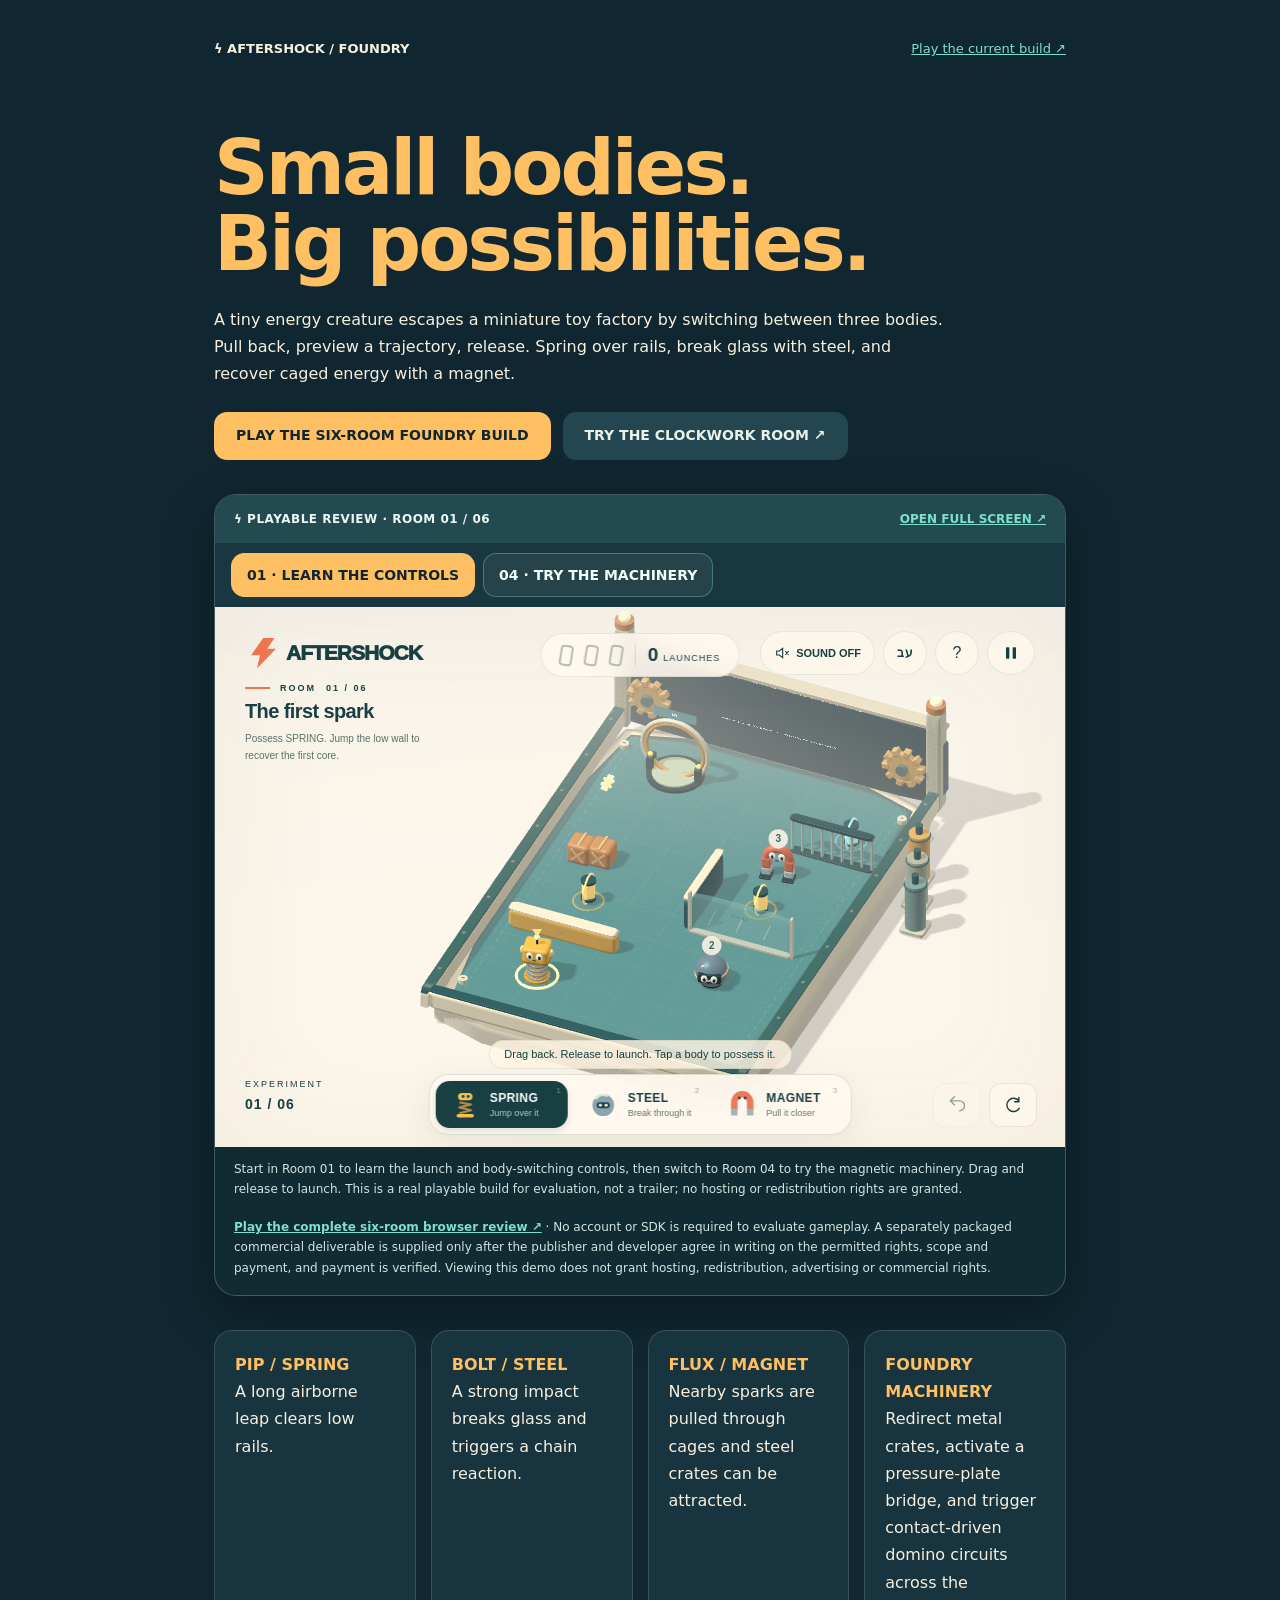
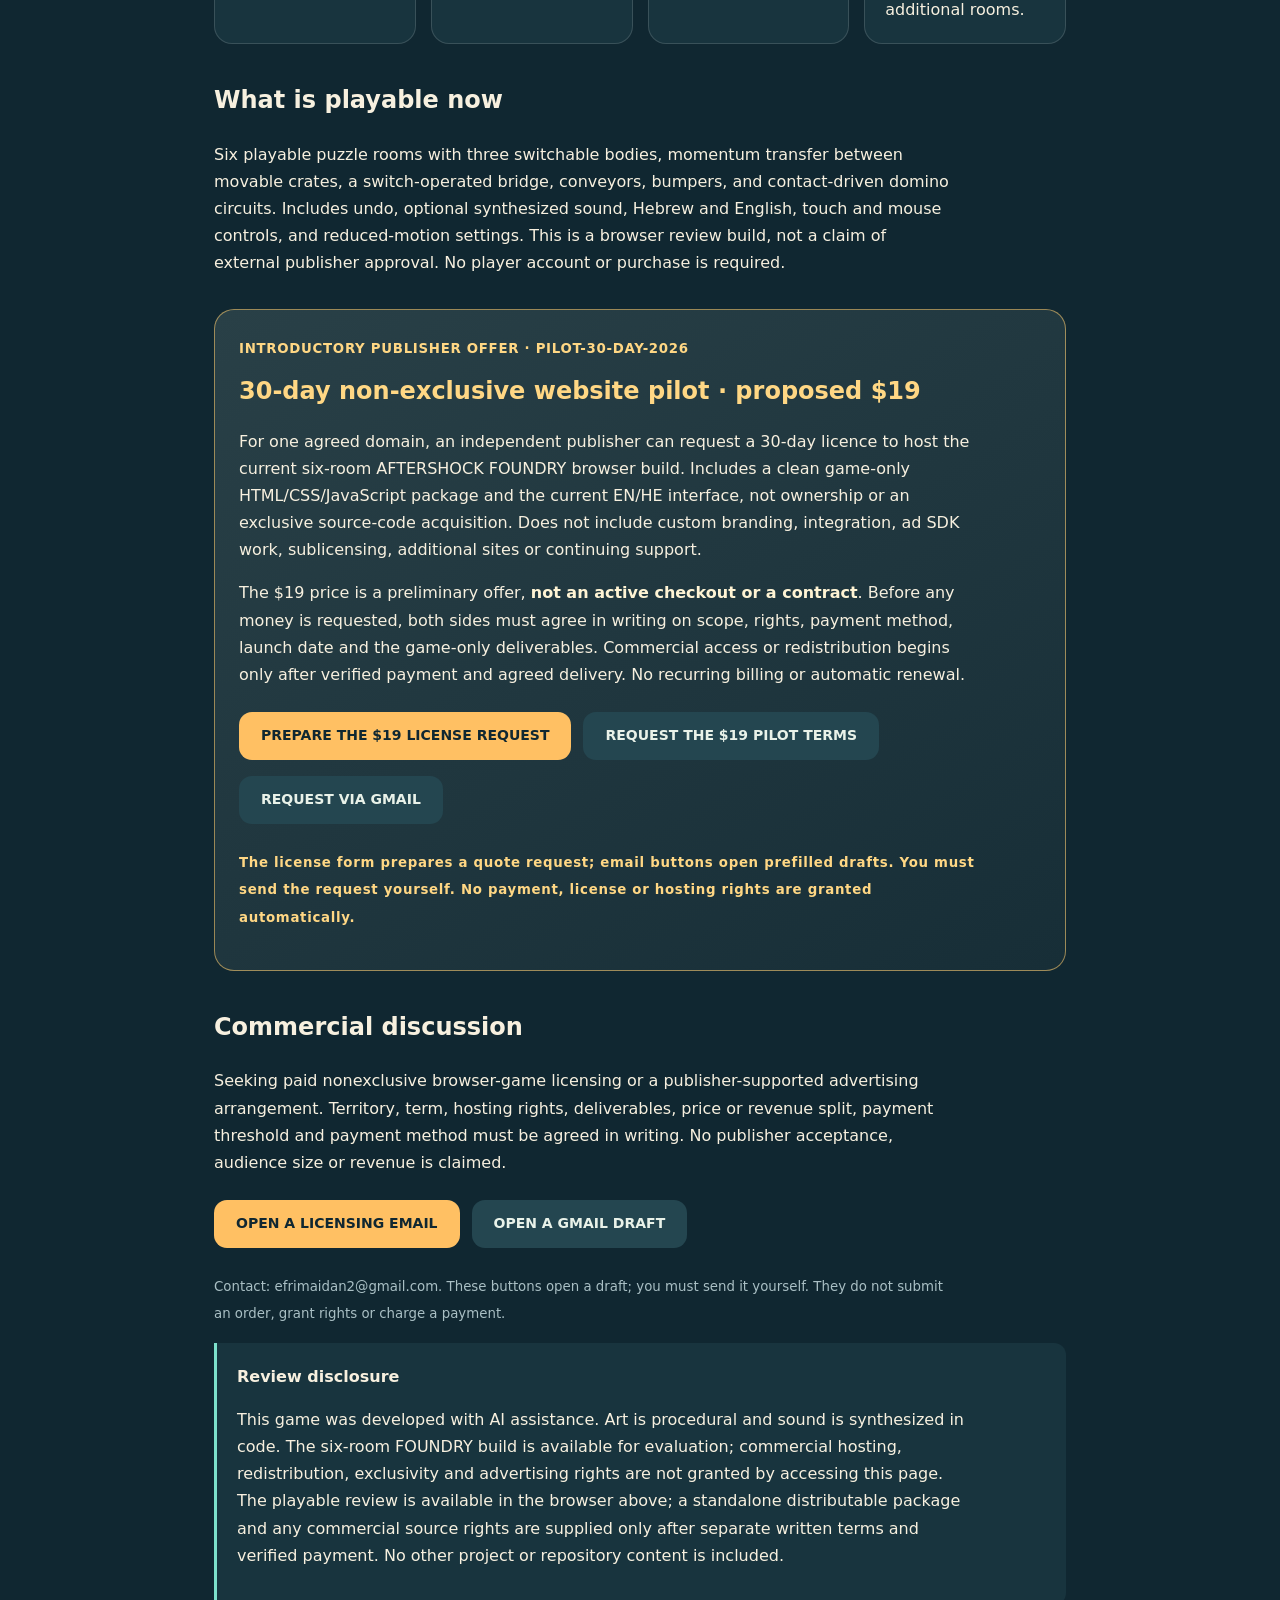
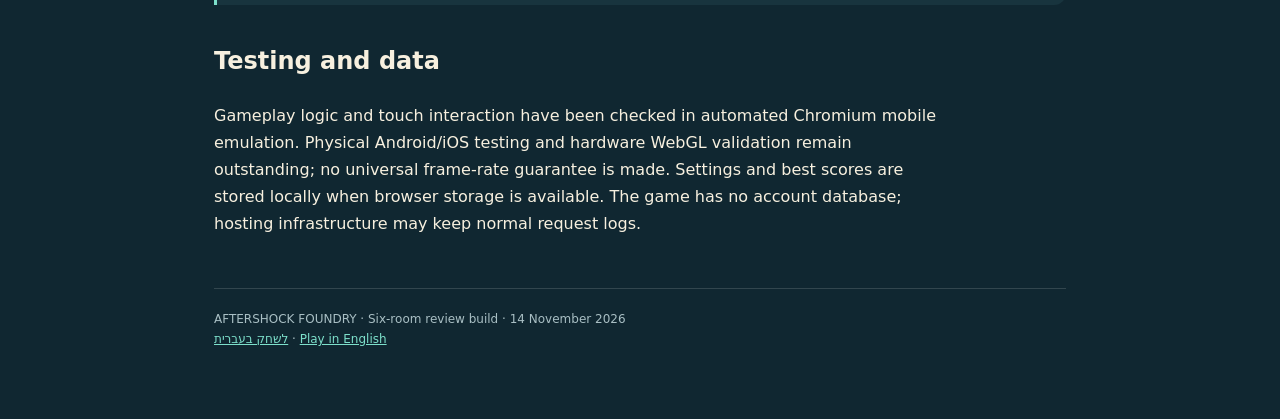
<file: pulse-grid/aftershock/studio.html>
<!doctype html><html lang="en"><head><meta charset="utf-8"><meta name="viewport" content="width=device-width,initial-scale=1"><title>AFTERSHOCK — Publisher review</title><link rel="canonical" href="https://pulse-grid-arcade.onrender.com/aftershock/studio.html"><meta name="robots" content="index,follow"><meta property="og:type" content="website"><meta property="og:site_name" content="PULSE ARCADE"><meta property="og:title" content="AFTERSHOCK FOUNDRY — Play the six-room publisher demo"><meta property="og:description" content="Try six playable physics escape rooms in your browser, then request terms for a non-exclusive publisher license. AI-assisted development disclosed; no rights granted by preview."><meta property="og:url" content="https://pulse-grid-arcade.onrender.com/aftershock/studio.html"><meta name="twitter:card" content="summary"><meta name="twitter:title" content="AFTERSHOCK FOUNDRY — Publisher playable demo"><meta name="twitter:description" content="Six-room browser physics puzzle, live playable review, 30-day licensing inquiry. No checkout or automatic rights."><meta name="description" content="AFTERSHOCK FOUNDRY: six-room HTML5 physics puzzle with three switchable bodies, magnetic crates, a moving bridge and domino circuits. Play the review build and inquire about nonexclusive licensing."><style>*{box-sizing:border-box}body{margin:0;background:#102731;color:#f7f0df;font:16px/1.7 system-ui,sans-serif}main{max-width:900px;margin:auto;padding:38px 24px 70px}a{color:#7de0cb}nav{display:flex;justify-content:space-between;gap:20px;font-size:13px}small{color:#a9bfc4}h1{font-size:clamp(40px,8vw,76px);line-height:1;letter-spacing:-3px;margin:70px 0 24px;color:#ffc063}h2{font-size:24px;margin-top:36px}p{max-width:740px}.cards{display:grid;grid-template-columns:repeat(4,1fr);gap:15px;margin:30px 0}.cards article{padding:20px;border:1px solid #ffffff24;border-radius:18px;background:#18343e}.cards strong{display:block;color:#ffc063}button,.button{display:inline-block;padding:15px 22px;background:#ffc063;color:#102731;border:0;border-radius:13px;font:700 14px system-ui;text-decoration:none;cursor:pointer;margin:8px 12px 8px 0;min-height:48px}.secondary{background:#244650;color:#e9f2e9}.note{padding:20px;background:#18343e;border-left:3px solid #7de0cb;border-radius:0 12px 12px 0}footer{border-top:1px solid #ffffff24;margin-top:50px;padding-top:20px;font-size:12px;color:#a9bfc4}a:focus-visible,button:focus-visible{outline:3px solid #7de0cb;outline-offset:4px}@media(max-width:600px){.cards{grid-template-columns:1fr}h1{margin-top:45px}}
@media(min-width:601px) and (max-width:850px){.cards{grid-template-columns:repeat(2,1fr)}}
.offer{border:1px solid #f0c26a99;border-radius:20px;padding:24px;background:linear-gradient(150deg,#294047,#172e37);margin-top:32px}.offer small{font-weight:750;color:#ffd784;letter-spacing:.7px}.offer h2{margin:10px 0 14px;color:#ffd784}.offer strong{color:#fff4d4}.preview-shell{margin:26px 0 34px;border:1px solid #ffffff38;border-radius:22px;overflow:hidden;background:#102b32;box-shadow:0 18px 50px #0005}.preview-head{display:flex;justify-content:space-between;align-items:center;flex-wrap:wrap;gap:10px;padding:14px 19px;background:#244a51;color:#e8f8f2;font-size:12px;font-weight:800;letter-spacing:.5px}.preview-head a{font-weight:650;letter-spacing:0}.preview-shell iframe{display:block;width:100%;height:540px;border:0;background:#f3ede2}.preview-switch{display:flex;flex-wrap:wrap;gap:8px;padding:10px 16px;background:#193740}.preview-switch button{margin:0;min-height:44px;padding:10px 15px;border:1px solid #7de0cb5a;color:#f2fff9;background:#26434a}.preview-switch button[aria-pressed="true"]{background:#ffc063;color:#102731;border-color:#ffc063}.preview-switch button:focus-visible{outline:3px solid #7de0cb;outline-offset:2px}.preview-foot{font-size:12px;color:#d4e4e0;padding:12px 19px 17px;margin:0;max-width:none}@media(max-width:600px){.preview-shell iframe{height:610px}.preview-head{font-size:11px}}</style></head><body><main><nav><b>ϟ AFTERSHOCK / FOUNDRY</b><a href="foundry.html">Play the current build ↗</a></nav><h1>Small bodies.<br>Big possibilities.</h1><p>A tiny energy creature escapes a miniature toy factory by switching between three bodies. Pull back, preview a trajectory, release. Spring over rails, break glass with steel, and recover caged energy with a magnet.</p><a class="button" href="foundry.html">PLAY THE SIX-ROOM FOUNDRY BUILD</a><a class="button secondary" href="foundry.html?room=4">TRY THE CLOCKWORK ROOM ↗</a><section class="preview-shell" aria-label="Playable publisher preview"><div class="preview-head"><span id="previewRoomLabel">ϟ PLAYABLE REVIEW · ROOM 01 / 06</span><a id="previewFullScreen" href="foundry.html?room=1&amp;lang=en" target="_blank" rel="noopener">OPEN FULL SCREEN ↗</a></div><div class="preview-switch" role="group" aria-label="Choose a publisher review room"><button type="button" data-preview-room="1" aria-pressed="true">01 · LEARN THE CONTROLS</button><button type="button" data-preview-room="4" aria-pressed="false">04 · TRY THE MACHINERY</button></div><iframe id="playablePreview" title="Play AFTERSHOCK FOUNDRY — First Escape" src="foundry.html?room=1&amp;lang=en&amp;preview=1" loading="lazy" allowfullscreen></iframe><p class="preview-foot">Start in Room 01 to learn the launch and body-switching controls, then switch to Room 04 to try the magnetic machinery. Drag and release to launch. This is a real playable build for evaluation, not a trailer; no hosting or redistribution rights are granted.</p><p class="preview-foot" style="padding-top:0"><a href="foundry.html?room=1&amp;lang=en" target="_blank" rel="noopener" style="font-weight:800">Play the complete six-room browser review ↗</a> · No account or SDK is required to evaluate gameplay. A separately packaged commercial deliverable is supplied only after the publisher and developer agree in writing on the permitted rights, scope and payment, and payment is verified. Viewing this demo does not grant hosting, redistribution, advertising or commercial rights.</p></section><div class="cards"><article><strong>PIP / SPRING</strong>A long airborne leap clears low rails.</article><article><strong>BOLT / STEEL</strong>A strong impact breaks glass and triggers a chain reaction.</article><article><strong>FLUX / MAGNET</strong>Nearby sparks are pulled through cages and steel crates can be attracted.</article><article><strong>FOUNDRY MACHINERY</strong>Redirect metal crates, activate a pressure-plate bridge, and trigger contact-driven domino circuits across the additional rooms.</article></div><h2>What is playable now</h2><p>Six playable puzzle rooms with three switchable bodies, momentum transfer between movable crates, a switch-operated bridge, conveyors, bumpers, and contact-driven domino circuits. Includes undo, optional synthesized sound, Hebrew and English, touch and mouse controls, and reduced-motion settings. This is a browser review build, not a claim of external publisher approval. No player account or purchase is required.</p><section class="offer" id="pilot"><small>INTRODUCTORY PUBLISHER OFFER · PILOT-30-DAY-2026</small><h2>30-day non-exclusive website pilot · proposed $19</h2><p>For one agreed domain, an independent publisher can request a 30-day licence to host the current six-room AFTERSHOCK FOUNDRY browser build. Includes a clean game-only HTML/CSS/JavaScript package and the current EN/HE interface, not ownership or an exclusive source-code acquisition. Does not include custom branding, integration, ad SDK work, sublicensing, additional sites or continuing support.</p><p>The $19 price is a preliminary offer, <strong>not an active checkout or a contract</strong>. Before any money is requested, both sides must agree in writing on scope, rights, payment method, launch date and the game-only deliverables. Commercial access or redistribution begins only after verified payment and agreed delivery. No recurring billing or automatic renewal.</p><a class="button" href="/license-order.html?offer=aftershock">PREPARE THE $19 LICENSE REQUEST</a><a class="button secondary" href="mailto:efrimaidan2@gmail.com?subject=AFTERSHOCK%20-%2030-day%20one-domain%20pilot%20quote%20(%2419%20proposed)&amp;body=Hello%2C%20I%20would%20like%20to%20request%20the%20AFTERSHOCK%20introductory%20pilot%20terms.%0ACompany%20%2F%20contact%3A%0AWebsite%20domain%3A%0APlanned%20start%20date%3A%0ARelevant%20country%3A%0AQuestions%3A">REQUEST THE $19 PILOT TERMS</a><a class="button secondary" href="https://mail.google.com/mail/?view=cm&amp;fs=1&amp;to=efrimaidan2%40gmail.com&amp;su=AFTERSHOCK%20-%2030-day%20one-domain%20pilot%20quote%20(%2419%20proposed)&amp;body=Hello%2C%20I%20would%20like%20to%20request%20the%20AFTERSHOCK%20introductory%20pilot%20terms.%0ACompany%20%2F%20contact%3A%0AWebsite%20domain%3A%0APlanned%20start%20date%3A%0ARelevant%20country%3A%0AQuestions%3A" rel="noopener noreferrer" target="_blank">REQUEST VIA GMAIL</a><p><small>The license form prepares a quote request; email buttons open prefilled drafts. You must send the request yourself. No payment, license or hosting rights are granted automatically.</small></p></section><h2>Commercial discussion</h2><p>Seeking paid nonexclusive browser-game licensing or a publisher-supported advertising arrangement. Territory, term, hosting rights, deliverables, price or revenue split, payment threshold and payment method must be agreed in writing. No publisher acceptance, audience size or revenue is claimed.</p><a class="button" href="mailto:efrimaidan2@gmail.com?subject=AFTERSHOCK%20%E2%80%94%20publisher%20licensing%20inquiry">OPEN A LICENSING EMAIL</a><a class="button secondary" href="https://mail.google.com/mail/?view=cm&amp;fs=1&amp;to=efrimaidan2%40gmail.com&amp;su=AFTERSHOCK%20publisher%20licensing%20inquiry" target="_blank" rel="noopener noreferrer">OPEN A GMAIL DRAFT</a><p><small>Contact: efrimaidan2@gmail.com. These buttons open a draft; you must send it yourself. They do not submit an order, grant rights or charge a payment.</small></p><div class="note"><strong>Review disclosure</strong><p>This game was developed with AI assistance. Art is procedural and sound is synthesized in code. The six-room FOUNDRY build is available for evaluation; commercial hosting, redistribution, exclusivity and advertising rights are not granted by accessing this page. The playable review is available in the browser above; a standalone distributable package and any commercial source rights are supplied only after separate written terms and verified payment. No other project or repository content is included.</p></div><h2>Testing and data</h2><p>Gameplay logic and touch interaction have been checked in automated Chromium mobile emulation. Physical Android/iOS testing and hardware WebGL validation remain outstanding; no universal frame-rate guarantee is made. Settings and best scores are stored locally when browser storage is available. The game has no account database; hosting infrastructure may keep normal request logs.</p><footer>AFTERSHOCK FOUNDRY · Six-room review build · 14 November 2026<br><a href="foundry.html">לשחק בעברית</a> · <a href="foundry.html?lang=en">Play in English</a></footer></main><script>(()=>{"use strict";const frame=document.getElementById("playablePreview"),full=document.getElementById("previewFullScreen"),title=document.getElementById("previewRoomLabel");const buttons=Array.from(document.querySelectorAll("[data-preview-room]"));const rooms={"1":{name:"First Escape",label:"01"},"4":{name:"The Clockwork Shift",label:"04"}};buttons.forEach(button=>button.addEventListener("click",()=>{const id=button.dataset.previewRoom,room=rooms[id];if(!room||button.getAttribute("aria-pressed")==="true")return;const url="foundry.html?room="+id+"&lang=en";frame.src=url+"&preview=1";frame.title="Play AFTERSHOCK FOUNDRY — "+room.name;full.href=url;title.textContent="ϟ PLAYABLE REVIEW · ROOM "+room.label+" / 06";buttons.forEach(b=>b.setAttribute("aria-pressed",String(b===button)));}));})();</script></body></html>
</file>
<file: pulse-grid/aftershock/style.css>
:root{--night:#102731;--ink:#122c35;--cream:#f7f0df;--muted:#9bb0b6;--sun:#ffc063;--mint:#7de0cb;--coral:#f8866a;--line:#ffffff22}*{box-sizing:border-box}html,body{margin:0;width:100%;height:100%;overflow:hidden;overscroll-behavior:none}body{background:var(--night);color:var(--cream);font-family:Inter,'Arial',sans-serif;-webkit-font-smoothing:antialiased}button,a,input{-webkit-tap-highlight-color:transparent}button{font:inherit;color:inherit;cursor:pointer}button:disabled{opacity:.3;cursor:default}button:focus-visible,a:focus-visible{outline:3px solid var(--mint);outline-offset:5px}button{touch-action:manipulation}button svg{width:22px;height:22px;fill:none;stroke:currentColor;stroke-width:1.7;stroke-linecap:round;stroke-linejoin:round}[hidden]{display:none!important}#app{height:100dvh;position:relative;isolation:isolate}#scene{position:absolute;width:100%;height:100%;left:0;top:0;display:block;outline:none;touch-action:none;cursor:grab}#scene:active{cursor:grabbing}.is-home #scene{left:27%;width:73%}#vignette{pointer-events:none;position:absolute;inset:0;background:radial-gradient(ellipse at 50% 45%,transparent 34%,#081a2144 100%)}.is-home #vignette{background:linear-gradient(90deg,#102731 0%,#102731ee 27%,#10273166 43%,transparent 63%),linear-gradient(0deg,#102731 0%,transparent 18%)}header{position:absolute;inset:0 0 auto;height:84px;padding:0 38px;display:flex;align-items:center;justify-content:space-between;z-index:20;pointer-events:none}header>*{pointer-events:auto}.wordmark{display:flex;align-items:center;gap:10px;font-size:14px;font-weight:900;letter-spacing:2px;color:var(--cream);text-decoration:none;direction:ltr}.wordmark svg{fill:var(--sun);width:25px;height:32px}.edition{font-size:9px;letter-spacing:0;padding:4px;border:1px solid var(--line);color:var(--muted);border-radius:5px;margin-inline-start:4px}nav{display:flex;gap:9px}.icon{border:1px solid var(--line);background:#112b36cc;backdrop-filter:blur(10px);width:42px;height:42px;border-radius:13px;display:inline-flex;align-items:center;justify-content:center;transition:background .18s,transform .18s}.icon:hover{background:#284650;transform:translateY(-1px)}#home{position:absolute;inset:0;pointer-events:none}.home-copy{position:absolute;inset-inline-start:7%;top:18%;pointer-events:auto}.eyebrow{display:flex;align-items:center;gap:8px;font-size:10px;letter-spacing:2.6px;font-weight:700;color:var(--sun)}.live-dot{width:6px;height:6px;border-radius:50%;background:var(--sun);box-shadow:0 0 14px #ffc06366}h1{font-family:'Arial Black',Inter,Arial,sans-serif;font-size:clamp(66px,7.8vw,120px);font-weight:950;letter-spacing:-7px;line-height:.83;margin:30px 0 24px;position:relative;direction:ltr;text-align:left}h1 span{color:var(--sun)}h1 sup{font-family:Arial;font-size:27px;position:absolute;top:-3px;right:-26px;font-weight:400}.tagline{font-size:26px;font-weight:700;line-height:1.2;letter-spacing:-.7px;margin:0 0 15px}.intro{font-size:14px;line-height:1.65;color:#aac0c7;margin:0 0 26px}.primary{border:0;border-radius:16px;padding:17px 23px;background:var(--sun);color:var(--ink);box-shadow:0 7px 0 #b8763633,0 15px 40px #0003;display:flex;align-items:center;justify-content:space-between;gap:28px;font-size:12px;letter-spacing:1.3px;font-weight:900;min-height:56px;transition:transform .2s,background .2s}.primary:hover{background:#ffd18b;transform:translateY(-2px)}.primary:active{transform:translateY(2px)}.smallprint{font-size:10px;color:#91a9b1;margin:15px 0 30px;letter-spacing:.2px}.cast{display:flex;gap:24px;direction:ltr}.cast span{display:flex;gap:8px;align-items:center;font-size:9px;letter-spacing:2px;font-weight:800;color:#a8bac0}.mini{display:inline-block;width:10px;height:10px;border-radius:3px;transform:rotate(-12deg)}.mini.spring{background:var(--sun)}.mini.steel{background:#b8d6e0;border-radius:50%}.mini.magnet{background:var(--mint);border-radius:3px 3px 8px 8px}.home-caption{position:absolute;bottom:8%;inset-inline-end:7%;display:flex;flex-direction:column;gap:8px;text-align:end}.home-caption span{font-size:9px;font-weight:800;color:var(--sun);letter-spacing:3px}.home-caption b{font-size:13px;font-weight:400;color:#c4d2d6}.studio-link{position:absolute;bottom:27px;inset-inline-start:38px;pointer-events:auto;color:#9cb3bc;font-size:10px;text-decoration:none;letter-spacing:.4px}.studio-link:hover{color:var(--sun)}.room-info{position:absolute;top:95px;inset-inline-start:38px;pointer-events:none}.room-info h2{font-size:26px;letter-spacing:-.7px;margin:9px 0}.room-info p{font-size:11px;color:#9cb4bd;margin:0;max-width:230px;line-height:1.6}.objective{position:absolute;top:99px;inset-inline-end:38px;display:flex;align-items:center;gap:13px;background:#112b36bb;padding:13px 17px;border:1px solid var(--line);border-radius:15px;backdrop-filter:blur(12px)}.objective span{font-size:11px;color:#c7d8db}.cells{display:flex;gap:7px;direction:ltr}.cells i{width:11px;height:11px;border:1.5px solid #6b818a;border-radius:3px;transform:rotate(45deg);transition:background .2s}.cells i.taken{background:var(--sun);border-color:var(--sun);box-shadow:0 0 16px #ffc06366}#labels{position:absolute;inset:0;pointer-events:none}.world-label{position:absolute;transform:translate(-50%,-50%);white-space:nowrap;padding:4px 7px;font-size:8px;letter-spacing:1px;background:#102731c9;border:1px solid #ffffff20;border-radius:5px;font-weight:800;color:#f7f0df;direction:ltr}.world-label.exit{color:var(--mint);font-size:9px;letter-spacing:2px}.world-label.factory{background:transparent;border:0;letter-spacing:3px;color:#102731;font-size:11px;font-weight:900}.is-home .world-label{display:none}.bottom{position:absolute;bottom:18px;left:50%;width:min(680px,calc(100% - 44px));transform:translateX(-50%)}#guidance{margin:0 auto 12px;width:max-content;max-width:100%;background:#102731cc;padding:9px 16px;border-radius:10px;backdrop-filter:blur(10px);font-size:12px;line-height:1.5;color:#dde6e5;text-align:center}.control-bar{background:#18323ceb;backdrop-filter:blur(24px);border:1px solid #ffffff28;border-radius:20px;padding:13px 16px;display:flex;justify-content:space-between;gap:12px;align-items:center;box-shadow:0 12px 40px #0003}.body-badge{display:flex;gap:12px;align-items:center;min-width:0}.body-icon{width:42px;height:42px;background:var(--sun);border-radius:13px;position:relative;flex-shrink:0;box-shadow:inset 0 -5px 0 #0002}.body-icon::before{content:'';position:absolute;left:8px;top:13px;width:26px;height:13px;border-radius:6px;background:#18323c}.body-icon::after{content:'••';font-size:20px;letter-spacing:5px;position:absolute;top:5px;left:11px;color:#f6f1df}.body-icon.steel{background:#b8d6e0;border-radius:50%}.body-icon.magnet{background:var(--mint)}.body-badge b{display:block;font-size:12px;letter-spacing:2px;direction:ltr}.body-badge span:not(.body-icon){display:block;font-size:10px;color:#a2b8bf;margin-top:5px;line-height:1.4}.control-right{display:flex;gap:8px;align-items:center}.move-count{text-align:center;margin-inline-end:10px;min-width:50px;display:flex;flex-direction:column}.move-count b{font-size:22px;line-height:1.2;font-weight:400;font-variant-numeric:tabular-nums}.move-count span{font-size:7px;letter-spacing:1.4px;color:#9eb4bb;margin-top:4px}.control-bar .icon{background:#ffffff06;border-color:#ffffff17}.input-help{text-align:center;font-size:10px;color:#a0b6bc;margin:12px 0 0;line-height:1.5}#toast{position:absolute;top:165px;left:50%;transform:translate(-50%,-10px);border:1px solid #ffffff35;border-radius:99px;background:var(--cream);color:var(--ink);padding:10px 20px;font-size:12px;font-weight:700;opacity:0;transition:opacity .2s,transform .2s;pointer-events:none;max-width:90%;text-align:center}#toast.show{opacity:1;transform:translate(-50%,0)}#aimBadge{position:absolute;top:30%;left:50%;transform:translateX(-50%);background:#17333be8;border:1px solid #7de0cb55;padding:10px 16px;display:flex;align-items:center;gap:9px;font-size:11px;border-radius:99px;white-space:nowrap;pointer-events:none}.aim-dot{width:6px;height:6px;border-radius:50%;background:var(--mint)}.modal{position:absolute;inset:0;z-index:40;background:#08181bd9;backdrop-filter:blur(14px);display:flex;align-items:center;justify-content:center;padding:22px}.modal-card{background:var(--cream);color:var(--ink);border-radius:28px;padding:40px;max-width:460px;width:100%;max-height:90dvh;overflow:auto;position:relative;box-shadow:0 30px 90px #0005;animation:enter .24s ease-out}.close{position:absolute;inset-inline-end:16px;top:16px;background:#122c3509;border-color:#122c351a;color:var(--ink);font-size:25px;width:32px;height:32px;border-radius:10px}.close:hover{background:#122c3520}.modal-card .eyebrow{color:#84613d;justify-content:center}.modal-card h2{font-size:30px;letter-spacing:-1px;text-align:center;margin:12px 0 10px;line-height:1.12}.modal-card p{font-size:13px;line-height:1.7;color:#587077;text-align:center}.modal-card .primary{width:100%;justify-content:center;margin-top:24px}.secondary{background:none;color:var(--ink);border:1px solid #122c3530;border-radius:13px;padding:13px 20px;font-size:12px;min-height:44px;font-weight:700}.modal-card .secondary{width:100%;margin-top:12px}.room-button{width:100%;display:flex;align-items:center;gap:15px;padding:17px;background:#e9e6d9;border:1px solid #122c3510;border-radius:15px;color:var(--ink);margin-top:12px;text-align:start}.room-button:hover{background:#dfdfcf}.room-button strong{font-size:24px;font-weight:400;color:#8b9d9a;min-width:35px}.room-button b{display:block;font-size:14px}.room-button small{display:block;color:#697e7f;font-size:10px;margin-top:6px}.setting-row{display:flex;justify-content:space-between;align-items:center;padding:18px 0;border-bottom:1px solid #122c3515;font-size:13px;gap:15px}.setting-row button{color:var(--ink);background:#e4e5d8;border:0;border-radius:9px;padding:9px 13px;font-size:11px;min-height:36px;font-weight:700}.stars{display:flex;justify-content:center;gap:13px;direction:ltr;margin:8px 0 24px}.star{font-size:45px;color:#bec6bb;text-shadow:0 2px 0 #0001}.star.earned{color:#e89f3e}.results{display:grid;grid-template-columns:1fr 1fr;border-top:1px solid #122c351a;border-bottom:1px solid #122c351a;padding:19px 0;margin:22px 0}.results div{text-align:center}.results div+div{border-inline-start:1px solid #122c351a}.results b{font-size:27px;font-weight:500;display:block;font-variant-numeric:tabular-nums}.results span{font-size:9px;letter-spacing:1px;color:#648078;display:block;margin-top:7px}.win-spark{font-size:40px;color:#e7a13f;text-align:center;margin-bottom:12px}#loading{position:absolute;inset:0;z-index:50;background:var(--night);display:flex;align-items:center;justify-content:center;flex-direction:column;gap:22px}#loading span{font-size:9px;letter-spacing:3px;color:#b7c7c9}.loading-spark{color:var(--sun);font-size:64px;animation:breathe 1s infinite alternate}.error{position:absolute;inset:0;z-index:60;background:var(--night);display:flex;align-items:center;justify-content:center;padding:30px}.error>div{max-width:440px}.error p{color:var(--muted);line-height:1.7}html[dir=rtl] .home-copy{inset-inline-start:auto;left:7%;text-align:right}html[dir=rtl] .tagline,html[dir=rtl] .intro{direction:rtl}html[dir=rtl] .eyebrow{letter-spacing:.5px}html[dir=rtl] .primary{letter-spacing:0}html[dir=rtl] header{direction:ltr}html[dir=rtl] .home-caption{inset-inline-end:7%;right:7%;left:auto;text-align:right}html[dir=rtl] .body-badge b{direction:ltr;text-align:right}html[dir=rtl] .smallprint{letter-spacing:0}@keyframes enter{from{transform:translateY(12px);opacity:0}to{transform:translateY(0);opacity:1}}@keyframes breathe{to{transform:scale(1.12);opacity:.5}}@media(max-height:720px) and (min-width:701px){.home-copy{top:17%}h1{font-size:82px;margin:20px 0}.tagline{font-size:22px}.intro{margin-bottom:18px}.smallprint{margin-bottom:18px}.home-caption{bottom:6%}.bottom{bottom:10px}.room-info{top:76px}.objective{top:81px}header{height:68px}}@media(max-width:700px){header{height:68px;padding:0 18px}.wordmark{font-size:11px;letter-spacing:1.4px;gap:6px}.wordmark svg{width:20px;height:25px}.edition{display:none}nav{gap:6px}.icon{width:38px;height:38px;border-radius:11px}.is-home #scene{left:0;width:100%;height:64%;top:28%}.is-home #vignette{background:linear-gradient(0deg,#102731 0%,transparent 19%,transparent 58%,#102731 81%)}.home-copy{inset-inline-start:25px;top:94px;right:25px;text-align:center;pointer-events:none}.home-copy .eyebrow{justify-content:center;font-size:8px;letter-spacing:2px}h1{font-size:66px;line-height:.8;letter-spacing:-5px;margin:20px auto 14px;display:inline-block;text-align:center}h1 br{display:none}h1 span{display:block}h1 sup{font-size:16px;right:-16px}.tagline{font-size:17px;margin:0;line-height:1.25}.tagline br{display:none}.intro{display:none}.home-copy .primary{position:fixed;bottom:64px;left:25px;right:25px;width:calc(100% - 50px);justify-content:center;pointer-events:auto;min-height:57px}.smallprint{position:fixed;bottom:26px;left:0;width:100%;margin:0;font-size:9px}.cast{display:none}.home-caption{display:none}.studio-link{bottom:8px;left:0!important;right:0;text-align:center;font-size:8px;opacity:.7}.room-info{top:81px;inset-inline-start:19px}.room-info h2{font-size:20px;margin:6px 0}.room-info .eyebrow{font-size:8px;letter-spacing:2px}.room-info p{display:none}.objective{top:80px;inset-inline-end:18px;padding:11px;border-radius:12px;flex-direction:column;gap:7px}.objective span{font-size:8px}.cells{gap:7px}.cells i{width:10px;height:10px}.bottom{width:calc(100% - 26px);bottom:max(12px,env(safe-area-inset-bottom))}.control-bar{padding:10px 12px;border-radius:17px;gap:6px}.body-badge{gap:9px}.body-icon{width:34px;height:36px;border-radius:10px}.body-icon::before{left:6px;top:12px;width:23px;height:11px}.body-icon::after{font-size:18px;top:5px;left:9px;letter-spacing:4px}.body-badge b{font-size:10px}.body-badge span:not(.body-icon){font-size:8px;max-width:110px}.control-right{gap:5px}.control-bar .icon{width:33px;height:35px}.control-bar .icon svg{width:19px;height:19px}.move-count{margin-inline-end:3px;min-width:36px}.move-count b{font-size:19px}.move-count span{font-size:6px;letter-spacing:0}.input-help{font-size:9px;margin-top:10px}#guidance{font-size:10px;padding:8px 12px;margin-bottom:10px;max-width:92%;line-height:1.5}.world-label{font-size:7px;letter-spacing:.7px;padding:3px 5px}.world-label.factory{display:none}#toast{top:138px;font-size:11px;width:max-content;max-width:90%;padding:9px 15px}#aimBadge{top:25%;font-size:10px}.modal-card{padding:37px 25px 25px;border-radius:24px}.modal-card h2{font-size:27px}.modal-card p{font-size:12px}.stars{gap:10px}.star{font-size:38px}html[dir=rtl] .home-copy{left:25px;right:25px;text-align:center}}@media(max-height:560px){.room-info{top:68px}.room-info h2{font-size:17px}.room-info p{display:none}.objective{top:70px}.bottom{bottom:7px;width:min(610px,calc(100% - 30px))}.control-bar{padding:8px 12px}.input-help{display:none}#guidance{margin-bottom:6px;font-size:10px}.home-copy{top:80px}h1{font-size:58px;margin:15px 0}.tagline{font-size:18px}.intro,.cast{display:none}.smallprint{margin:12px 0}.home-caption{display:none}}@media(prefers-reduced-motion:reduce){*,*::before,*::after{animation:none!important;transition:none!important}}
</file>
